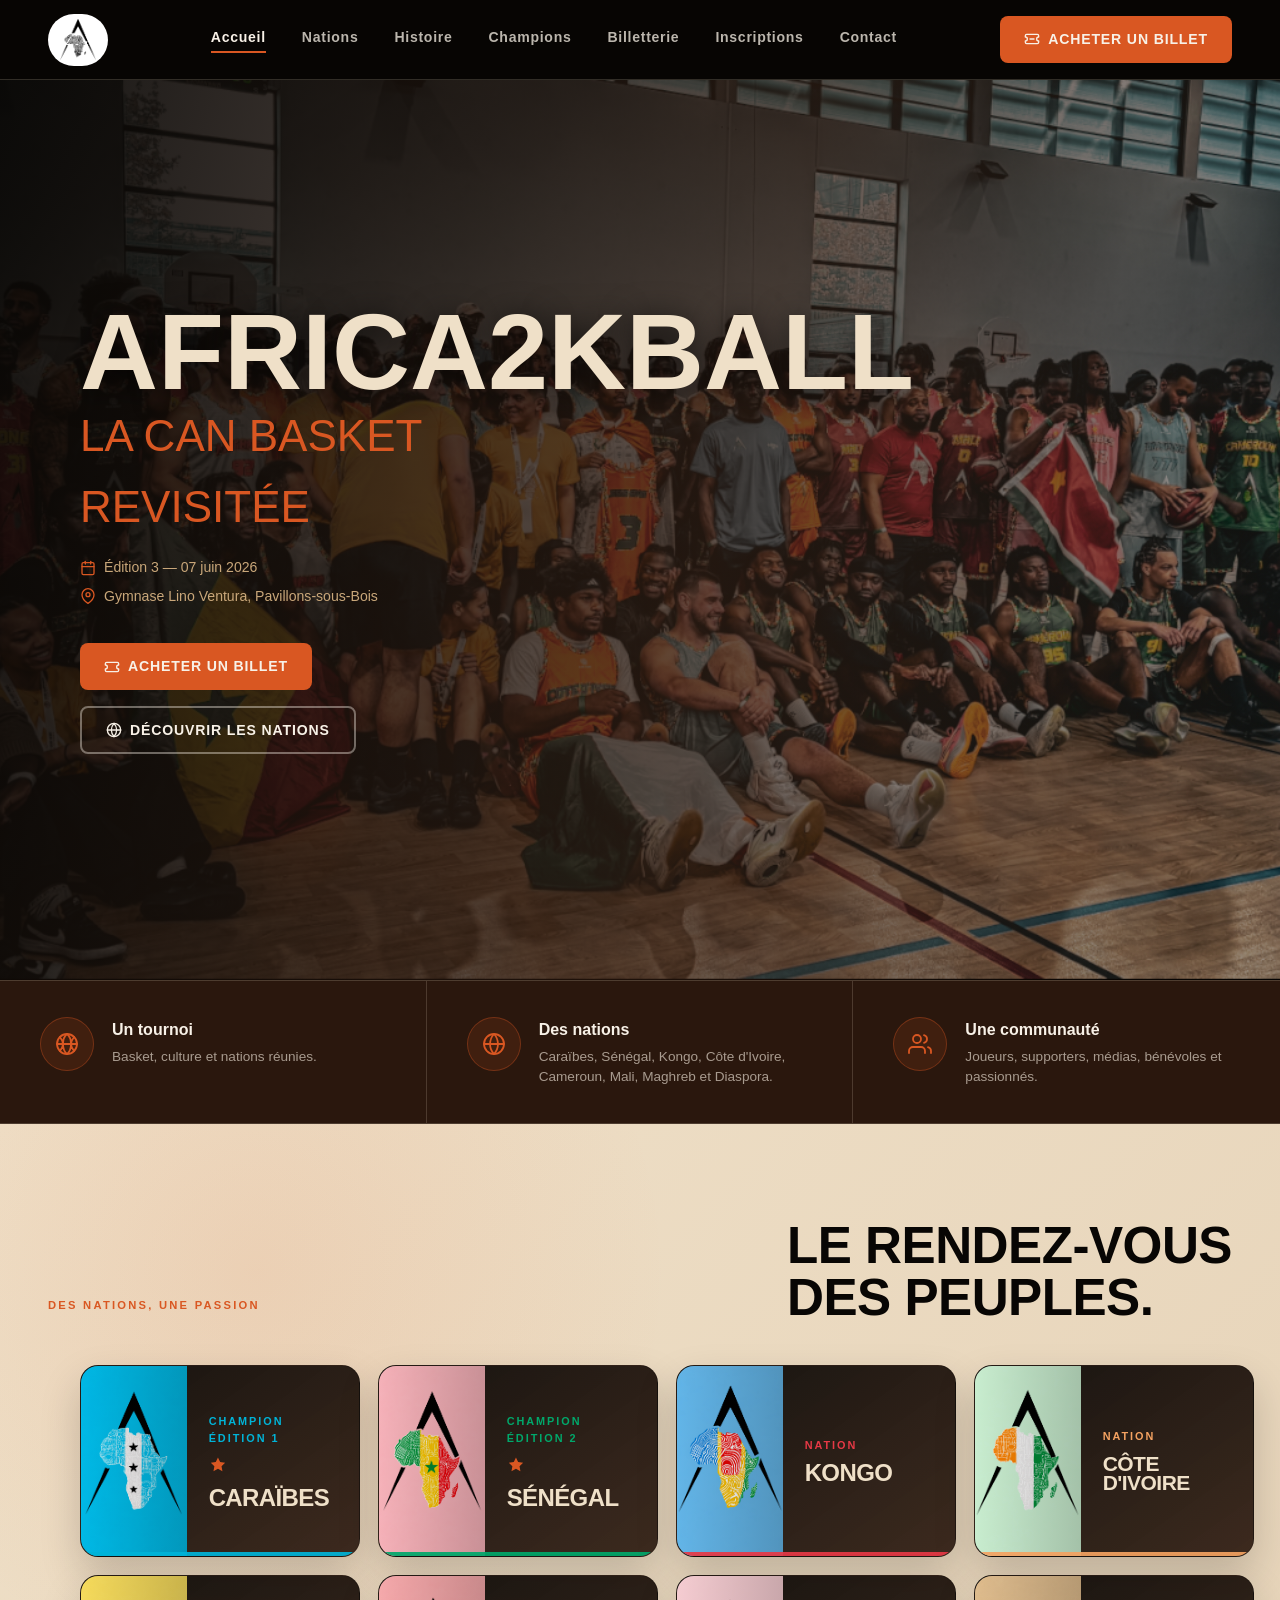
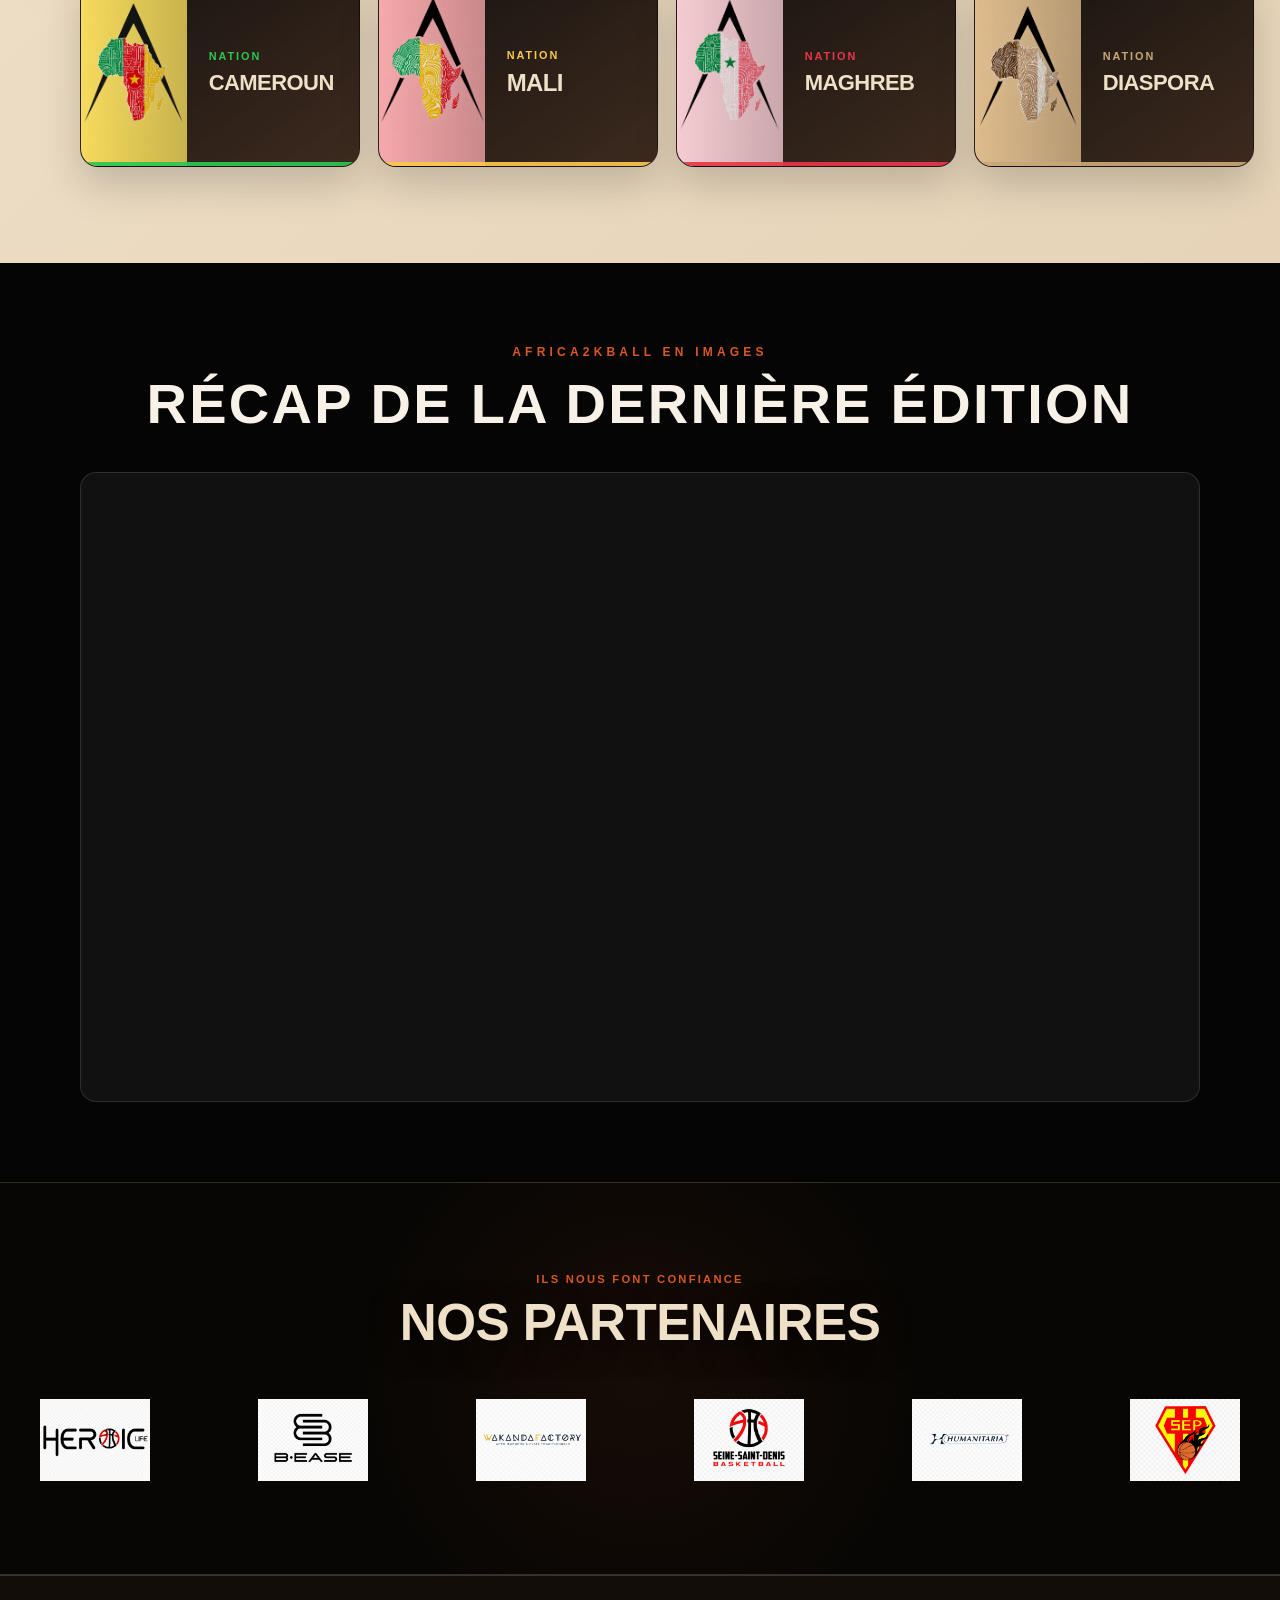
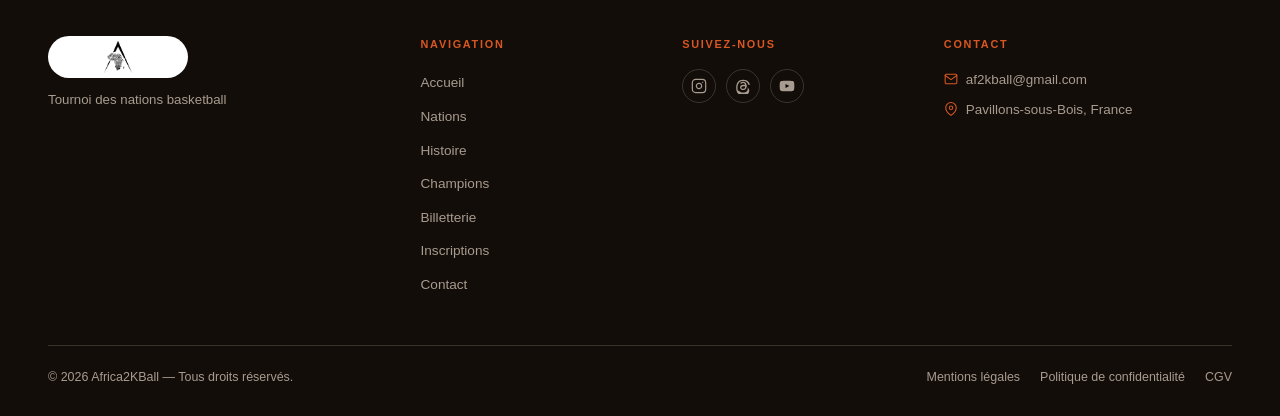
<file: index.html>
<!DOCTYPE html>
<html lang="fr">
<head>
  <meta charset="UTF-8" />
  <meta name="viewport" content="width=device-width, initial-scale=1.0" />
  <link rel="icon" type="image/png" href="assets/images/favicon.png?v=v31" />
  <link rel="apple-touch-icon" href="assets/images/apple-touch-icon.png?v=v31" />
  <title>Africa2KBall</title>
  <meta name="description" content="Africa2KBall — Tournoi des nations basketball. Édition 3 — 07 juin 2026 — Gymnase Lino Ventura, Pavillons-sous-Bois." />
  <meta property="og:type" content="website" />
  <meta property="og:url" content="https://africa2kball.com/" />
  <meta property="og:title" content="Africa2KBall — Tournoi des nations basketball" />
  <meta property="og:description" content="Africa2KBall — Tournoi des nations basketball. Édition 3 — 07 juin 2026 — Gymnase Lino Ventura, Pavillons-sous-Bois." />
  <meta property="og:image" content="https://africa2kball.com/assets/images/og-africa2kball.png" />
  <meta property="og:site_name" content="Africa2KBall" />
  <meta property="og:locale" content="fr_FR" />
  <meta name="twitter:card" content="summary_large_image" />
  <meta name="twitter:title" content="Africa2KBall — Tournoi des nations basketball" />
  <meta name="twitter:description" content="Africa2KBall — Tournoi des nations basketball. Édition 3 — 07 juin 2026 — Gymnase Lino Ventura, Pavillons-sous-Bois." />
  <meta name="twitter:image" content="https://africa2kball.com/assets/images/og-africa2kball.png" />
  <link rel="stylesheet" href="assets/css/style.css?v=menu-final-jsfix" />
  <script src="assets/js/main.js?v=menu-final-jsfix" defer></script>
</head>
<body>

<!-- ================================================================
     HEADER
================================================================ -->
<header class="header">
  <a href="index.html" class="header-logo">
    <img src="assets/images/logo-africa2kball.png" alt="Africa2KBall" />
  </a>
  <nav class="header-nav">
    <a href="index.html" class="active">Accueil</a>
    <a href="nations.html">Nations</a>
    <a href="histoire.html">Histoire</a>
    <a href="champions.html">Champions</a>
    <a href="billetterie.html">Billetterie</a>
    <a href="inscriptions.html">Inscriptions</a>
    <a href="contact.html">Contact</a>
  </nav>
  <div class="header-cta-wrap">
    <a href="billetterie.html" class="btn-primary">
      <svg width="16" height="16" viewBox="0 0 24 24" fill="none" stroke="currentColor" stroke-width="2" stroke-linecap="round" stroke-linejoin="round"><path d="M2 9a3 3 0 0 1 0 6v2a2 2 0 0 0 2 2h16a2 2 0 0 0 2-2v-2a3 3 0 0 1 0-6V7a2 2 0 0 0-2-2H4a2 2 0 0 0-2 2z"/><line x1="9" y1="12" x2="15" y2="12"/></svg>
      Acheter un billet
    </a>
  </div>
  <button class="burger" id="burger" type="button" aria-label="Ouvrir le menu de navigation" aria-expanded="false" data-mobile-menu-toggle>
    <span></span><span></span><span></span>
  </button>
</header>

<nav class="mobile-nav" id="mobileNav" aria-hidden="true" data-mobile-header-menu>
  <a href="index.html" class="active">Accueil</a>
  <a href="nations.html">Nations</a>
  <a href="histoire.html">Histoire</a>
  <a href="champions.html">Champions</a>
  <a href="billetterie.html">Billetterie</a>
  <a href="inscriptions.html">Inscriptions</a>
  <a href="contact.html">Contact</a>
  <a href="billetterie.html" class="btn-primary">Acheter un billet</a>
</nav>

<main>

<!-- ================================================================
     HERO
================================================================ -->
<section class="home-hero">
  <div class="page-hero-bg"></div>
  <div class="page-hero-overlay"></div>
  <div class="home-hero-inner">
    <h1 class="home-hero-title">AFRICA2KBALL</h1>
    <p class="home-hero-sub">La CAN Basket revisitée</p>
    <div class="home-hero-meta">
      <div class="event-meta-item">
        <svg width="16" height="16" viewBox="0 0 24 24" fill="none" stroke="currentColor" stroke-width="2" stroke-linecap="round" stroke-linejoin="round"><rect x="3" y="4" width="18" height="18" rx="2"/><line x1="16" y1="2" x2="16" y2="6"/><line x1="8" y1="2" x2="8" y2="6"/><line x1="3" y1="10" x2="21" y2="10"/></svg>
        Édition 3 &mdash; 07 juin 2026
      </div>
      <div class="event-meta-item">
        <svg width="16" height="16" viewBox="0 0 24 24" fill="none" stroke="currentColor" stroke-width="2" stroke-linecap="round" stroke-linejoin="round"><path d="M21 10c0 7-9 13-9 13s-9-6-9-13a9 9 0 0 1 18 0z"/><circle cx="12" cy="10" r="3"/></svg>
        Gymnase Lino Ventura, Pavillons-sous-Bois
      </div>
    </div>
    <div class="home-hero-actions">
      <a href="billetterie.html" class="btn-primary">
        <svg width="16" height="16" viewBox="0 0 24 24" fill="none" stroke="currentColor" stroke-width="2" stroke-linecap="round" stroke-linejoin="round"><path d="M2 9a3 3 0 0 1 0 6v2a2 2 0 0 0 2 2h16a2 2 0 0 0 2-2v-2a3 3 0 0 1 0-6V7a2 2 0 0 0-2-2H4a2 2 0 0 0-2 2z"/></svg>
        Acheter un billet
      </a>
      <a href="nations.html" class="btn-outline">
        <svg width="16" height="16" viewBox="0 0 24 24" fill="none" stroke="currentColor" stroke-width="2" stroke-linecap="round" stroke-linejoin="round"><circle cx="12" cy="12" r="10"/><line x1="2" y1="12" x2="22" y2="12"/><path d="M12 2a15.3 15.3 0 0 1 4 10 15.3 15.3 0 0 1-4 10 15.3 15.3 0 0 1-4-10 15.3 15.3 0 0 1 4-10z"/></svg>
        Découvrir les nations
      </a>
    </div>
  </div>
</section>

<!-- ================================================================
     TRIO BLOCS
================================================================ -->
<section class="home-trio">
  <div class="home-trio-grid">
    <div class="home-trio-item">
      <div class="trio-icon-wrap">
        <svg width="24" height="24" viewBox="0 0 24 24" fill="none" stroke="var(--orange)" stroke-width="1.8" stroke-linecap="round" stroke-linejoin="round"><circle cx="12" cy="12" r="10"/><path d="M4.93 4.93C6.93 7.5 8 9.63 8 12s-1.07 4.5-3.07 7.07M19.07 4.93C17.07 7.5 16 9.63 16 12s1.07 4.5 3.07 7.07M2 12h20M12 2c2.5 2 4 6 4 10s-1.5 8-4 10M12 2c-2.5 2-4 6-4 10s1.5 8 4 10"/></svg>
      </div>
      <div class="trio-text">
        <h3>Un tournoi</h3>
        <p>Basket, culture et nations réunies.</p>
      </div>
    </div>
    <div class="home-trio-item">
      <div class="trio-icon-wrap">
        <svg width="24" height="24" viewBox="0 0 24 24" fill="none" stroke="var(--orange)" stroke-width="1.8" stroke-linecap="round" stroke-linejoin="round"><circle cx="12" cy="12" r="10"/><line x1="2" y1="12" x2="22" y2="12"/><path d="M12 2a15.3 15.3 0 0 1 4 10 15.3 15.3 0 0 1-4 10 15.3 15.3 0 0 1-4-10 15.3 15.3 0 0 1 4-10z"/></svg>
      </div>
      <div class="trio-text">
        <h3>Des nations</h3>
        <p>Caraïbes, Sénégal, Kongo, Côte d'Ivoire, Cameroun, Mali, Maghreb et Diaspora.</p>
      </div>
    </div>
    <div class="home-trio-item">
      <div class="trio-icon-wrap">
        <svg width="24" height="24" viewBox="0 0 24 24" fill="none" stroke="var(--orange)" stroke-width="1.8" stroke-linecap="round" stroke-linejoin="round"><path d="M17 21v-2a4 4 0 0 0-4-4H5a4 4 0 0 0-4 4v2"/><circle cx="9" cy="7" r="4"/><path d="M23 21v-2a4 4 0 0 0-3-3.87"/><path d="M16 3.13a4 4 0 0 1 0 7.75"/></svg>
      </div>
      <div class="trio-text">
        <h3>Une communauté</h3>
        <p>Joueurs, supporters, médias, bénévoles et passionnés.</p>
      </div>
    </div>
  </div>
</section>

<!-- ================================================================
     NATIONS PREVIEW
================================================================ -->
<section class="nations-preview section">
  <div class="container">
    <div class="nations-preview-header">
      <p class="section-label">Des nations, une passion</p>
      <h2 class="section-title section-title--dark">Le rendez-vous<br>des peuples.</h2>
    </div>
    <div class="nations-cards-grid">

      <a href="nations.html" class="nation-showcase-card nation-showcase-card--caraibes">
        <div class="nation-showcase-flag">
          <img src="assets/images/flags/caraibes.png" alt="Drapeau Caraïbes" loading="lazy">
        </div>
        <div class="nation-showcase-content">
          <span class="nation-showcase-label">Champion Édition 1</span>
          <span class="champion-star champion-star--top" aria-label="Nation championne"><svg width="20" height="20" viewBox="0 0 24 24" fill="currentColor" aria-hidden="true"><path d="M12 2l2.9 6.1 6.7.9-4.8 4.7 1.2 6.6L12 17.1 6 20.3l1.2-6.6L2.4 9l6.7-.9L12 2z"/></svg></span>
          <strong>Caraïbes</strong>
        </div>
      </a>

      <a href="nations.html" class="nation-showcase-card nation-showcase-card--senegal">
        <div class="nation-showcase-flag">
          <img src="assets/images/flags/senegal.png" alt="Drapeau Sénégal" loading="lazy">
        </div>
        <div class="nation-showcase-content">
          <span class="nation-showcase-label">Champion Édition 2</span>
          <span class="champion-star champion-star--top" aria-label="Nation championne"><svg width="20" height="20" viewBox="0 0 24 24" fill="currentColor" aria-hidden="true"><path d="M12 2l2.9 6.1 6.7.9-4.8 4.7 1.2 6.6L12 17.1 6 20.3l1.2-6.6L2.4 9l6.7-.9L12 2z"/></svg></span>
          <strong>Sénégal</strong>
        </div>
      </a>

      <a href="nations.html" class="nation-showcase-card nation-showcase-card--kongo">
        <div class="nation-showcase-flag">
          <img src="assets/images/flags/kongo.png" alt="Drapeau Kongo" loading="lazy">
        </div>
        <div class="nation-showcase-content">
          <span class="nation-showcase-label">Nation</span>
          <strong>Kongo</strong>
        </div>
      </a>

      <a href="nations.html" class="nation-showcase-card nation-showcase-card--cdi">
        <div class="nation-showcase-flag">
          <img src="assets/images/flags/cote-ivoire.png" alt="Drapeau Côte d'Ivoire" loading="lazy">
        </div>
        <div class="nation-showcase-content">
          <span class="nation-showcase-label">Nation</span>
          <strong>Côte d'Ivoire</strong>
        </div>
      </a>

      <a href="nations.html" class="nation-showcase-card nation-showcase-card--cameroun">
        <div class="nation-showcase-flag">
          <img src="assets/images/flags/cameroun.png" alt="Drapeau Cameroun" loading="lazy">
        </div>
        <div class="nation-showcase-content">
          <span class="nation-showcase-label">Nation</span>
          <strong>Cameroun</strong>
        </div>
      </a>

      <a href="nations.html" class="nation-showcase-card nation-showcase-card--mali">
        <div class="nation-showcase-flag">
          <img src="assets/images/flags/mali.png" alt="Drapeau Mali" loading="lazy">
        </div>
        <div class="nation-showcase-content">
          <span class="nation-showcase-label">Nation</span>
          <strong>Mali</strong>
        </div>
      </a>

      <a href="nations.html" class="nation-showcase-card nation-showcase-card--maghreb">
        <div class="nation-showcase-flag">
          <img src="assets/images/flags/maghreb.png" alt="Drapeau Maghreb" loading="lazy">
        </div>
        <div class="nation-showcase-content">
          <span class="nation-showcase-label">Nation</span>
          <strong>Maghreb</strong>
        </div>
      </a>

      <a href="nations.html" class="nation-showcase-card nation-showcase-card--diaspora">
        <div class="nation-showcase-flag">
          <img src="assets/images/flags/diaspora.png" alt="Drapeau Diaspora" loading="lazy">
        </div>
        <div class="nation-showcase-content">
          <span class="nation-showcase-label">Nation</span>
          <strong>Diaspora</strong>
        </div>
      </a>

    </div><!-- /.nations-cards-grid -->
  </div><!-- /.container -->
</section><!-- /.nations-preview -->

<!-- ================================================================
     PARTENAIRES — bande défilante
================================================================ -->
<!-- ================================================================
     RÉCAP VIDÉO — dernière édition
================================================================ -->
<section class="edition-recap" id="recap-edition">
  <div class="section-kicker">AFRICA2KBALL EN IMAGES</div>
  <h2>Récap de la dernière édition</h2>
  <div class="youtube-wrapper">
    <iframe
      src="https://www.youtube.com/embed/RU4grJwDQt4?rel=0"
      title="Récap de la dernière édition Africa2KBall"
      frameborder="0"
      allow="accelerometer; autoplay; clipboard-write; encrypted-media; gyroscope; picture-in-picture; web-share"
      allowfullscreen
      loading="lazy"
      referrerpolicy="strict-origin-when-cross-origin">
    </iframe>
  </div>
</section><!-- /.edition-recap -->

<!-- ================================================================
     PARTENAIRES — bande défilante
================================================================ -->

<section class="partners-strip-section section">
  <div class="container partners-header">
    <p class="section-label">Ils nous font confiance</p>
    <h2 class="section-title">Nos partenaires</h2>
  </div>

  <div class="partners-marquee" aria-label="Partenaires Africa2KBall">
    <div class="partners-track">
      <div class="partner-logo-item">
        <img src="assets/images/partners/heroic.png" alt="Heroic" loading="lazy">
      </div>
      <div class="partner-logo-item">
        <img src="assets/images/partners/b-ease.png" alt="B-Ease" loading="lazy">
      </div>
      <div class="partner-logo-item">
        <img src="assets/images/partners/wakanda-factory.png" alt="Wakanda Factory" loading="lazy">
      </div>
      <div class="partner-logo-item">
        <img src="assets/images/partners/cd-93-basket.png" alt="CD 93 Basket" loading="lazy">
      </div>
      <div class="partner-logo-item">
        <img src="assets/images/partners/humanitaria.png" alt="Humanitaria" loading="lazy">
      </div>
      <div class="partner-logo-item">
        <img src="assets/images/partners/stade-lest-pavillonais-basket.png" alt="Stade L'Est Pavillonnais Basket" loading="lazy">
      </div>

      <!-- Dupliquer exactement la même liste pour la boucle fluide -->
      <div class="partner-logo-item">
        <img src="assets/images/partners/heroic.png" alt="Heroic" loading="lazy">
      </div>
      <div class="partner-logo-item">
        <img src="assets/images/partners/b-ease.png" alt="B-Ease" loading="lazy">
      </div>
      <div class="partner-logo-item">
        <img src="assets/images/partners/wakanda-factory.png" alt="Wakanda Factory" loading="lazy">
      </div>
      <div class="partner-logo-item">
        <img src="assets/images/partners/cd-93-basket.png" alt="CD 93 Basket" loading="lazy">
      </div>
      <div class="partner-logo-item">
        <img src="assets/images/partners/humanitaria.png" alt="Humanitaria" loading="lazy">
      </div>
      <div class="partner-logo-item">
        <img src="assets/images/partners/stade-lest-pavillonais-basket.png" alt="Stade L'Est Pavillonnais Basket" loading="lazy">
      </div>
    </div>
  </div>
</section><!-- /.partners-strip-section -->

</main>
<footer class="footer">
  <div class="container">
    <div class="footer-grid">
      <div class="footer-brand"><img src="assets/images/logo-africa2kball.png" alt="Africa2KBall" /><p class="footer-brand-tagline">Tournoi des nations basketball</p></div>
      <div class="footer-col"><h4>Navigation</h4><ul><li><a href="index.html" class="active">Accueil</a></li><li><a href="nations.html">Nations</a></li><li><a href="histoire.html">Histoire</a></li><li><a href="champions.html">Champions</a></li><li><a href="billetterie.html">Billetterie</a></li><li><a href="inscriptions.html">Inscriptions</a></li><li><a href="contact.html">Contact</a></li></ul></div>
      <div class="footer-col"><h4>Suivez-nous</h4><div class="footer-social"><a href="https://www.instagram.com/africa2kball/" class="footer-social-link" aria-label="Instagram" target="_blank" rel="noopener noreferrer"><svg viewBox="0 0 24 24" fill="none" stroke="currentColor" stroke-width="1.8" stroke-linecap="round" stroke-linejoin="round"><rect x="2" y="2" width="20" height="20" rx="5"/><path d="M16 11.37A4 4 0 1 1 12.63 8 4 4 0 0 1 16 11.37z"/><line x1="17.5" y1="6.5" x2="17.51" y2="6.5"/></svg></a><a href="https://www.threads.com/@africa2kball?xmt=AQG0VW9sUSEEBr_rvUQ953yunTLYi_iyUJB1lKXi1x9jV-k" class="footer-social-link" aria-label="Threads" target="_blank" rel="noopener noreferrer"><svg viewBox="0 0 192 192" fill="currentColor" width="18" height="18"><path d="M141.537 88.988c-.827-.404-1.667-.785-2.518-1.15-1.482-27.307-16.403-42.94-41.457-43.1h-.113c-14.986 0-27.449 6.397-35.12 17.036l13.779 9.452c5.73-8.695 14.724-10.548 21.347-10.548h.073c8.25.053 14.474 2.451 18.503 7.129 2.932 3.405 4.893 8.111 5.864 14.05-7.314-1.243-15.224-1.625-23.68-1.14-23.82 1.372-39.134 15.265-38.105 34.569.521 9.792 5.399 18.216 13.734 23.719 7.047 4.652 16.124 6.927 25.557 6.412 12.458-.683 22.231-5.436 29.049-14.127 5.178-6.6 8.453-15.153 9.899-25.93 5.937 3.583 10.337 8.298 12.767 13.966 4.132 9.635 4.373 25.468-8.546 38.376-11.319 11.308-24.925 16.2-45.488 16.351-22.809-.17-40.059-7.485-51.275-21.743C35.236 159.966 29.808 140.682 29.605 116c.203-24.682 5.631-43.966 16.133-57.317C57.003 44.425 74.253 37.11 97.062 36.94c22.975.171 40.526 7.521 52.171 21.848 5.71 7.026 10.015 15.861 12.853 26.163l16.147-4.308C175.793 67.48 170.38 56.553 163.014 47.491 148.085 29.124 126.251 19.712 98.118 19.518h-.113c-28.075.194-49.665 9.641-64.169 28.028C20.931 64.063 14.273 86.892 14.049 115.509L14.048 116l.001.491c.224 28.617 6.882 51.447 19.787 67.905 14.504 18.386 36.094 27.833 64.169 28.028h.113c25.03-.173 42.624-6.708 57.118-21.189 18.963-18.945 18.392-42.692 12.142-57.27-4.264-9.739-12.433-17.561-24.723-24.574l-.119-.057.001-.356zm-43.097 41.027c-10.44.588-21.286-4.098-21.821-14.135-.464-7.442 5.228-15.746 22.394-16.735 1.966-.113 3.895-.168 5.79-.168 6.235 0 12.068.606 17.371 1.765-1.978 24.702-13.58 28.713-23.734 29.273z"/></svg></a><a href="https://www.youtube.com/watch?v=RU4grJwDQt4&t=676s" class="footer-social-link" aria-label="Africa 2K Ball 2025" target="_blank" rel="noopener noreferrer"><svg viewBox="0 0 24 24" fill="currentColor"><path d="M22.54 6.42a2.78 2.78 0 0 0-1.95-1.96C18.88 4 12 4 12 4s-6.88 0-8.59.46a2.78 2.78 0 0 0-1.95 1.96A29 29 0 0 0 1 12a29 29 0 0 0 .46 5.58A2.78 2.78 0 0 0 3.41 19.6C5.12 20 12 20 12 20s6.88 0 8.59-.4a2.78 2.78 0 0 0 1.95-1.95A29 29 0 0 0 23 12a29 29 0 0 0-.46-5.58z"/><polygon fill="var(--black)" points="9.75,15.02 15.5,12 9.75,8.98 9.75,15.02"/></svg></a></div></div>
      <div class="footer-col"><h4>Contact</h4><div class="footer-contact-list"><div class="footer-contact-item"><svg viewBox="0 0 24 24" fill="none" stroke="currentColor" stroke-width="1.8" stroke-linecap="round" stroke-linejoin="round"><path d="M4 4h16c1.1 0 2 .9 2 2v12c0 1.1-.9 2-2 2H4c-1.1 0-2-.9-2-2V6c0-1.1.9-2 2-2z"/><polyline points="22,6 12,13 2,6"/></svg>af2kball@gmail.com</div><div class="footer-contact-item"><svg viewBox="0 0 24 24" fill="none" stroke="currentColor" stroke-width="1.8" stroke-linecap="round" stroke-linejoin="round"><path d="M21 10c0 7-9 13-9 13s-9-6-9-13a9 9 0 0 1 18 0z"/><circle cx="12" cy="10" r="3"/></svg>Pavillons-sous-Bois, France</div></div></div>
    </div>
    <div class="footer-bottom"><p>© 2026 Africa2KBall &mdash; Tous droits réservés.</p><div class="footer-legal"><a href="mentions-legales.html">Mentions légales</a><a href="politique-confidentialite.html">Politique de confidentialité</a><a href="cgv.html">CGV</a></div></div>
  </div>
</footer>
</body>
</html>
</file>
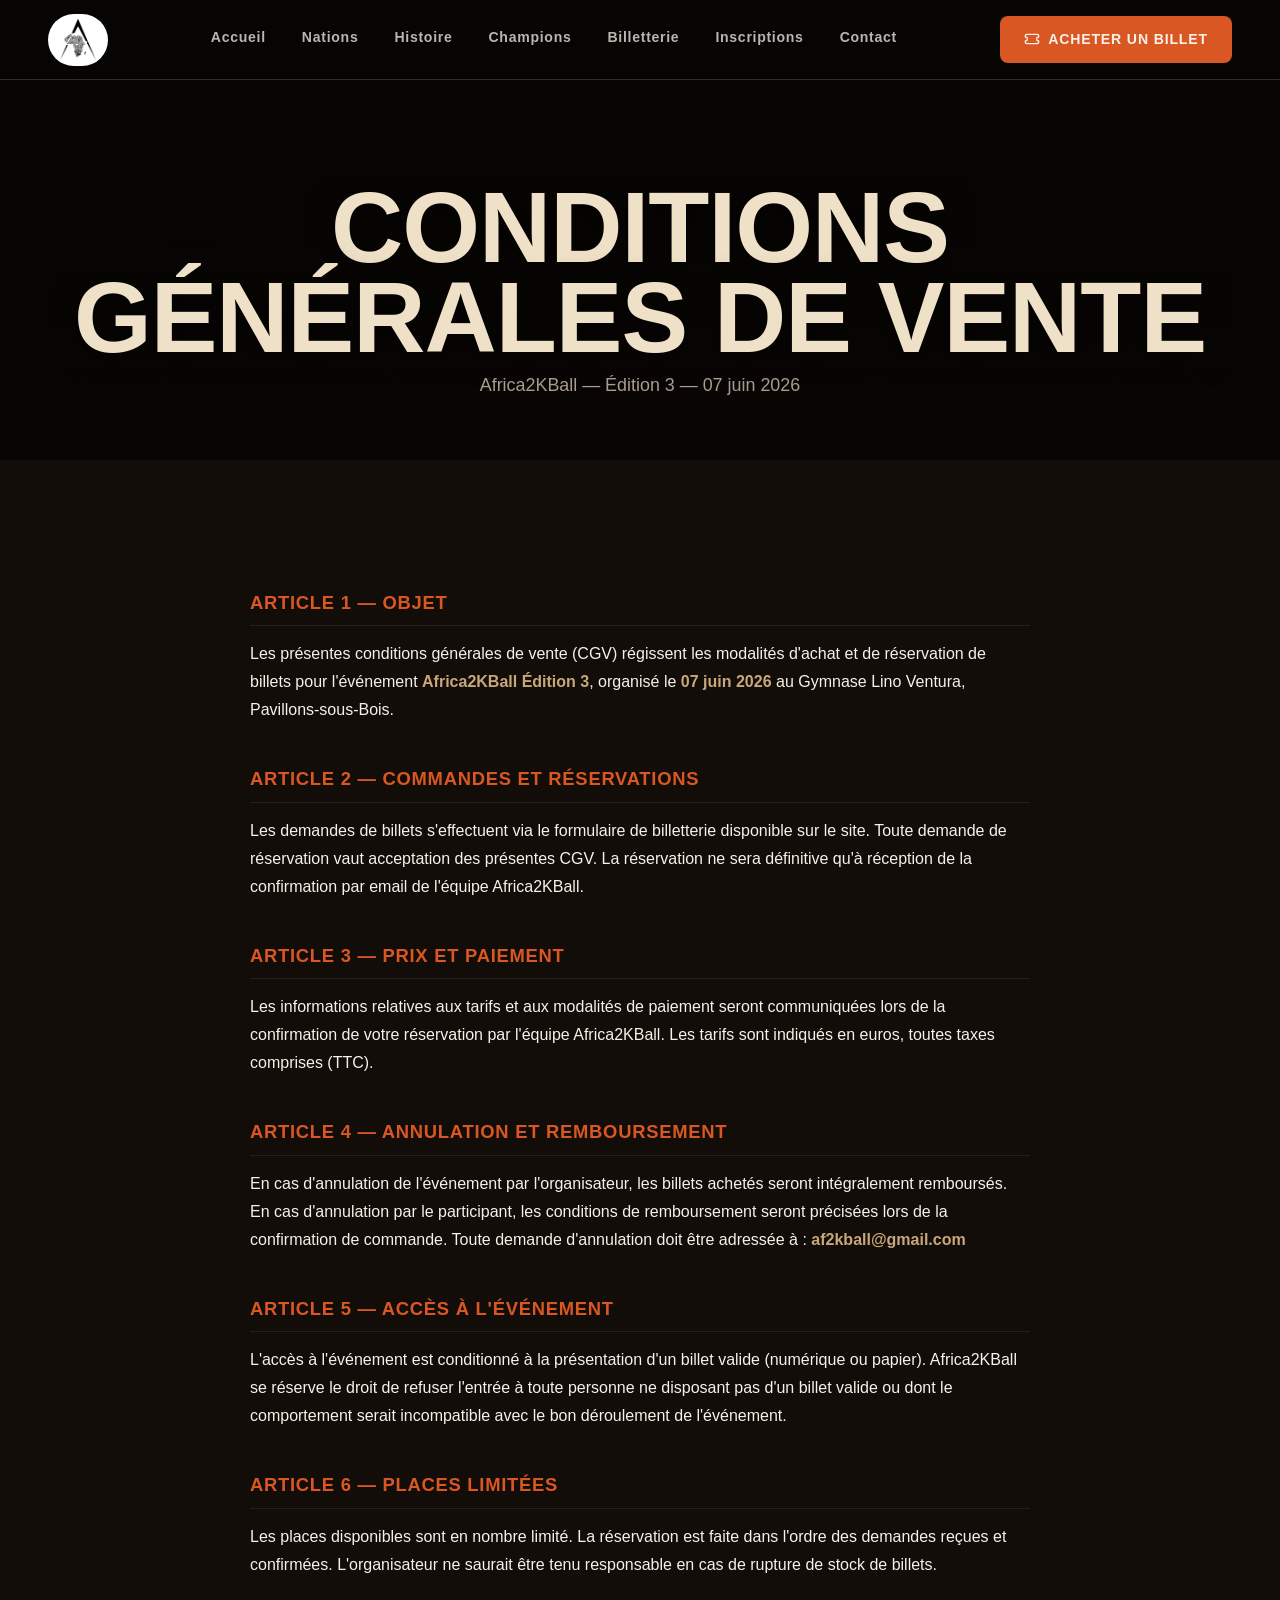
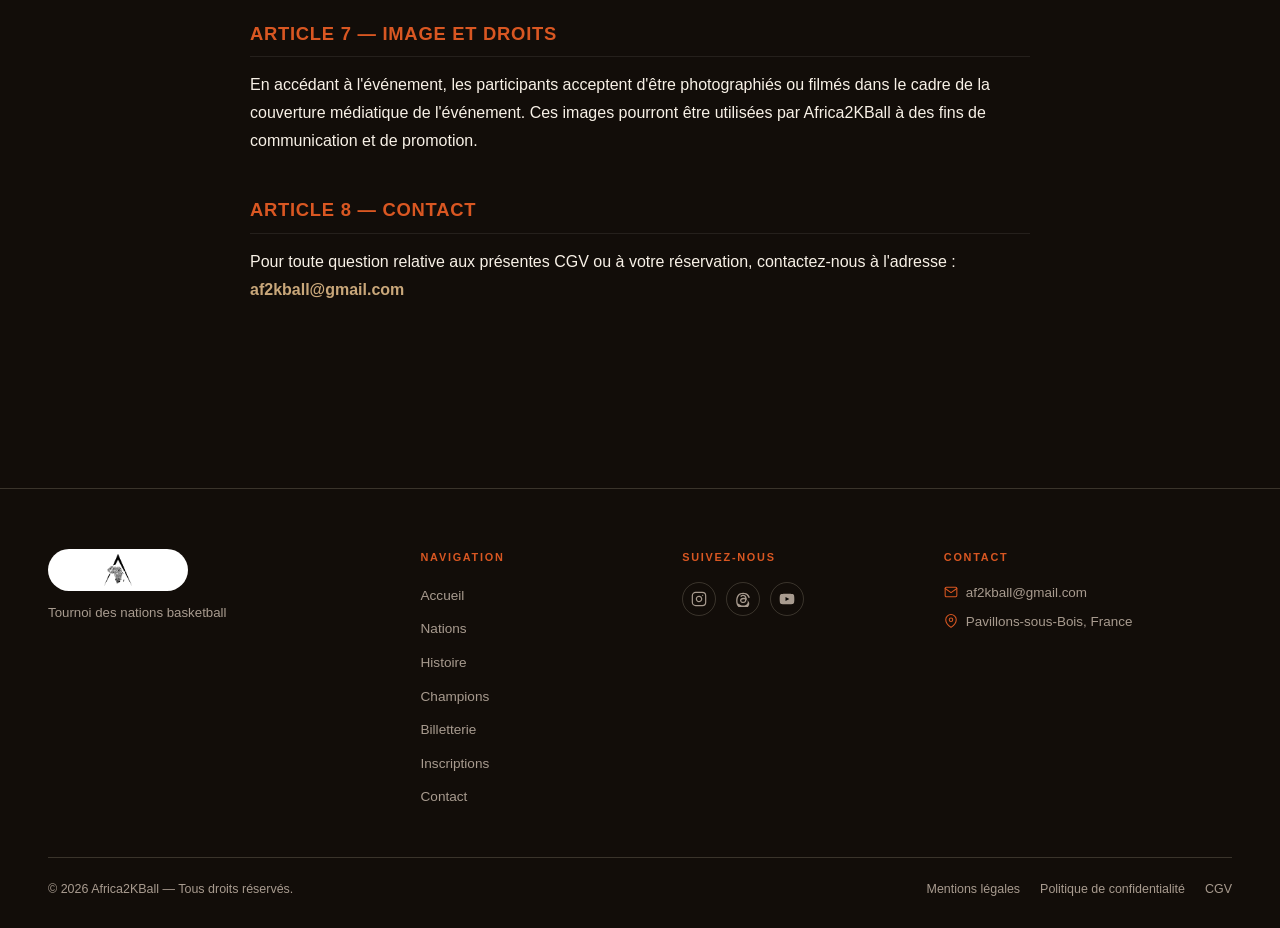
<file: cgv.html>
<!DOCTYPE html>
<html lang="fr">
<head>
  <meta charset="UTF-8" />
  <meta name="viewport" content="width=device-width, initial-scale=1.0" />
  <link rel="icon" type="image/png" href="assets/images/favicon.png?v=v31" />
  <link rel="apple-touch-icon" href="assets/images/apple-touch-icon.png?v=v31" />
  <title>Conditions Générales de Vente — Africa2KBall</title>
  <meta name="description" content="Conditions générales de vente des billets Africa2KBall." />
  <meta property="og:type" content="website" />
  <meta property="og:url" content="https://africa2kball.com/cgv.html" />
  <meta property="og:title" content="Conditions Générales de Vente — Africa2KBall" />
  <meta property="og:description" content="Conditions générales de vente des billets Africa2KBall." />
  <meta property="og:image" content="https://africa2kball.com/assets/images/og-africa2kball.png" />
  <meta property="og:site_name" content="Africa2KBall" />
  <meta property="og:locale" content="fr_FR" />
  <meta name="twitter:card" content="summary_large_image" />
  <meta name="twitter:title" content="Conditions Générales de Vente — Africa2KBall" />
  <meta name="twitter:description" content="Conditions générales de vente des billets Africa2KBall." />
  <meta name="twitter:image" content="https://africa2kball.com/assets/images/og-africa2kball.png" />
  <link rel="stylesheet" href="assets/css/style.css?v=menu-final-jsfix" />
  <script src="assets/js/main.js?v=menu-final-jsfix" defer></script>
</head>
<body>

<header class="header">
  <a href="index.html" class="header-logo"><img src="assets/images/logo-africa2kball.png" alt="Africa2KBall" /></a>
  <nav class="header-nav">
    <a href="index.html">Accueil</a><a href="nations.html">Nations</a>
    <a href="histoire.html">Histoire</a><a href="champions.html">Champions</a>
    <a href="billetterie.html">Billetterie</a><a href="inscriptions.html">Inscriptions</a>
    <a href="contact.html">Contact</a>
  </nav>
  <div class="header-cta-wrap">
    <a href="billetterie.html" class="btn-primary">
      <svg width="16" height="16" viewBox="0 0 24 24" fill="none" stroke="currentColor" stroke-width="2" stroke-linecap="round" stroke-linejoin="round"><path d="M2 9a3 3 0 0 1 0 6v2a2 2 0 0 0 2 2h16a2 2 0 0 0 2-2v-2a3 3 0 0 1 0-6V7a2 2 0 0 0-2-2H4a2 2 0 0 0-2 2z"/></svg>
      Acheter un billet
    </a>
  </div>
  <button class="burger" id="burger" type="button" aria-label="Ouvrir le menu de navigation" aria-expanded="false" data-mobile-menu-toggle><span></span><span></span><span></span></button>
</header>
<nav class="mobile-nav" id="mobileNav" aria-hidden="true" data-mobile-header-menu>
  <a href="index.html">Accueil</a><a href="nations.html">Nations</a>
  <a href="histoire.html">Histoire</a><a href="champions.html">Champions</a>
  <a href="billetterie.html">Billetterie</a><a href="inscriptions.html">Inscriptions</a>
  <a href="contact.html">Contact</a>
  <a href="billetterie.html" class="btn-primary">Acheter un billet</a>
</nav>

<main>

<section class="page-hero page-hero--compact">
  <div class="page-hero-bg"></div>
  <div class="page-hero-overlay page-hero-overlay--bottom-soft"></div>
  <div class="page-hero-content page-hero-content--centered">
    <h1 class="page-title">CONDITIONS GÉNÉRALES DE VENTE</h1>
    <p class="page-subtitle page-subtitle--centered">Africa2KBall — Édition 3 — 07 juin 2026</p>
  </div>
</section>

<section class="section section--black-soft">
  <div class="container">
    <div class="legal-content">

      <div class="legal-block">
        <h2>Article 1 — Objet</h2>
        <p>Les présentes conditions générales de vente (CGV) régissent les modalités d'achat et de réservation de billets pour l'événement <strong>Africa2KBall Édition 3</strong>, organisé le <strong>07 juin 2026</strong> au Gymnase Lino Ventura, Pavillons-sous-Bois.</p>
      </div>

      <div class="legal-block">
        <h2>Article 2 — Commandes et réservations</h2>
        <p>Les demandes de billets s'effectuent via le formulaire de billetterie disponible sur le site. Toute demande de réservation vaut acceptation des présentes CGV. La réservation ne sera définitive qu'à réception de la confirmation par email de l'équipe Africa2KBall.</p>
      </div>

      <div class="legal-block">
        <h2>Article 3 — Prix et paiement</h2>
        <p>Les informations relatives aux tarifs et aux modalités de paiement seront communiquées lors de la confirmation de votre réservation par l'équipe Africa2KBall. Les tarifs sont indiqués en euros, toutes taxes comprises (TTC).</p>
      </div>

      <div class="legal-block">
        <h2>Article 4 — Annulation et remboursement</h2>
        <p>En cas d'annulation de l'événement par l'organisateur, les billets achetés seront intégralement remboursés. En cas d'annulation par le participant, les conditions de remboursement seront précisées lors de la confirmation de commande. Toute demande d'annulation doit être adressée à : <strong>af2kball@gmail.com</strong></p>
      </div>

      <div class="legal-block">
        <h2>Article 5 — Accès à l'événement</h2>
        <p>L'accès à l'événement est conditionné à la présentation d'un billet valide (numérique ou papier). Africa2KBall se réserve le droit de refuser l'entrée à toute personne ne disposant pas d'un billet valide ou dont le comportement serait incompatible avec le bon déroulement de l'événement.</p>
      </div>

      <div class="legal-block">
        <h2>Article 6 — Places limitées</h2>
        <p>Les places disponibles sont en nombre limité. La réservation est faite dans l'ordre des demandes reçues et confirmées. L'organisateur ne saurait être tenu responsable en cas de rupture de stock de billets.</p>
      </div>

      <div class="legal-block">
        <h2>Article 7 — Image et droits</h2>
        <p>En accédant à l'événement, les participants acceptent d'être photographiés ou filmés dans le cadre de la couverture médiatique de l'événement. Ces images pourront être utilisées par Africa2KBall à des fins de communication et de promotion.</p>
      </div>

      <div class="legal-block">
        <h2>Article 8 — Contact</h2>
        <p>Pour toute question relative aux présentes CGV ou à votre réservation, contactez-nous à l'adresse : <strong>af2kball@gmail.com</strong></p>
      </div>

    </div>
  </div>
</section>

</main>

<footer class="footer">
  <div class="container">
    <div class="footer-grid">
      <div class="footer-brand"><img src="assets/images/logo-africa2kball.png" alt="Africa2KBall" /><p class="footer-brand-tagline">Tournoi des nations basketball</p></div>
      <div class="footer-col"><h4>Navigation</h4><ul><li><a href="index.html">Accueil</a></li><li><a href="nations.html">Nations</a></li><li><a href="histoire.html">Histoire</a></li><li><a href="champions.html">Champions</a></li><li><a href="billetterie.html">Billetterie</a></li><li><a href="inscriptions.html">Inscriptions</a></li><li><a href="contact.html">Contact</a></li></ul></div>
      <div class="footer-col"><h4>Suivez-nous</h4><div class="footer-social"><a href="https://www.instagram.com/africa2kball/" class="footer-social-link" aria-label="Instagram" target="_blank" rel="noopener noreferrer"><svg viewBox="0 0 24 24" fill="none" stroke="currentColor" stroke-width="1.8" stroke-linecap="round" stroke-linejoin="round"><rect x="2" y="2" width="20" height="20" rx="5"/><path d="M16 11.37A4 4 0 1 1 12.63 8 4 4 0 0 1 16 11.37z"/><line x1="17.5" y1="6.5" x2="17.51" y2="6.5"/></svg></a><a href="https://www.threads.com/@africa2kball?xmt=AQG0VW9sUSEEBr_rvUQ953yunTLYi_iyUJB1lKXi1x9jV-k" class="footer-social-link" aria-label="Threads" target="_blank" rel="noopener noreferrer"><svg viewBox="0 0 192 192" fill="currentColor" width="18" height="18"><path d="M141.537 88.988c-.827-.404-1.667-.785-2.518-1.15-1.482-27.307-16.403-42.94-41.457-43.1h-.113c-14.986 0-27.449 6.397-35.12 17.036l13.779 9.452c5.73-8.695 14.724-10.548 21.347-10.548h.073c8.25.053 14.474 2.451 18.503 7.129 2.932 3.405 4.893 8.111 5.864 14.05-7.314-1.243-15.224-1.625-23.68-1.14-23.82 1.372-39.134 15.265-38.105 34.569.521 9.792 5.399 18.216 13.734 23.719 7.047 4.652 16.124 6.927 25.557 6.412 12.458-.683 22.231-5.436 29.049-14.127 5.178-6.6 8.453-15.153 9.899-25.93 5.937 3.583 10.337 8.298 12.767 13.966 4.132 9.635 4.373 25.468-8.546 38.376-11.319 11.308-24.925 16.2-45.488 16.351-22.809-.17-40.059-7.485-51.275-21.743C35.236 159.966 29.808 140.682 29.605 116c.203-24.682 5.631-43.966 16.133-57.317C57.003 44.425 74.253 37.11 97.062 36.94c22.975.171 40.526 7.521 52.171 21.848 5.71 7.026 10.015 15.861 12.853 26.163l16.147-4.308C175.793 67.48 170.38 56.553 163.014 47.491 148.085 29.124 126.251 19.712 98.118 19.518h-.113c-28.075.194-49.665 9.641-64.169 28.028C20.931 64.063 14.273 86.892 14.049 115.509L14.048 116l.001.491c.224 28.617 6.882 51.447 19.787 67.905 14.504 18.386 36.094 27.833 64.169 28.028h.113c25.03-.173 42.624-6.708 57.118-21.189 18.963-18.945 18.392-42.692 12.142-57.27-4.264-9.739-12.433-17.561-24.723-24.574l-.119-.057.001-.356zm-43.097 41.027c-10.44.588-21.286-4.098-21.821-14.135-.464-7.442 5.228-15.746 22.394-16.735 1.966-.113 3.895-.168 5.79-.168 6.235 0 12.068.606 17.371 1.765-1.978 24.702-13.58 28.713-23.734 29.273z"/></svg></a><a href="https://www.youtube.com/watch?v=RU4grJwDQt4&t=676s" class="footer-social-link" aria-label="Africa 2K Ball 2025" target="_blank" rel="noopener noreferrer"><svg viewBox="0 0 24 24" fill="currentColor"><path d="M22.54 6.42a2.78 2.78 0 0 0-1.95-1.96C18.88 4 12 4 12 4s-6.88 0-8.59.46a2.78 2.78 0 0 0-1.95 1.96A29 29 0 0 0 1 12a29 29 0 0 0 .46 5.58A2.78 2.78 0 0 0 3.41 19.6C5.12 20 12 20 12 20s6.88 0 8.59-.4a2.78 2.78 0 0 0 1.95-1.95A29 29 0 0 0 23 12a29 29 0 0 0-.46-5.58z"/><polygon fill="var(--black)" points="9.75,15.02 15.5,12 9.75,8.98 9.75,15.02"/></svg></a></div></div>
      <div class="footer-col"><h4>Contact</h4><div class="footer-contact-list"><div class="footer-contact-item"><svg viewBox="0 0 24 24" fill="none" stroke="currentColor" stroke-width="1.8" stroke-linecap="round" stroke-linejoin="round"><path d="M4 4h16c1.1 0 2 .9 2 2v12c0 1.1-.9 2-2 2H4c-1.1 0-2-.9-2-2V6c0-1.1.9-2 2-2z"/><polyline points="22,6 12,13 2,6"/></svg>af2kball@gmail.com</div><div class="footer-contact-item"><svg viewBox="0 0 24 24" fill="none" stroke="currentColor" stroke-width="1.8" stroke-linecap="round" stroke-linejoin="round"><path d="M21 10c0 7-9 13-9 13s-9-6-9-13a9 9 0 0 1 18 0z"/><circle cx="12" cy="10" r="3"/></svg>Pavillons-sous-Bois, France</div></div></div>
    </div>
    <div class="footer-bottom"><p>© 2026 Africa2KBall &mdash; Tous droits réservés.</p><div class="footer-legal"><a href="mentions-legales.html">Mentions légales</a><a href="politique-confidentialite.html">Politique de confidentialité</a><a href="cgv.html" class="active">CGV</a></div></div>
  </div>
</footer>
</body>
</html>
</file>
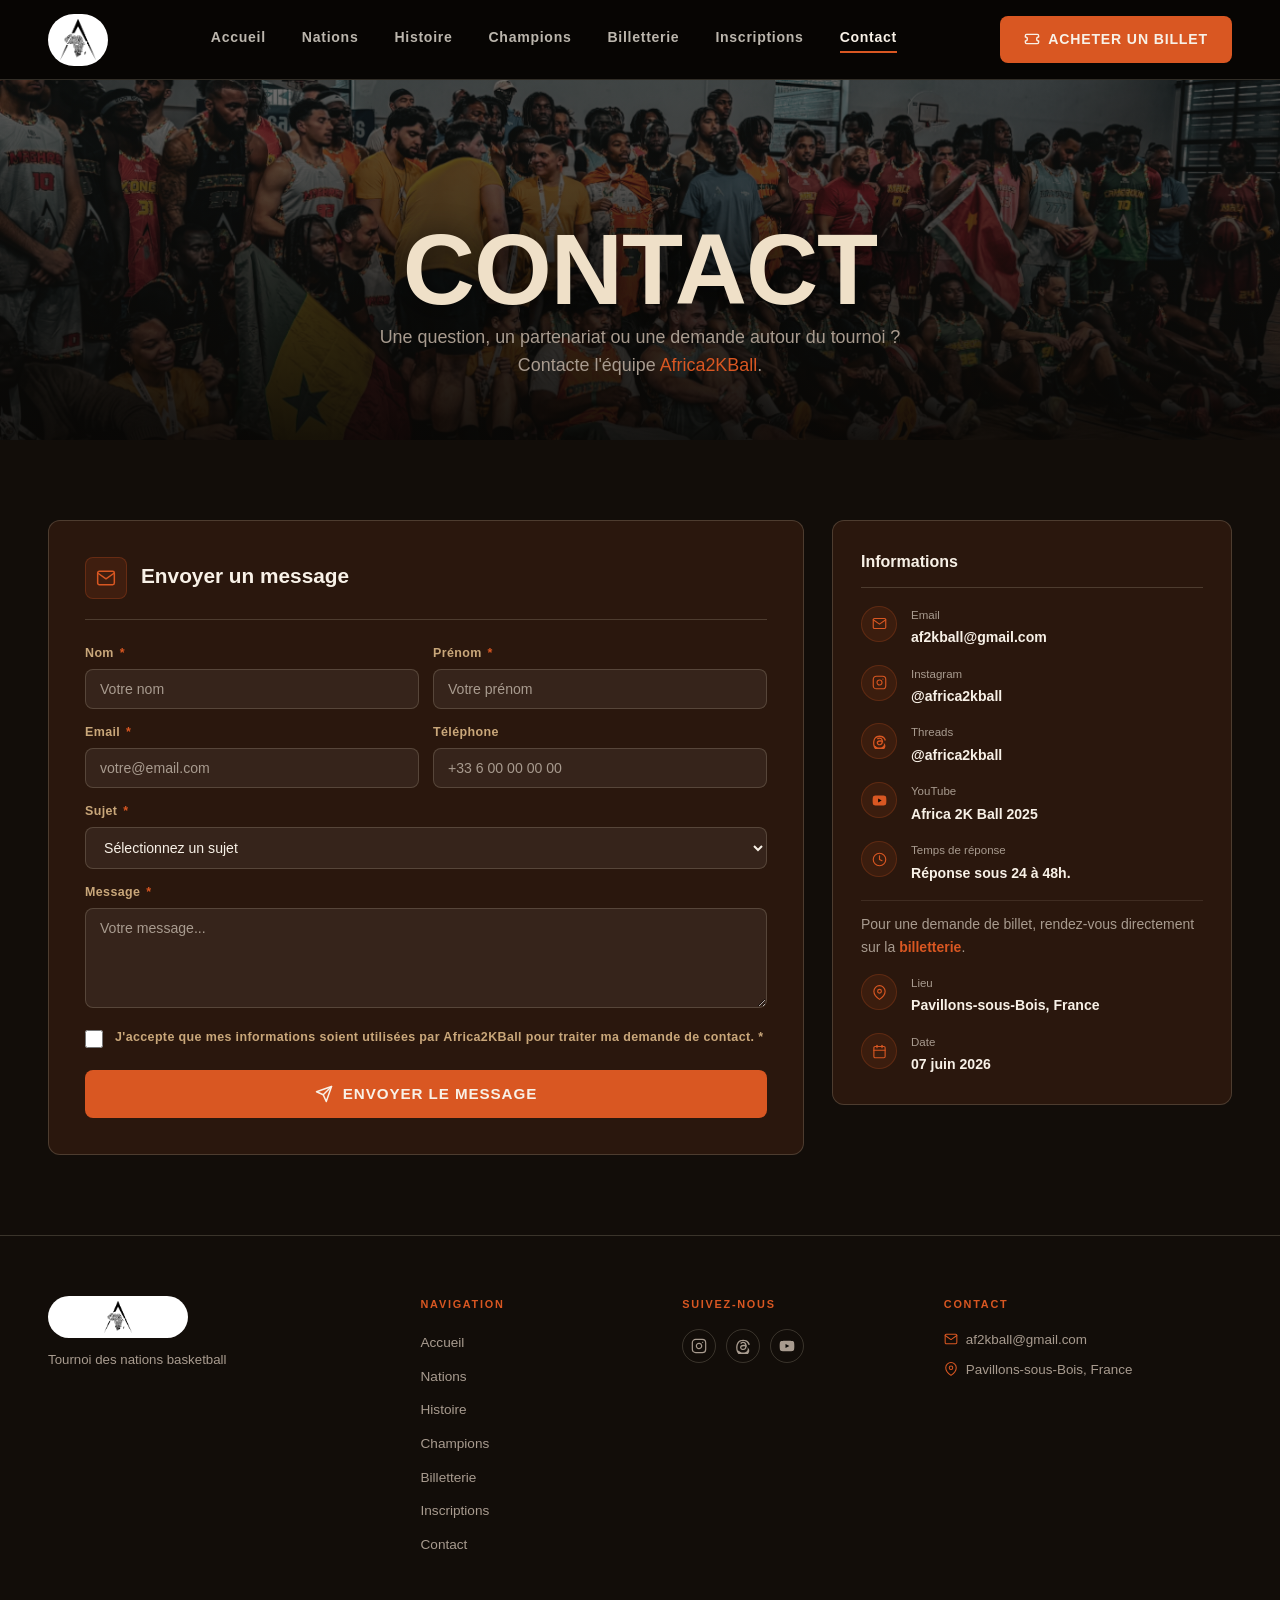
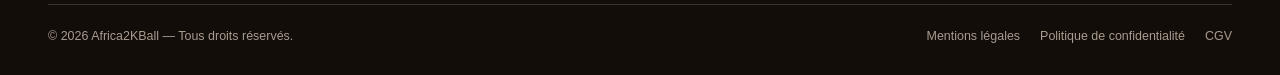
<file: contact.html>
<!DOCTYPE html>
<html lang="fr">
<head>
  <meta charset="UTF-8" />
  <meta name="viewport" content="width=device-width, initial-scale=1.0" />
  <link rel="icon" type="image/png" href="assets/images/favicon.png?v=v31" />
  <link rel="apple-touch-icon" href="assets/images/apple-touch-icon.png?v=v31" />
  <title>Contact — Africa2KBall</title>
  <meta name="description" content="Contacte l'équipe Africa2KBall. Tournoi basketball Édition 3 — 07 juin 2026." />
  <meta property="og:type" content="website" />
  <meta property="og:url" content="https://africa2kball.com/contact.html" />
  <meta property="og:title" content="Contact — Africa2KBall" />
  <meta property="og:description" content="Contacte l'équipe Africa2KBall. Tournoi basketball Édition 3 — 07 juin 2026." />
  <meta property="og:image" content="https://africa2kball.com/assets/images/og-africa2kball.png" />
  <meta property="og:site_name" content="Africa2KBall" />
  <meta property="og:locale" content="fr_FR" />
  <meta name="twitter:card" content="summary_large_image" />
  <meta name="twitter:title" content="Contact — Africa2KBall" />
  <meta name="twitter:description" content="Contacte l'équipe Africa2KBall. Tournoi basketball Édition 3 — 07 juin 2026." />
  <meta name="twitter:image" content="https://africa2kball.com/assets/images/og-africa2kball.png" />
  <link rel="stylesheet" href="assets/css/style.css?v=menu-final-jsfix" />
  <script src="assets/js/main.js?v=menu-final-jsfix" defer></script>
</head>
<body>

<header class="header">
  <a href="index.html" class="header-logo"><img src="assets/images/logo-africa2kball.png" alt="Africa2KBall" /></a>
  <nav class="header-nav">
    <a href="index.html">Accueil</a><a href="nations.html">Nations</a>
    <a href="histoire.html">Histoire</a><a href="champions.html">Champions</a>
    <a href="billetterie.html">Billetterie</a><a href="inscriptions.html">Inscriptions</a>
    <a href="contact.html" class="active">Contact</a>
  </nav>
  <div class="header-cta-wrap">
    <a href="billetterie.html" class="btn-primary">
      <svg width="16" height="16" viewBox="0 0 24 24" fill="none" stroke="currentColor" stroke-width="2" stroke-linecap="round" stroke-linejoin="round"><path d="M2 9a3 3 0 0 1 0 6v2a2 2 0 0 0 2 2h16a2 2 0 0 0 2-2v-2a3 3 0 0 1 0-6V7a2 2 0 0 0-2-2H4a2 2 0 0 0-2 2z"/></svg>
      Acheter un billet
    </a>
  </div>
  <button class="burger" id="burger" type="button" aria-label="Ouvrir le menu de navigation" aria-expanded="false" data-mobile-menu-toggle><span></span><span></span><span></span></button>
</header>
<nav class="mobile-nav" id="mobileNav" aria-hidden="true" data-mobile-header-menu>
  <a href="index.html">Accueil</a><a href="nations.html">Nations</a>
  <a href="histoire.html">Histoire</a><a href="champions.html">Champions</a>
  <a href="billetterie.html">Billetterie</a><a href="inscriptions.html">Inscriptions</a>
  <a href="contact.html" class="active">Contact</a>
  <a href="billetterie.html" class="btn-primary">Acheter un billet</a>
</nav>

<main>

<!-- HERO -->
<section class="page-hero page-hero--medium contact-hero">
  <div class="page-hero-bg contact-hero-bg"></div>
  <div class="page-hero-overlay page-hero-overlay--bottom-soft"></div>
  <div class="page-hero-content page-hero-content--centered">
    <h1 class="page-title">CONTACT</h1>
    <p class="page-subtitle page-subtitle--centered">
      Une question, un partenariat ou une demande autour du tournoi ?<br>
      Contacte l'équipe <span class="text-orange">Africa2KBall</span>.
    </p>
  </div>
</section>

<!-- SECTION PRINCIPALE -->
<section class="section section--black-soft">
  <div class="container">
    <div class="contact-layout">

      <!-- FORMULAIRE -->
      <div class="form-card form-card--flex">

        <div class="form-card-header">
          <div class="form-card-icon">
            <svg viewBox="0 0 24 24" fill="none" stroke="var(--orange)" stroke-width="1.8" stroke-linecap="round" stroke-linejoin="round"><path d="M4 4h16c1.1 0 2 .9 2 2v12c0 1.1-.9 2-2 2H4c-1.1 0-2-.9-2-2V6c0-1.1.9-2 2-2z"/><polyline points="22,6 12,13 2,6"/></svg>
          </div>
          <h2 class="form-card-title">Envoyer un message</h2>
        </div>

        <form id="formContact" novalidate>

          <div class="form-grid">

            <div class="form-group" id="grp-c-nom">
              <label for="c-nom">Nom <span class="req">*</span></label>
              <input type="text" id="c-nom" name="nom" placeholder="Votre nom" autocomplete="family-name" />
              <span class="form-error-msg" id="err-c-nom">Veuillez indiquer votre nom.</span>
            </div>

            <div class="form-group" id="grp-c-prenom">
              <label for="c-prenom">Prénom <span class="req">*</span></label>
              <input type="text" id="c-prenom" name="prenom" placeholder="Votre prénom" autocomplete="given-name" />
              <span class="form-error-msg" id="err-c-prenom">Veuillez indiquer votre prénom.</span>
            </div>

            <div class="form-group" id="grp-c-email">
              <label for="c-email">Email <span class="req">*</span></label>
              <input type="email" id="c-email" name="email" placeholder="votre@email.com" autocomplete="email" />
              <span class="form-error-msg" id="err-c-email">Veuillez indiquer un email valide.</span>
            </div>

            <div class="form-group" id="grp-c-tel">
              <label for="c-tel">Téléphone</label>
              <input type="tel" id="c-tel" name="telephone" placeholder="+33 6 00 00 00 00" autocomplete="tel" />
              <span class="form-error-msg" id="err-c-tel"></span>
            </div>

            <div class="form-group full" id="grp-c-sujet">
              <label for="c-sujet">Sujet <span class="req">*</span></label>
              <select id="c-sujet" name="sujet">
                <option value="" disabled selected>Sélectionnez un sujet</option>
                <option value="billetterie">Billetterie</option>
                <option value="partenariat">Partenariat</option>
                <option value="media">Accréditation média</option>
                <option value="benevole">Bénévolat</option>
                <option value="autre">Autre</option>
              </select>
              <span class="form-error-msg" id="err-c-sujet">Veuillez sélectionner un sujet.</span>
            </div>

            <div class="form-group full" id="grp-c-message">
              <label for="c-message">Message <span class="req">*</span></label>
              <textarea id="c-message" name="message" placeholder="Votre message..." class="textarea--tall"></textarea>
              <span class="form-error-msg" id="err-c-message">Veuillez indiquer votre message.</span>
            </div>

          </div>


          <div class="form-group form-group--checkbox full" id="grp-c-rgpd">
            <label class="checkbox-label">
              <input type="checkbox" id="c-rgpd" name="rgpd" />
              <span>J'accepte que mes informations soient utilisées par Africa2KBall pour traiter ma demande de contact.&nbsp;*</span>
            </label>
            <span class="form-error-msg" id="err-c-rgpd">Vous devez accepter pour continuer.</span>
          </div>

                    <div class="form-submit">
            <button type="submit" class="btn-submit">
              <svg width="16" height="16" viewBox="0 0 24 24" fill="none" stroke="currentColor" stroke-width="2" stroke-linecap="round" stroke-linejoin="round"><line x1="22" y1="2" x2="11" y2="13"/><polygon points="22 2 15 22 11 13 2 9 22 2"/></svg>
              Envoyer le message
            </button>
          </div>

        </form>

        <div class="form-feedback" id="feedbackContact"></div>

      </div>

      <!-- SIDEBAR -->
      <div class="contact-sidebar">

        <!-- Infos -->
        <div class="info-card">
          <h3 class="info-card-title">Informations</h3>
          <div class="info-card-list">
            <div class="info-card-item">
              <div class="info-card-icon">
                <svg viewBox="0 0 24 24" fill="none" stroke="var(--orange)" stroke-width="1.8" stroke-linecap="round" stroke-linejoin="round"><path d="M4 4h16c1.1 0 2 .9 2 2v12c0 1.1-.9 2-2 2H4c-1.1 0-2-.9-2-2V6c0-1.1.9-2 2-2z"/><polyline points="22,6 12,13 2,6"/></svg>
              </div>
              <div>
                <p class="info-label">Email</p>
                <p class="info-value"><a href="mailto:af2kball@gmail.com" style="color:inherit;">af2kball@gmail.com</a></p>
              </div>
            </div>
            <div class="info-card-item">
              <div class="info-card-icon">
                <svg viewBox="0 0 24 24" fill="none" stroke="var(--orange)" stroke-width="1.8" stroke-linecap="round" stroke-linejoin="round"><rect x="2" y="2" width="20" height="20" rx="5"/><path d="M16 11.37A4 4 0 1 1 12.63 8 4 4 0 0 1 16 11.37z"/><line x1="17.5" y1="6.5" x2="17.51" y2="6.5"/></svg>
              </div>
              <div>
                <p class="info-label">Instagram</p>
                <p class="info-value"><a href="https://www.instagram.com/africa2kball/" target="_blank" rel="noopener noreferrer" style="color:inherit;">@africa2kball</a></p>
              </div>
            </div>
            <div class="info-card-item">
              <div class="info-card-icon">
                <svg viewBox="0 0 192 192" fill="var(--orange)" width="18" height="18"><path d="M141.537 88.988c-.827-.404-1.667-.785-2.518-1.15-1.482-27.307-16.403-42.94-41.457-43.1h-.113c-14.986 0-27.449 6.397-35.12 17.036l13.779 9.452c5.73-8.695 14.724-10.548 21.347-10.548h.073c8.25.053 14.474 2.451 18.503 7.129 2.932 3.405 4.893 8.111 5.864 14.05-7.314-1.243-15.224-1.625-23.68-1.14-23.82 1.372-39.134 15.265-38.105 34.569.521 9.792 5.399 18.216 13.734 23.719 7.047 4.652 16.124 6.927 25.557 6.412 12.458-.683 22.231-5.436 29.049-14.127 5.178-6.6 8.453-15.153 9.899-25.93 5.937 3.583 10.337 8.298 12.767 13.966 4.132 9.635 4.373 25.468-8.546 38.376-11.319 11.308-24.925 16.2-45.488 16.351-22.809-.17-40.059-7.485-51.275-21.743C35.236 159.966 29.808 140.682 29.605 116c.203-24.682 5.631-43.966 16.133-57.317C57.003 44.425 74.253 37.11 97.062 36.94c22.975.171 40.526 7.521 52.171 21.848 5.71 7.026 10.015 15.861 12.853 26.163l16.147-4.308C175.793 67.48 170.38 56.553 163.014 47.491 148.085 29.124 126.251 19.712 98.118 19.518h-.113c-28.075.194-49.665 9.641-64.169 28.028C20.931 64.063 14.273 86.892 14.049 115.509L14.048 116l.001.491c.224 28.617 6.882 51.447 19.787 67.905 14.504 18.386 36.094 27.833 64.169 28.028h.113c25.03-.173 42.624-6.708 57.118-21.189 18.963-18.945 18.392-42.692 12.142-57.27-4.264-9.739-12.433-17.561-24.723-24.574l-.119-.057.001-.356zm-43.097 41.027c-10.44.588-21.286-4.098-21.821-14.135-.464-7.442 5.228-15.746 22.394-16.735 1.966-.113 3.895-.168 5.79-.168 6.235 0 12.068.606 17.371 1.765-1.978 24.702-13.58 28.713-23.734 29.273z"/></svg>
              </div>
              <div>
                <p class="info-label">Threads</p>
                <p class="info-value"><a href="https://www.threads.com/@africa2kball?xmt=AQG0VW9sUSEEBr_rvUQ953yunTLYi_iyUJB1lKXi1x9jV-k" target="_blank" rel="noopener noreferrer" style="color:inherit;">@africa2kball</a></p>
              </div>
            </div>
            <div class="info-card-item">
              <div class="info-card-icon">
                <svg viewBox="0 0 24 24" fill="var(--orange)" width="18" height="18"><path d="M22.54 6.42a2.78 2.78 0 0 0-1.95-1.96C18.88 4 12 4 12 4s-6.88 0-8.59.46a2.78 2.78 0 0 0-1.95 1.96A29 29 0 0 0 1 12a29 29 0 0 0 .46 5.58A2.78 2.78 0 0 0 3.41 19.6C5.12 20 12 20 12 20s6.88 0 8.59-.4a2.78 2.78 0 0 0 1.95-1.95A29 29 0 0 0 23 12a29 29 0 0 0-.46-5.58z"/><polygon fill="var(--black)" points="9.75,15.02 15.5,12 9.75,8.98 9.75,15.02"/></svg>
              </div>
              <div>
                <p class="info-label">YouTube</p>
                <p class="info-value"><a href="https://www.youtube.com/watch?v=RU4grJwDQt4&amp;t=676s" target="_blank" rel="noopener noreferrer" style="color:inherit;">Africa 2K Ball 2025</a></p>
              </div>
            </div>
            <div class="info-card-item">
              <div class="info-card-icon">
                <svg viewBox="0 0 24 24" fill="none" stroke="var(--orange)" stroke-width="1.8" stroke-linecap="round" stroke-linejoin="round"><circle cx="12" cy="12" r="10"/><polyline points="12 6 12 12 16 14"/></svg>
              </div>
              <div>
                <p class="info-label">Temps de réponse</p>
                <p class="info-value">Réponse sous 24 à 48h.</p>
              </div>
            </div>
            <div class="info-card-item contact-cta-billet">
              <p>Pour une demande de billet, rendez-vous directement sur la <a href="billetterie.html" style="color:var(--orange); font-weight:600;">billetterie</a>.</p>
            </div>
            <div class="info-card-item">
              <div class="info-card-icon">
                <svg viewBox="0 0 24 24" fill="none" stroke="var(--orange)" stroke-width="1.8" stroke-linecap="round" stroke-linejoin="round"><path d="M21 10c0 7-9 13-9 13s-9-6-9-13a9 9 0 0 1 18 0z"/><circle cx="12" cy="10" r="3"/></svg>
              </div>
              <div>
                <p class="info-label">Lieu</p>
                <p class="info-value">Pavillons-sous-Bois, France</p>
              </div>
            </div>
            <div class="info-card-item">
              <div class="info-card-icon">
                <svg viewBox="0 0 24 24" fill="none" stroke="var(--orange)" stroke-width="1.8" stroke-linecap="round" stroke-linejoin="round"><rect x="3" y="4" width="18" height="18" rx="2"/><line x1="16" y1="2" x2="16" y2="6"/><line x1="8" y1="2" x2="8" y2="6"/><line x1="3" y1="10" x2="21" y2="10"/></svg>
              </div>
              <div>
                <p class="info-label">Date</p>
                <p class="info-value">07 juin 2026</p>
              </div>
            </div>
          </div><!-- /.info-card-list -->
        </div><!-- /.info-card -->
      </div><!-- /.contact-sidebar -->

    </div><!-- /.contact-layout -->
  </div><!-- /.container -->
</section><!-- /.section -->

</main>
<footer class="footer">
  <div class="container">
    <div class="footer-grid">
      <div class="footer-brand"><img src="assets/images/logo-africa2kball.png" alt="Africa2KBall" /><p class="footer-brand-tagline">Tournoi des nations basketball</p></div>
      <div class="footer-col"><h4>Navigation</h4><ul><li><a href="index.html">Accueil</a></li><li><a href="nations.html">Nations</a></li><li><a href="histoire.html">Histoire</a></li><li><a href="champions.html">Champions</a></li><li><a href="billetterie.html">Billetterie</a></li><li><a href="inscriptions.html">Inscriptions</a></li><li><a href="contact.html">Contact</a></li></ul></div>
      <div class="footer-col"><h4>Suivez-nous</h4><div class="footer-social"><a href="https://www.instagram.com/africa2kball/" class="footer-social-link" aria-label="Instagram" target="_blank" rel="noopener noreferrer"><svg viewBox="0 0 24 24" fill="none" stroke="currentColor" stroke-width="1.8" stroke-linecap="round" stroke-linejoin="round"><rect x="2" y="2" width="20" height="20" rx="5"/><path d="M16 11.37A4 4 0 1 1 12.63 8 4 4 0 0 1 16 11.37z"/><line x1="17.5" y1="6.5" x2="17.51" y2="6.5"/></svg></a><a href="https://www.threads.com/@africa2kball?xmt=AQG0VW9sUSEEBr_rvUQ953yunTLYi_iyUJB1lKXi1x9jV-k" class="footer-social-link" aria-label="Threads" target="_blank" rel="noopener noreferrer"><svg viewBox="0 0 192 192" fill="currentColor" width="18" height="18"><path d="M141.537 88.988c-.827-.404-1.667-.785-2.518-1.15-1.482-27.307-16.403-42.94-41.457-43.1h-.113c-14.986 0-27.449 6.397-35.12 17.036l13.779 9.452c5.73-8.695 14.724-10.548 21.347-10.548h.073c8.25.053 14.474 2.451 18.503 7.129 2.932 3.405 4.893 8.111 5.864 14.05-7.314-1.243-15.224-1.625-23.68-1.14-23.82 1.372-39.134 15.265-38.105 34.569.521 9.792 5.399 18.216 13.734 23.719 7.047 4.652 16.124 6.927 25.557 6.412 12.458-.683 22.231-5.436 29.049-14.127 5.178-6.6 8.453-15.153 9.899-25.93 5.937 3.583 10.337 8.298 12.767 13.966 4.132 9.635 4.373 25.468-8.546 38.376-11.319 11.308-24.925 16.2-45.488 16.351-22.809-.17-40.059-7.485-51.275-21.743C35.236 159.966 29.808 140.682 29.605 116c.203-24.682 5.631-43.966 16.133-57.317C57.003 44.425 74.253 37.11 97.062 36.94c22.975.171 40.526 7.521 52.171 21.848 5.71 7.026 10.015 15.861 12.853 26.163l16.147-4.308C175.793 67.48 170.38 56.553 163.014 47.491 148.085 29.124 126.251 19.712 98.118 19.518h-.113c-28.075.194-49.665 9.641-64.169 28.028C20.931 64.063 14.273 86.892 14.049 115.509L14.048 116l.001.491c.224 28.617 6.882 51.447 19.787 67.905 14.504 18.386 36.094 27.833 64.169 28.028h.113c25.03-.173 42.624-6.708 57.118-21.189 18.963-18.945 18.392-42.692 12.142-57.27-4.264-9.739-12.433-17.561-24.723-24.574l-.119-.057.001-.356zm-43.097 41.027c-10.44.588-21.286-4.098-21.821-14.135-.464-7.442 5.228-15.746 22.394-16.735 1.966-.113 3.895-.168 5.79-.168 6.235 0 12.068.606 17.371 1.765-1.978 24.702-13.58 28.713-23.734 29.273z"/></svg></a><a href="https://www.youtube.com/watch?v=RU4grJwDQt4&t=676s" class="footer-social-link" aria-label="Africa 2K Ball 2025" target="_blank" rel="noopener noreferrer"><svg viewBox="0 0 24 24" fill="currentColor"><path d="M22.54 6.42a2.78 2.78 0 0 0-1.95-1.96C18.88 4 12 4 12 4s-6.88 0-8.59.46a2.78 2.78 0 0 0-1.95 1.96A29 29 0 0 0 1 12a29 29 0 0 0 .46 5.58A2.78 2.78 0 0 0 3.41 19.6C5.12 20 12 20 12 20s6.88 0 8.59-.4a2.78 2.78 0 0 0 1.95-1.95A29 29 0 0 0 23 12a29 29 0 0 0-.46-5.58z"/><polygon fill="var(--black)" points="9.75,15.02 15.5,12 9.75,8.98 9.75,15.02"/></svg></a></div></div>
      <div class="footer-col"><h4>Contact</h4><div class="footer-contact-list"><div class="footer-contact-item"><svg viewBox="0 0 24 24" fill="none" stroke="currentColor" stroke-width="1.8" stroke-linecap="round" stroke-linejoin="round"><path d="M4 4h16c1.1 0 2 .9 2 2v12c0 1.1-.9 2-2 2H4c-1.1 0-2-.9-2-2V6c0-1.1.9-2 2-2z"/><polyline points="22,6 12,13 2,6"/></svg>af2kball@gmail.com</div><div class="footer-contact-item"><svg viewBox="0 0 24 24" fill="none" stroke="currentColor" stroke-width="1.8" stroke-linecap="round" stroke-linejoin="round"><path d="M21 10c0 7-9 13-9 13s-9-6-9-13a9 9 0 0 1 18 0z"/><circle cx="12" cy="10" r="3"/></svg>Pavillons-sous-Bois, France</div></div></div>
    </div>
    <div class="footer-bottom"><p>© 2026 Africa2KBall &mdash; Tous droits réservés.</p><div class="footer-legal"><a href="mentions-legales.html">Mentions légales</a><a href="politique-confidentialite.html">Politique de confidentialité</a><a href="cgv.html">CGV</a></div></div>
  </div>
</footer>
</body>
</html>
</file>
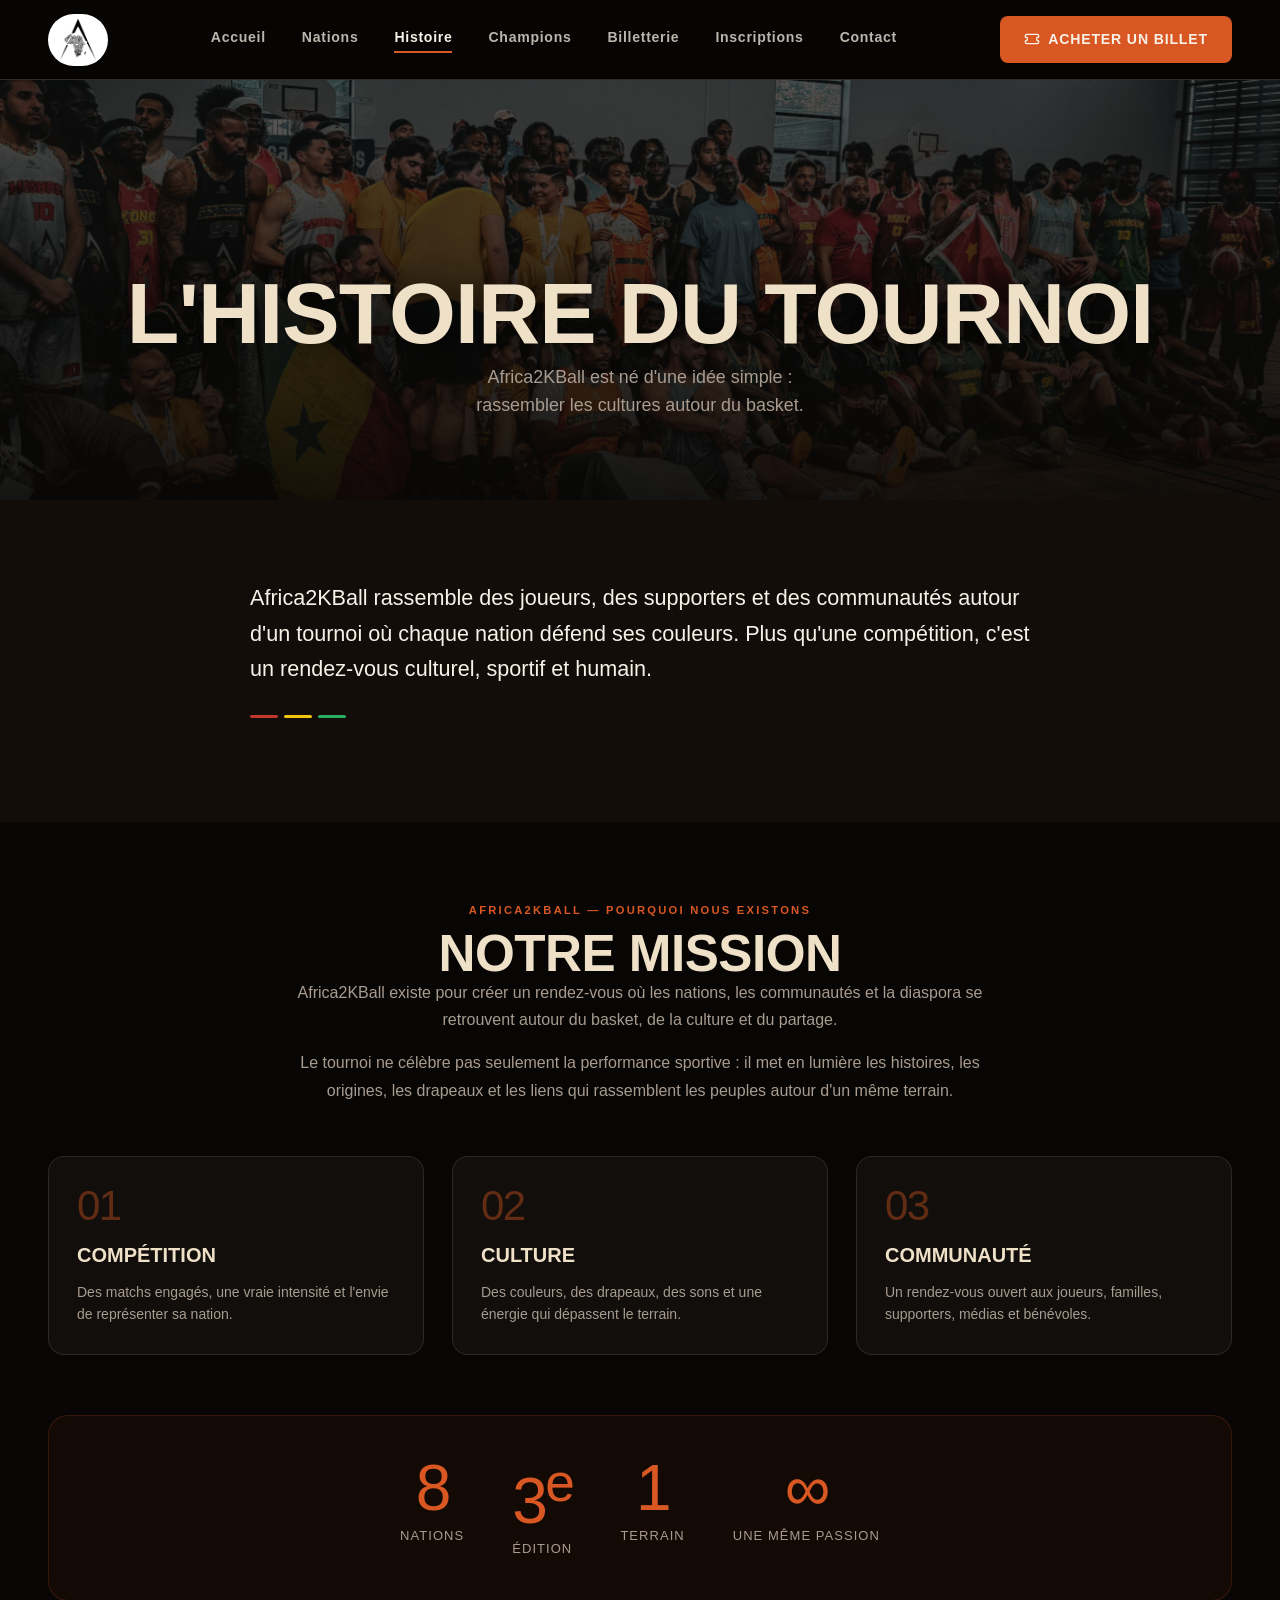
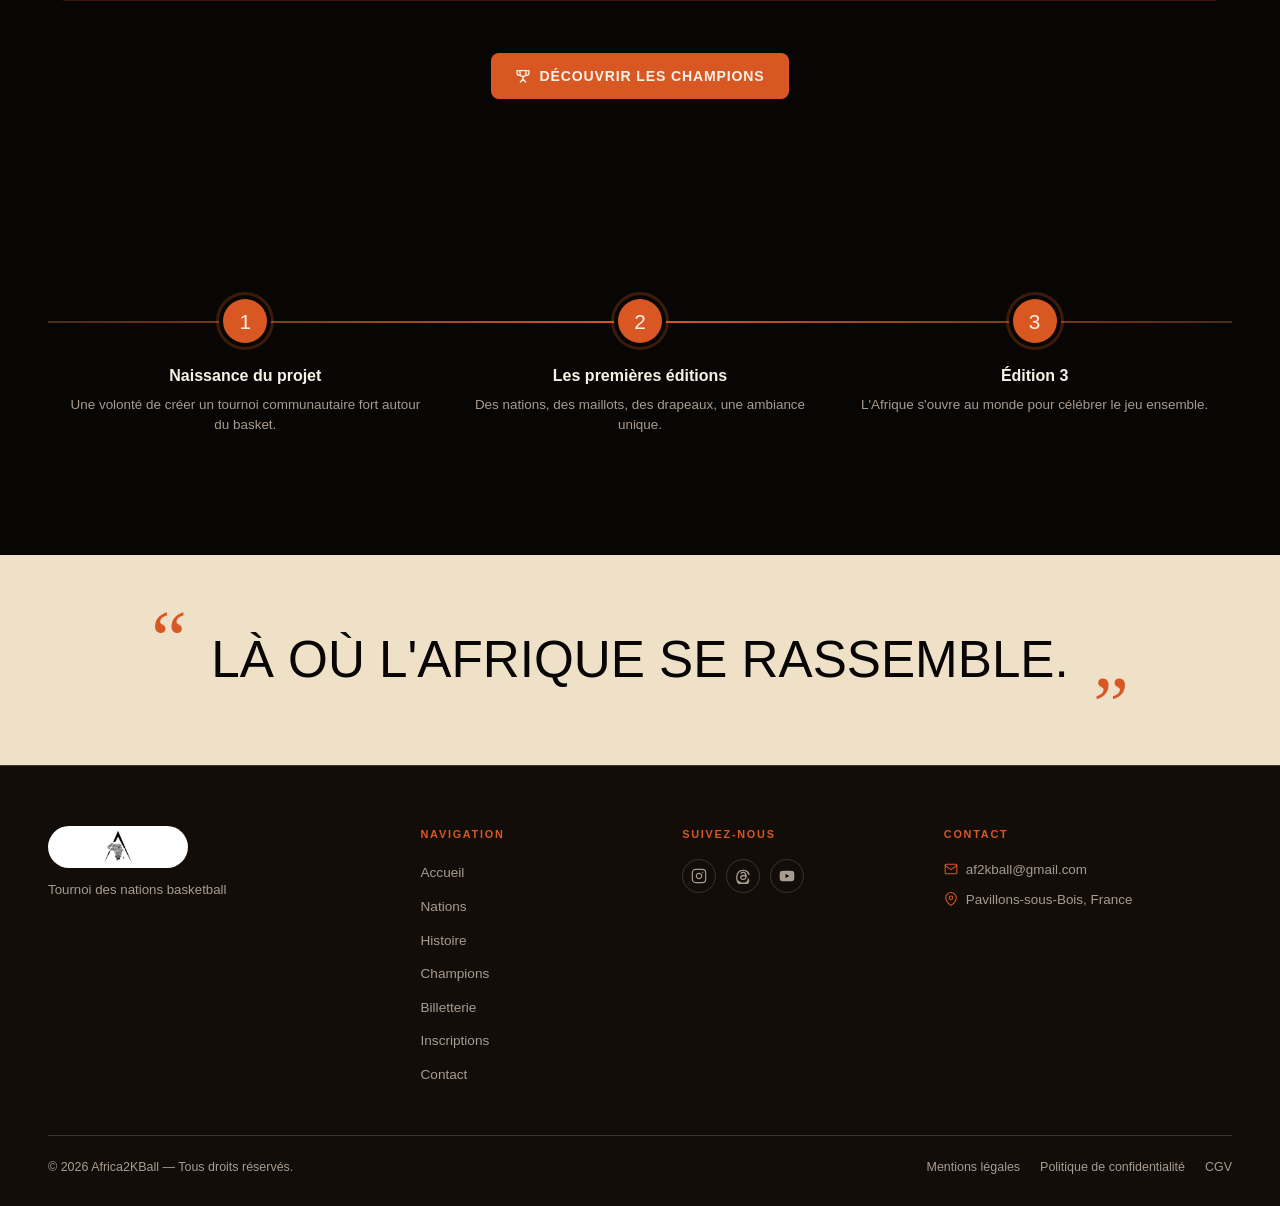
<file: histoire.html>
<!DOCTYPE html>
<html lang="fr">
<head>
  <meta charset="UTF-8" />
  <meta name="viewport" content="width=device-width, initial-scale=1.0" />
  <link rel="icon" type="image/png" href="assets/images/favicon.png?v=v31" />
  <link rel="apple-touch-icon" href="assets/images/apple-touch-icon.png?v=v31" />
  <title>Histoire — Africa2KBall</title>
  <meta name="description" content="Retrace l'histoire d'Africa2KBall, tournoi de basketball des nations africaines et caribéennes." />
  <meta property="og:type" content="website" />
  <meta property="og:url" content="https://africa2kball.com/histoire.html" />
  <meta property="og:title" content="L'Histoire — Africa2KBall" />
  <meta property="og:description" content="Retrace l'histoire d'Africa2KBall, tournoi de basketball des nations africaines et caribéennes." />
  <meta property="og:image" content="https://africa2kball.com/assets/images/og-africa2kball.png" />
  <meta property="og:site_name" content="Africa2KBall" />
  <meta property="og:locale" content="fr_FR" />
  <meta name="twitter:card" content="summary_large_image" />
  <meta name="twitter:title" content="L'Histoire — Africa2KBall" />
  <meta name="twitter:description" content="Retrace l'histoire d'Africa2KBall, tournoi de basketball des nations africaines et caribéennes." />
  <meta name="twitter:image" content="https://africa2kball.com/assets/images/og-africa2kball.png" />
  <link rel="stylesheet" href="assets/css/style.css?v=menu-final-jsfix" />
  <script src="assets/js/main.js?v=menu-final-jsfix" defer></script>
</head>
<body>

<header class="header">
  <a href="index.html" class="header-logo"><img src="assets/images/logo-africa2kball.png" alt="Africa2KBall" /></a>
  <nav class="header-nav">
    <a href="index.html">Accueil</a><a href="nations.html">Nations</a>
    <a href="histoire.html" class="active">Histoire</a><a href="champions.html">Champions</a>
    <a href="billetterie.html">Billetterie</a><a href="inscriptions.html">Inscriptions</a>
    <a href="contact.html">Contact</a>
  </nav>
  <div class="header-cta-wrap">
    <a href="billetterie.html" class="btn-primary">
      <svg width="16" height="16" viewBox="0 0 24 24" fill="none" stroke="currentColor" stroke-width="2" stroke-linecap="round" stroke-linejoin="round"><path d="M2 9a3 3 0 0 1 0 6v2a2 2 0 0 0 2 2h16a2 2 0 0 0 2-2v-2a3 3 0 0 1 0-6V7a2 2 0 0 0-2-2H4a2 2 0 0 0-2 2z"/></svg>
      Acheter un billet
    </a>
  </div>
  <button class="burger" id="burger" type="button" aria-label="Ouvrir le menu de navigation" aria-expanded="false" data-mobile-menu-toggle><span></span><span></span><span></span></button>
</header>
<nav class="mobile-nav" id="mobileNav" aria-hidden="true" data-mobile-header-menu>
  <a href="index.html">Accueil</a><a href="nations.html">Nations</a>
  <a href="histoire.html" class="active">Histoire</a><a href="champions.html">Champions</a>
  <a href="billetterie.html">Billetterie</a><a href="inscriptions.html">Inscriptions</a>
  <a href="contact.html">Contact</a>
  <a href="billetterie.html" class="btn-primary">Acheter un billet</a>
</nav>

<main>

<!-- HERO -->
<section class="page-hero page-hero--large histoire-hero">
  <div class="page-hero-bg histoire-hero-bg"></div>
  <div class="page-hero-overlay page-hero-overlay--bottom-histoire"></div>
  <div class="page-hero-content page-hero-content--histoire">
    <h1 class="page-title page-title--histoire">L'histoire du tournoi</h1>
    <p class="page-subtitle page-subtitle--histoire">
      Africa2KBall est né d'une idée simple :<br>rassembler les cultures autour du basket.
    </p>
  </div>
</section>

<!-- ÉDITORIAL -->
<section class="histoire-editorial section">
  <div class="container">
    <div class="histoire-editorial-grid histoire-editorial-grid--text-only">
      <div class="histoire-editorial-text">
        <p>
          Africa2KBall rassemble des joueurs, des supporters et des communautés autour d'un tournoi où chaque nation défend ses couleurs.
          Plus qu'une compétition, c'est un rendez-vous culturel, sportif et humain.
        </p>
        <div class="accent-bar accent-bar--history">
          <span class="c-red"></span><span class="c-yellow"></span><span class="c-green"></span>
        </div>
      </div>
      </div>
  </div>
</section>

<!-- NOTRE MISSION -->
<section class="histoire-mission section">
  <div class="container">

    <div class="histoire-mission-intro">
      <p class="section-label">Africa2KBall — Pourquoi nous existons</p>
      <h2 class="section-title">Notre mission</h2>
      <p class="histoire-mission-text">
        Africa2KBall existe pour créer un rendez-vous où les nations, les communautés et la diaspora se retrouvent autour du basket, de la culture et du partage.
      </p>
      <p class="histoire-mission-text">
        Le tournoi ne célèbre pas seulement la performance sportive&nbsp;: il met en lumière les histoires, les origines, les drapeaux et les liens qui rassemblent les peuples autour d'un même terrain.
      </p>
    </div>

    <div class="histoire-piliers">

      <div class="histoire-pilier">
        <div class="histoire-pilier-num">01</div>
        <h3>Compétition</h3>
        <p>Des matchs engagés, une vraie intensité et l'envie de représenter sa nation.</p>
      </div>

      <div class="histoire-pilier">
        <div class="histoire-pilier-num">02</div>
        <h3>Culture</h3>
        <p>Des couleurs, des drapeaux, des sons et une énergie qui dépassent le terrain.</p>
      </div>

      <div class="histoire-pilier">
        <div class="histoire-pilier-num">03</div>
        <h3>Communauté</h3>
        <p>Un rendez-vous ouvert aux joueurs, familles, supporters, médias et bénévoles.</p>
      </div>

    </div>

    <div class="histoire-chiffres">
      <div class="histoire-chiffre">
        <span class="histoire-chiffre-num">8</span>
        <span class="histoire-chiffre-label">nations</span>
      </div>
      <div class="histoire-chiffre">
        <span class="histoire-chiffre-num">3<sup>e</sup></span>
        <span class="histoire-chiffre-label">édition</span>
      </div>
      <div class="histoire-chiffre">
        <span class="histoire-chiffre-num">1</span>
        <span class="histoire-chiffre-label">terrain</span>
      </div>
      <div class="histoire-chiffre">
        <span class="histoire-chiffre-num">&infin;</span>
        <span class="histoire-chiffre-label">une même passion</span>
      </div>
    </div>

    <div class="histoire-mission-cta">
      <a href="champions.html" class="btn-primary">
        <svg width="16" height="16" viewBox="0 0 24 24" fill="none" stroke="currentColor" stroke-width="2" stroke-linecap="round" stroke-linejoin="round"><polyline points="8 21 12 17 16 21"/><line x1="12" y1="17" x2="12" y2="12"/><path d="M7 4h10l-1 7a5 5 0 0 1-8 0z"/><path d="M5 4H3v3a4 4 0 0 0 4 4"/><path d="M19 4h2v3a4 4 0 0 1-4 4"/></svg>
        Découvrir les champions
      </a>
    </div>

  </div>
</section><!-- /.histoire-mission -->

<!-- TIMELINE -->
<section class="histoire-timeline section">
  <div class="container">
    <div class="timeline-track">
      <div class="timeline-item">
        <div class="timeline-num">1</div>
        <div>
          <h3 class="timeline-item-title">Naissance du projet</h3>
          <p class="timeline-item-desc">Une volonté de créer un tournoi communautaire fort autour du basket.</p>
        </div>
      </div>
      <div class="timeline-item">
        <div class="timeline-num">2</div>
        <div>
          <h3 class="timeline-item-title">Les premières éditions</h3>
          <p class="timeline-item-desc">Des nations, des maillots, des drapeaux, une ambiance unique.</p>
        </div>
      </div>
      <div class="timeline-item">
        <div class="timeline-num">3</div>
        <div>
          <h3 class="timeline-item-title">Édition 3</h3>
          <p class="timeline-item-desc">L'Afrique s'ouvre au monde pour célébrer le jeu ensemble.</p>
        </div>
      </div>
    </div>
  </div>
</section>

<!-- CITATION -->
<section class="histoire-quote">
  <div class="container">
    <blockquote>Là où l'Afrique se rassemble.</blockquote>
  </div>
</section>

</main>
<footer class="footer">
  <div class="container">
    <div class="footer-grid">
      <div class="footer-brand"><img src="assets/images/logo-africa2kball.png" alt="Africa2KBall" /><p class="footer-brand-tagline">Tournoi des nations basketball</p></div>
      <div class="footer-col"><h4>Navigation</h4><ul><li><a href="index.html">Accueil</a></li><li><a href="nations.html">Nations</a></li><li><a href="histoire.html">Histoire</a></li><li><a href="champions.html">Champions</a></li><li><a href="billetterie.html">Billetterie</a></li><li><a href="inscriptions.html">Inscriptions</a></li><li><a href="contact.html">Contact</a></li></ul></div>
      <div class="footer-col"><h4>Suivez-nous</h4><div class="footer-social"><a href="https://www.instagram.com/africa2kball/" class="footer-social-link" aria-label="Instagram" target="_blank" rel="noopener noreferrer"><svg viewBox="0 0 24 24" fill="none" stroke="currentColor" stroke-width="1.8" stroke-linecap="round" stroke-linejoin="round"><rect x="2" y="2" width="20" height="20" rx="5"/><path d="M16 11.37A4 4 0 1 1 12.63 8 4 4 0 0 1 16 11.37z"/><line x1="17.5" y1="6.5" x2="17.51" y2="6.5"/></svg></a><a href="https://www.threads.com/@africa2kball?xmt=AQG0VW9sUSEEBr_rvUQ953yunTLYi_iyUJB1lKXi1x9jV-k" class="footer-social-link" aria-label="Threads" target="_blank" rel="noopener noreferrer"><svg viewBox="0 0 192 192" fill="currentColor" width="18" height="18"><path d="M141.537 88.988c-.827-.404-1.667-.785-2.518-1.15-1.482-27.307-16.403-42.94-41.457-43.1h-.113c-14.986 0-27.449 6.397-35.12 17.036l13.779 9.452c5.73-8.695 14.724-10.548 21.347-10.548h.073c8.25.053 14.474 2.451 18.503 7.129 2.932 3.405 4.893 8.111 5.864 14.05-7.314-1.243-15.224-1.625-23.68-1.14-23.82 1.372-39.134 15.265-38.105 34.569.521 9.792 5.399 18.216 13.734 23.719 7.047 4.652 16.124 6.927 25.557 6.412 12.458-.683 22.231-5.436 29.049-14.127 5.178-6.6 8.453-15.153 9.899-25.93 5.937 3.583 10.337 8.298 12.767 13.966 4.132 9.635 4.373 25.468-8.546 38.376-11.319 11.308-24.925 16.2-45.488 16.351-22.809-.17-40.059-7.485-51.275-21.743C35.236 159.966 29.808 140.682 29.605 116c.203-24.682 5.631-43.966 16.133-57.317C57.003 44.425 74.253 37.11 97.062 36.94c22.975.171 40.526 7.521 52.171 21.848 5.71 7.026 10.015 15.861 12.853 26.163l16.147-4.308C175.793 67.48 170.38 56.553 163.014 47.491 148.085 29.124 126.251 19.712 98.118 19.518h-.113c-28.075.194-49.665 9.641-64.169 28.028C20.931 64.063 14.273 86.892 14.049 115.509L14.048 116l.001.491c.224 28.617 6.882 51.447 19.787 67.905 14.504 18.386 36.094 27.833 64.169 28.028h.113c25.03-.173 42.624-6.708 57.118-21.189 18.963-18.945 18.392-42.692 12.142-57.27-4.264-9.739-12.433-17.561-24.723-24.574l-.119-.057.001-.356zm-43.097 41.027c-10.44.588-21.286-4.098-21.821-14.135-.464-7.442 5.228-15.746 22.394-16.735 1.966-.113 3.895-.168 5.79-.168 6.235 0 12.068.606 17.371 1.765-1.978 24.702-13.58 28.713-23.734 29.273z"/></svg></a><a href="https://www.youtube.com/watch?v=RU4grJwDQt4&t=676s" class="footer-social-link" aria-label="Africa 2K Ball 2025" target="_blank" rel="noopener noreferrer"><svg viewBox="0 0 24 24" fill="currentColor"><path d="M22.54 6.42a2.78 2.78 0 0 0-1.95-1.96C18.88 4 12 4 12 4s-6.88 0-8.59.46a2.78 2.78 0 0 0-1.95 1.96A29 29 0 0 0 1 12a29 29 0 0 0 .46 5.58A2.78 2.78 0 0 0 3.41 19.6C5.12 20 12 20 12 20s6.88 0 8.59-.4a2.78 2.78 0 0 0 1.95-1.95A29 29 0 0 0 23 12a29 29 0 0 0-.46-5.58z"/><polygon fill="var(--black)" points="9.75,15.02 15.5,12 9.75,8.98 9.75,15.02"/></svg></a></div></div>
      <div class="footer-col"><h4>Contact</h4><div class="footer-contact-list"><div class="footer-contact-item"><svg viewBox="0 0 24 24" fill="none" stroke="currentColor" stroke-width="1.8" stroke-linecap="round" stroke-linejoin="round"><path d="M4 4h16c1.1 0 2 .9 2 2v12c0 1.1-.9 2-2 2H4c-1.1 0-2-.9-2-2V6c0-1.1.9-2 2-2z"/><polyline points="22,6 12,13 2,6"/></svg>af2kball@gmail.com</div><div class="footer-contact-item"><svg viewBox="0 0 24 24" fill="none" stroke="currentColor" stroke-width="1.8" stroke-linecap="round" stroke-linejoin="round"><path d="M21 10c0 7-9 13-9 13s-9-6-9-13a9 9 0 0 1 18 0z"/><circle cx="12" cy="10" r="3"/></svg>Pavillons-sous-Bois, France</div></div></div>
    </div>
    <div class="footer-bottom"><p>© 2026 Africa2KBall &mdash; Tous droits réservés.</p><div class="footer-legal"><a href="mentions-legales.html">Mentions légales</a><a href="politique-confidentialite.html">Politique de confidentialité</a><a href="cgv.html">CGV</a></div></div>
  </div>
</footer>
</body>
</html>
</file>
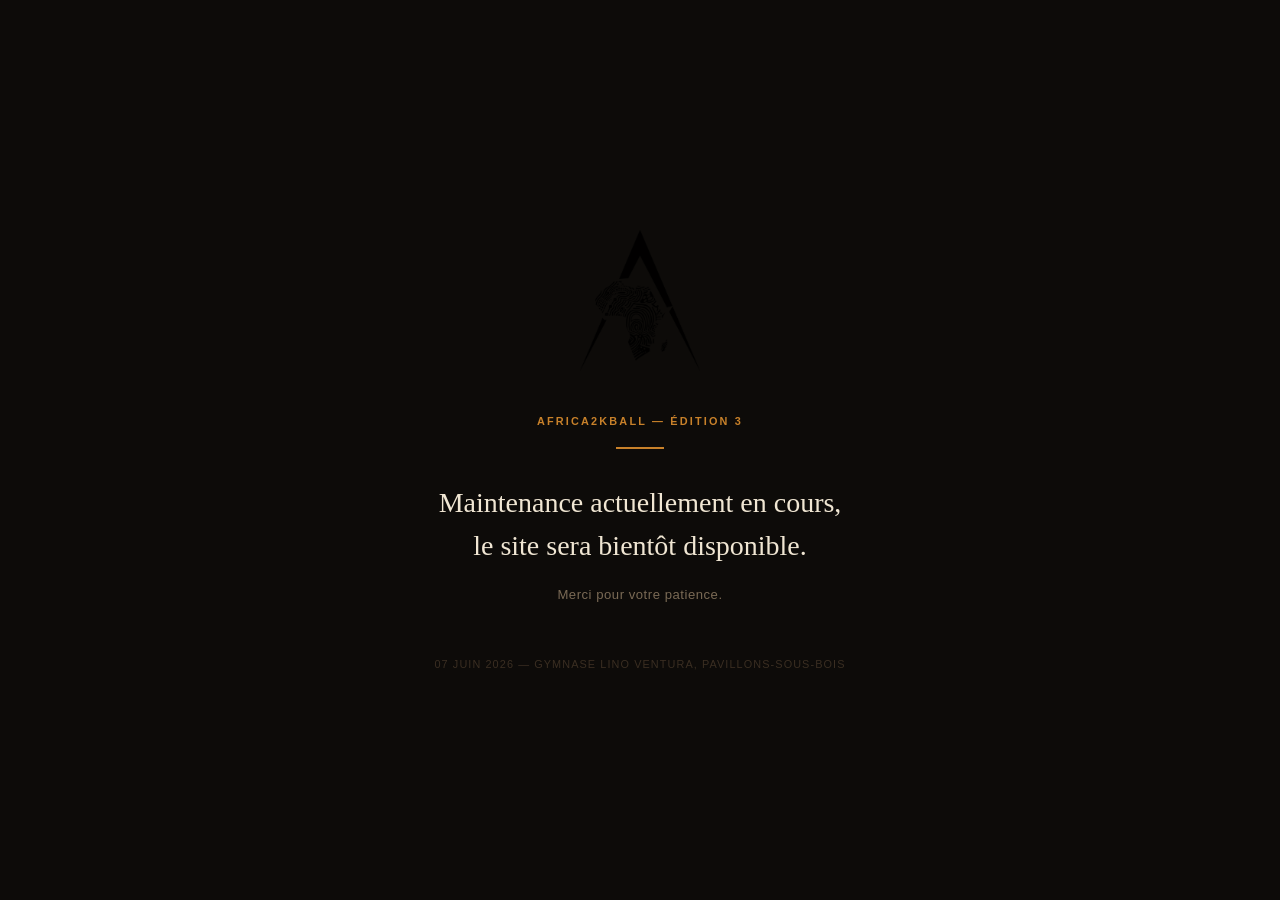
<file: maintenance.html>
<!DOCTYPE html>
<html lang="fr">
<head>
  <meta charset="UTF-8" />
  <meta name="viewport" content="width=device-width, initial-scale=1.0" />
  <title>Africa2KBall — Maintenance</title>
  <meta name="robots" content="noindex, nofollow" />
  <link rel="icon" type="image/png" href="assets/images/favicon.png" />
  <style>
    *, *::before, *::after { box-sizing: border-box; margin: 0; padding: 0; }

    body {
      min-height: 100vh;
      background: #0d0b09;
      display: flex;
      flex-direction: column;
      align-items: center;
      justify-content: center;
      font-family: 'Georgia', 'Times New Roman', serif;
      padding: 32px 20px;
    }

    .maintenance-wrap {
      text-align: center;
      max-width: 520px;
      width: 100%;
    }

    .maintenance-logo {
      width: clamp(80px, 20vw, 120px);
      height: auto;
      margin-bottom: 40px;
      opacity: 0.92;
    }

    .maintenance-divider {
      width: 48px;
      height: 2px;
      background: #c8812a;
      margin: 0 auto 32px;
    }

    .maintenance-label {
      font-family: 'Helvetica Neue', Arial, sans-serif;
      font-size: 0.68rem;
      font-weight: 600;
      letter-spacing: 0.2em;
      text-transform: uppercase;
      color: #c8812a;
      margin-bottom: 20px;
    }

    .maintenance-title {
      font-size: clamp(1.25rem, 4vw, 1.75rem);
      font-weight: 400;
      color: #f0e6d3;
      line-height: 1.55;
      margin-bottom: 20px;
    }

    .maintenance-sub {
      font-family: 'Helvetica Neue', Arial, sans-serif;
      font-size: 0.82rem;
      color: #7a6a55;
      letter-spacing: 0.04em;
      margin-top: 8px;
    }

    .maintenance-footer {
      margin-top: 56px;
      font-family: 'Helvetica Neue', Arial, sans-serif;
      font-size: 0.68rem;
      color: #3a2e22;
      letter-spacing: 0.1em;
      text-transform: uppercase;
    }
  </style>
</head>
<body>
  <div class="maintenance-wrap">

    <img
      src="assets/images/logo-africa2kball.png"
      alt="Africa2KBall"
      class="maintenance-logo"
      onerror="this.style.display='none'"
    />

    <p class="maintenance-label">Africa2KBall — Édition 3</p>

    <div class="maintenance-divider"></div>

    <h1 class="maintenance-title">
      Maintenance actuellement en cours,<br />
      le site sera bientôt disponible.
    </h1>

    <p class="maintenance-sub">Merci pour votre patience.</p>

    <p class="maintenance-footer">07 juin 2026 &mdash; Gymnase Lino Ventura, Pavillons-sous-Bois</p>

  </div>
</body>
</html>
</file>
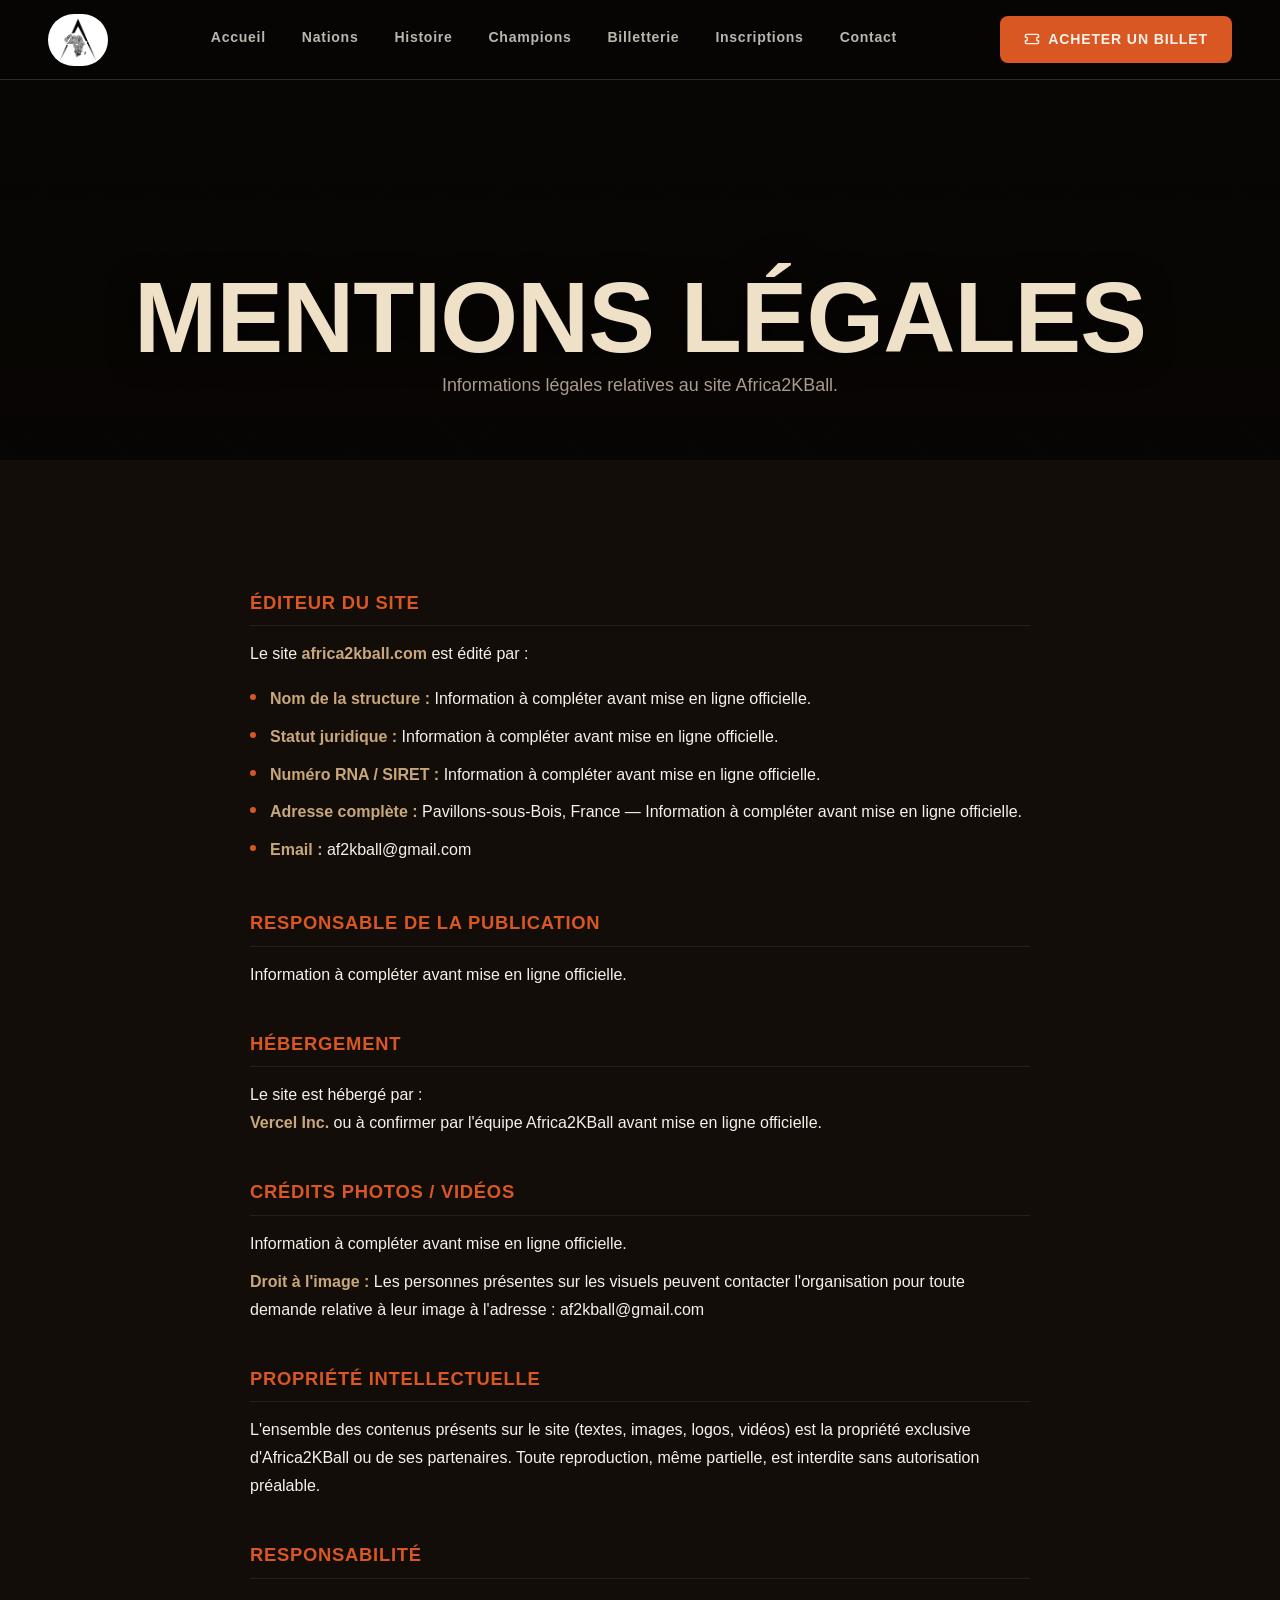
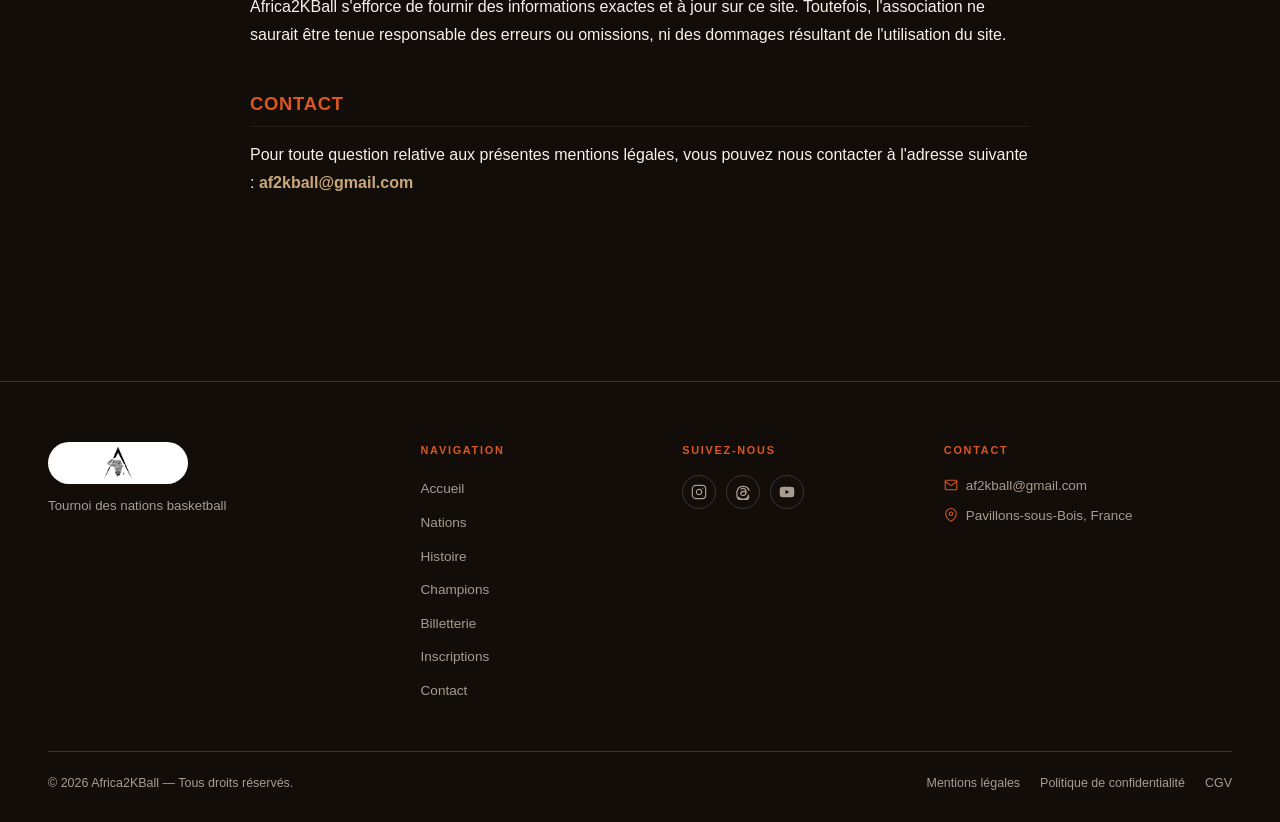
<file: mentions-legales.html>
<!DOCTYPE html>
<html lang="fr">
<head>
  <meta charset="UTF-8" />
  <meta name="viewport" content="width=device-width, initial-scale=1.0" />
  <link rel="icon" type="image/png" href="assets/images/favicon.png?v=v31" />
  <link rel="apple-touch-icon" href="assets/images/apple-touch-icon.png?v=v31" />
  <title>Mentions légales — Africa2KBall</title>
  <meta name="description" content="Mentions légales du site Africa2KBall." />
  <meta property="og:type" content="website" />
  <meta property="og:url" content="https://africa2kball.com/mentions-legales.html" />
  <meta property="og:title" content="Mentions légales — Africa2KBall" />
  <meta property="og:description" content="Mentions légales du site Africa2KBall." />
  <meta property="og:image" content="https://africa2kball.com/assets/images/og-africa2kball.png" />
  <meta property="og:site_name" content="Africa2KBall" />
  <meta property="og:locale" content="fr_FR" />
  <meta name="twitter:card" content="summary_large_image" />
  <meta name="twitter:title" content="Mentions légales — Africa2KBall" />
  <meta name="twitter:description" content="Mentions légales du site Africa2KBall." />
  <meta name="twitter:image" content="https://africa2kball.com/assets/images/og-africa2kball.png" />
  <link rel="stylesheet" href="assets/css/style.css?v=menu-final-jsfix" />
  <script src="assets/js/main.js?v=menu-final-jsfix" defer></script>
</head>
<body>

<header class="header">
  <a href="index.html" class="header-logo"><img src="assets/images/logo-africa2kball.png" alt="Africa2KBall" /></a>
  <nav class="header-nav">
    <a href="index.html">Accueil</a><a href="nations.html">Nations</a>
    <a href="histoire.html">Histoire</a><a href="champions.html">Champions</a>
    <a href="billetterie.html">Billetterie</a><a href="inscriptions.html">Inscriptions</a>
    <a href="contact.html">Contact</a>
  </nav>
  <div class="header-cta-wrap">
    <a href="billetterie.html" class="btn-primary">
      <svg width="16" height="16" viewBox="0 0 24 24" fill="none" stroke="currentColor" stroke-width="2" stroke-linecap="round" stroke-linejoin="round"><path d="M2 9a3 3 0 0 1 0 6v2a2 2 0 0 0 2 2h16a2 2 0 0 0 2-2v-2a3 3 0 0 1 0-6V7a2 2 0 0 0-2-2H4a2 2 0 0 0-2 2z"/></svg>
      Acheter un billet
    </a>
  </div>
  <button class="burger" id="burger" type="button" aria-label="Ouvrir le menu de navigation" aria-expanded="false" data-mobile-menu-toggle><span></span><span></span><span></span></button>
</header>
<nav class="mobile-nav" id="mobileNav" aria-hidden="true" data-mobile-header-menu>
  <a href="index.html">Accueil</a><a href="nations.html">Nations</a>
  <a href="histoire.html">Histoire</a><a href="champions.html">Champions</a>
  <a href="billetterie.html">Billetterie</a><a href="inscriptions.html">Inscriptions</a>
  <a href="contact.html">Contact</a>
  <a href="billetterie.html" class="btn-primary">Acheter un billet</a>
</nav>

<main>

<section class="page-hero page-hero--compact">
  <div class="page-hero-bg"></div>
  <div class="page-hero-overlay page-hero-overlay--bottom-soft"></div>
  <div class="page-hero-content page-hero-content--centered">
    <h1 class="page-title">MENTIONS LÉGALES</h1>
    <p class="page-subtitle page-subtitle--centered">Informations légales relatives au site Africa2KBall.</p>
  </div>
</section>

<section class="section section--black-soft">
  <div class="container">
    <div class="legal-content">

      <div class="legal-block">
        <h2>Éditeur du site</h2>
        <p>Le site <strong>africa2kball.com</strong> est édité par :</p>
        <ul class="legal-list">
          <li><strong>Nom de la structure :</strong> Information à compléter avant mise en ligne officielle.</li>
          <li><strong>Statut juridique :</strong> Information à compléter avant mise en ligne officielle.</li>
          <li><strong>Numéro RNA / SIRET :</strong> Information à compléter avant mise en ligne officielle.</li>
          <li><strong>Adresse complète :</strong> Pavillons-sous-Bois, France — Information à compléter avant mise en ligne officielle.</li>
          <li><strong>Email :</strong> <a href="mailto:af2kball@gmail.com">af2kball@gmail.com</a></li>
        </ul>
      </div>

      <div class="legal-block">
        <h2>Responsable de la publication</h2>
        <p>Information à compléter avant mise en ligne officielle.</p>
      </div>

      <div class="legal-block">
        <h2>Hébergement</h2>
        <p>Le site est hébergé par :<br>
        <strong>Vercel Inc.</strong> ou à confirmer par l'équipe Africa2KBall avant mise en ligne officielle.</p>
      </div>

      <div class="legal-block">
        <h2>Crédits photos / vidéos</h2>
        <p>Information à compléter avant mise en ligne officielle.</p>
        <p><strong>Droit à l'image :</strong> Les personnes présentes sur les visuels peuvent contacter l'organisation pour toute demande relative à leur image à l'adresse : <a href="mailto:af2kball@gmail.com">af2kball@gmail.com</a></p>
      </div>

      <div class="legal-block">
        <h2>Propriété intellectuelle</h2>
        <p>L'ensemble des contenus présents sur le site (textes, images, logos, vidéos) est la propriété exclusive d'Africa2KBall ou de ses partenaires. Toute reproduction, même partielle, est interdite sans autorisation préalable.</p>
      </div>

      <div class="legal-block">
        <h2>Responsabilité</h2>
        <p>Africa2KBall s'efforce de fournir des informations exactes et à jour sur ce site. Toutefois, l'association ne saurait être tenue responsable des erreurs ou omissions, ni des dommages résultant de l'utilisation du site.</p>
      </div>

      <div class="legal-block">
        <h2>Contact</h2>
        <p>Pour toute question relative aux présentes mentions légales, vous pouvez nous contacter à l'adresse suivante : <strong>af2kball@gmail.com</strong></p>
      </div>

    </div>
  </div>
</section>

</main>

<footer class="footer">
  <div class="container">
    <div class="footer-grid">
      <div class="footer-brand"><img src="assets/images/logo-africa2kball.png" alt="Africa2KBall" /><p class="footer-brand-tagline">Tournoi des nations basketball</p></div>
      <div class="footer-col"><h4>Navigation</h4><ul><li><a href="index.html">Accueil</a></li><li><a href="nations.html">Nations</a></li><li><a href="histoire.html">Histoire</a></li><li><a href="champions.html">Champions</a></li><li><a href="billetterie.html">Billetterie</a></li><li><a href="inscriptions.html">Inscriptions</a></li><li><a href="contact.html">Contact</a></li></ul></div>
      <div class="footer-col"><h4>Suivez-nous</h4><div class="footer-social"><a href="https://www.instagram.com/africa2kball/" class="footer-social-link" aria-label="Instagram" target="_blank" rel="noopener noreferrer"><svg viewBox="0 0 24 24" fill="none" stroke="currentColor" stroke-width="1.8" stroke-linecap="round" stroke-linejoin="round"><rect x="2" y="2" width="20" height="20" rx="5"/><path d="M16 11.37A4 4 0 1 1 12.63 8 4 4 0 0 1 16 11.37z"/><line x1="17.5" y1="6.5" x2="17.51" y2="6.5"/></svg></a><a href="https://www.threads.com/@africa2kball?xmt=AQG0VW9sUSEEBr_rvUQ953yunTLYi_iyUJB1lKXi1x9jV-k" class="footer-social-link" aria-label="Threads" target="_blank" rel="noopener noreferrer"><svg viewBox="0 0 192 192" fill="currentColor" width="18" height="18"><path d="M141.537 88.988c-.827-.404-1.667-.785-2.518-1.15-1.482-27.307-16.403-42.94-41.457-43.1h-.113c-14.986 0-27.449 6.397-35.12 17.036l13.779 9.452c5.73-8.695 14.724-10.548 21.347-10.548h.073c8.25.053 14.474 2.451 18.503 7.129 2.932 3.405 4.893 8.111 5.864 14.05-7.314-1.243-15.224-1.625-23.68-1.14-23.82 1.372-39.134 15.265-38.105 34.569.521 9.792 5.399 18.216 13.734 23.719 7.047 4.652 16.124 6.927 25.557 6.412 12.458-.683 22.231-5.436 29.049-14.127 5.178-6.6 8.453-15.153 9.899-25.93 5.937 3.583 10.337 8.298 12.767 13.966 4.132 9.635 4.373 25.468-8.546 38.376-11.319 11.308-24.925 16.2-45.488 16.351-22.809-.17-40.059-7.485-51.275-21.743C35.236 159.966 29.808 140.682 29.605 116c.203-24.682 5.631-43.966 16.133-57.317C57.003 44.425 74.253 37.11 97.062 36.94c22.975.171 40.526 7.521 52.171 21.848 5.71 7.026 10.015 15.861 12.853 26.163l16.147-4.308C175.793 67.48 170.38 56.553 163.014 47.491 148.085 29.124 126.251 19.712 98.118 19.518h-.113c-28.075.194-49.665 9.641-64.169 28.028C20.931 64.063 14.273 86.892 14.049 115.509L14.048 116l.001.491c.224 28.617 6.882 51.447 19.787 67.905 14.504 18.386 36.094 27.833 64.169 28.028h.113c25.03-.173 42.624-6.708 57.118-21.189 18.963-18.945 18.392-42.692 12.142-57.27-4.264-9.739-12.433-17.561-24.723-24.574l-.119-.057.001-.356zm-43.097 41.027c-10.44.588-21.286-4.098-21.821-14.135-.464-7.442 5.228-15.746 22.394-16.735 1.966-.113 3.895-.168 5.79-.168 6.235 0 12.068.606 17.371 1.765-1.978 24.702-13.58 28.713-23.734 29.273z"/></svg></a><a href="https://www.youtube.com/watch?v=RU4grJwDQt4&t=676s" class="footer-social-link" aria-label="Africa 2K Ball 2025" target="_blank" rel="noopener noreferrer"><svg viewBox="0 0 24 24" fill="currentColor"><path d="M22.54 6.42a2.78 2.78 0 0 0-1.95-1.96C18.88 4 12 4 12 4s-6.88 0-8.59.46a2.78 2.78 0 0 0-1.95 1.96A29 29 0 0 0 1 12a29 29 0 0 0 .46 5.58A2.78 2.78 0 0 0 3.41 19.6C5.12 20 12 20 12 20s6.88 0 8.59-.4a2.78 2.78 0 0 0 1.95-1.95A29 29 0 0 0 23 12a29 29 0 0 0-.46-5.58z"/><polygon fill="var(--black)" points="9.75,15.02 15.5,12 9.75,8.98 9.75,15.02"/></svg></a></div></div>
      <div class="footer-col"><h4>Contact</h4><div class="footer-contact-list"><div class="footer-contact-item"><svg viewBox="0 0 24 24" fill="none" stroke="currentColor" stroke-width="1.8" stroke-linecap="round" stroke-linejoin="round"><path d="M4 4h16c1.1 0 2 .9 2 2v12c0 1.1-.9 2-2 2H4c-1.1 0-2-.9-2-2V6c0-1.1.9-2 2-2z"/><polyline points="22,6 12,13 2,6"/></svg>af2kball@gmail.com</div><div class="footer-contact-item"><svg viewBox="0 0 24 24" fill="none" stroke="currentColor" stroke-width="1.8" stroke-linecap="round" stroke-linejoin="round"><path d="M21 10c0 7-9 13-9 13s-9-6-9-13a9 9 0 0 1 18 0z"/><circle cx="12" cy="10" r="3"/></svg>Pavillons-sous-Bois, France</div></div></div>
    </div>
    <div class="footer-bottom"><p>© 2026 Africa2KBall &mdash; Tous droits réservés.</p><div class="footer-legal"><a href="mentions-legales.html" class="active">Mentions légales</a><a href="politique-confidentialite.html">Politique de confidentialité</a><a href="cgv.html">CGV</a></div></div>
  </div>
</footer>
</body>
</html>
</file>
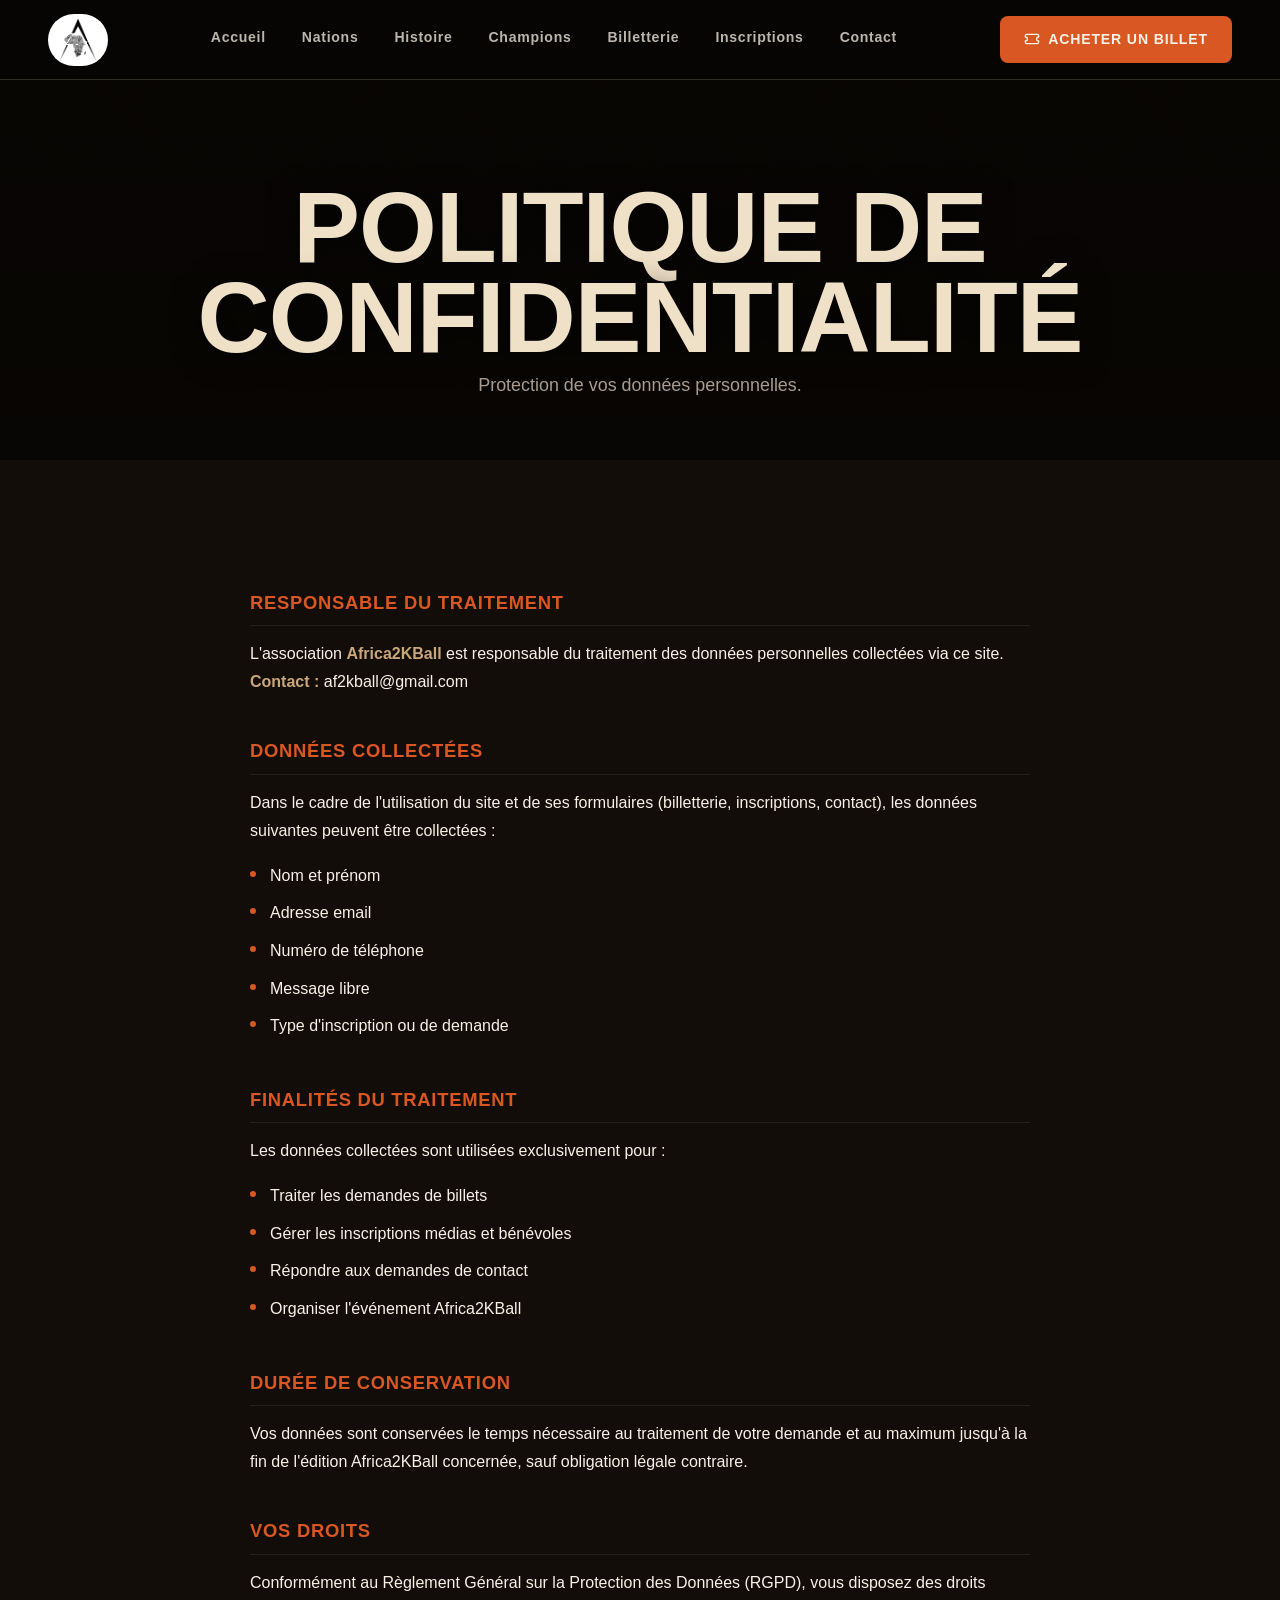
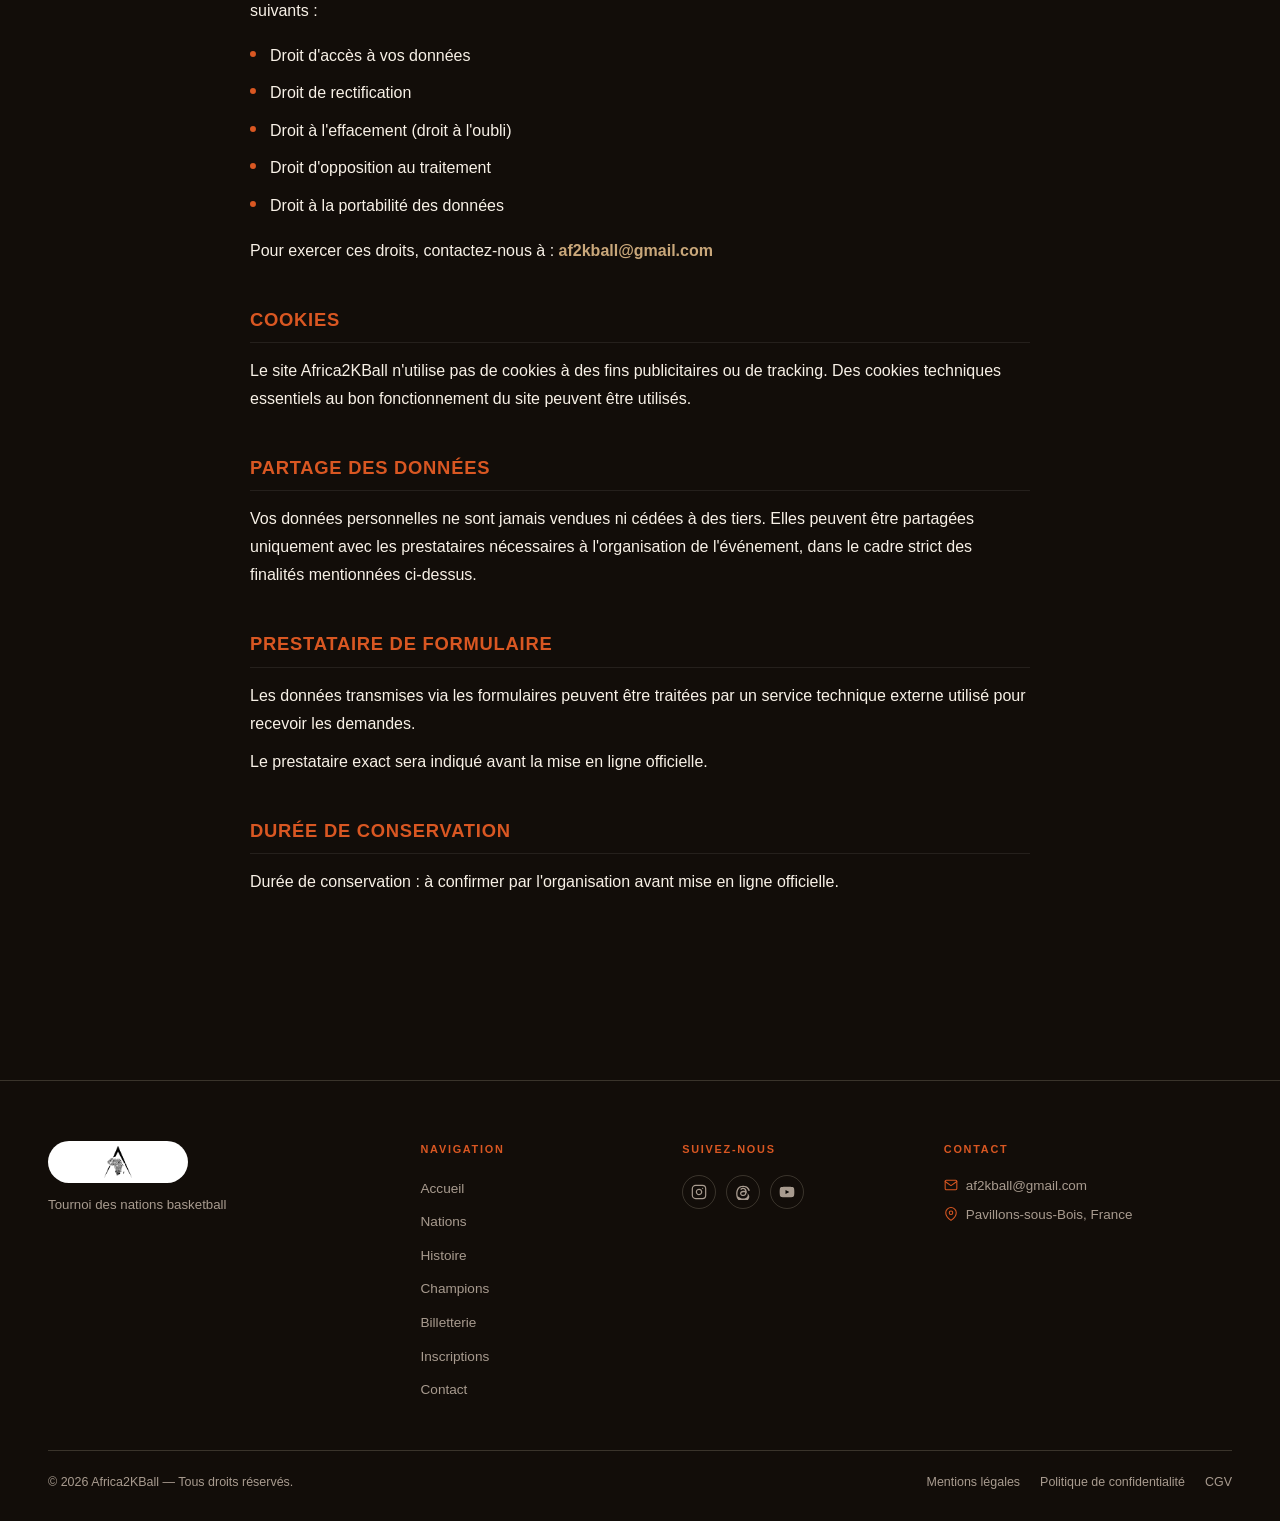
<file: politique-confidentialite.html>
<!DOCTYPE html>
<html lang="fr">
<head>
  <meta charset="UTF-8" />
  <meta name="viewport" content="width=device-width, initial-scale=1.0" />
  <link rel="icon" type="image/png" href="assets/images/favicon.png?v=v31" />
  <link rel="apple-touch-icon" href="assets/images/apple-touch-icon.png?v=v31" />
  <title>Politique de confidentialité — Africa2KBall</title>
  <meta name="description" content="Politique de confidentialité et gestion des données du site Africa2KBall." />
  <meta property="og:type" content="website" />
  <meta property="og:url" content="https://africa2kball.com/politique-confidentialite.html" />
  <meta property="og:title" content="Politique de confidentialité — Africa2KBall" />
  <meta property="og:description" content="Politique de confidentialité et gestion des données du site Africa2KBall." />
  <meta property="og:image" content="https://africa2kball.com/assets/images/og-africa2kball.png" />
  <meta property="og:site_name" content="Africa2KBall" />
  <meta property="og:locale" content="fr_FR" />
  <meta name="twitter:card" content="summary_large_image" />
  <meta name="twitter:title" content="Politique de confidentialité — Africa2KBall" />
  <meta name="twitter:description" content="Politique de confidentialité et gestion des données du site Africa2KBall." />
  <meta name="twitter:image" content="https://africa2kball.com/assets/images/og-africa2kball.png" />
  <link rel="stylesheet" href="assets/css/style.css?v=menu-final-jsfix" />
  <script src="assets/js/main.js?v=menu-final-jsfix" defer></script>
</head>
<body>

<header class="header">
  <a href="index.html" class="header-logo"><img src="assets/images/logo-africa2kball.png" alt="Africa2KBall" /></a>
  <nav class="header-nav">
    <a href="index.html">Accueil</a><a href="nations.html">Nations</a>
    <a href="histoire.html">Histoire</a><a href="champions.html">Champions</a>
    <a href="billetterie.html">Billetterie</a><a href="inscriptions.html">Inscriptions</a>
    <a href="contact.html">Contact</a>
  </nav>
  <div class="header-cta-wrap">
    <a href="billetterie.html" class="btn-primary">
      <svg width="16" height="16" viewBox="0 0 24 24" fill="none" stroke="currentColor" stroke-width="2" stroke-linecap="round" stroke-linejoin="round"><path d="M2 9a3 3 0 0 1 0 6v2a2 2 0 0 0 2 2h16a2 2 0 0 0 2-2v-2a3 3 0 0 1 0-6V7a2 2 0 0 0-2-2H4a2 2 0 0 0-2 2z"/></svg>
      Acheter un billet
    </a>
  </div>
  <button class="burger" id="burger" type="button" aria-label="Ouvrir le menu de navigation" aria-expanded="false" data-mobile-menu-toggle><span></span><span></span><span></span></button>
</header>
<nav class="mobile-nav" id="mobileNav" aria-hidden="true" data-mobile-header-menu>
  <a href="index.html">Accueil</a><a href="nations.html">Nations</a>
  <a href="histoire.html">Histoire</a><a href="champions.html">Champions</a>
  <a href="billetterie.html">Billetterie</a><a href="inscriptions.html">Inscriptions</a>
  <a href="contact.html">Contact</a>
  <a href="billetterie.html" class="btn-primary">Acheter un billet</a>
</nav>

<main>

<section class="page-hero page-hero--compact">
  <div class="page-hero-bg"></div>
  <div class="page-hero-overlay page-hero-overlay--bottom-soft"></div>
  <div class="page-hero-content page-hero-content--centered">
    <h1 class="page-title">POLITIQUE DE CONFIDENTIALITÉ</h1>
    <p class="page-subtitle page-subtitle--centered">Protection de vos données personnelles.</p>
  </div>
</section>

<section class="section section--black-soft">
  <div class="container">
    <div class="legal-content">

      <div class="legal-block">
        <h2>Responsable du traitement</h2>
        <p>L'association <strong>Africa2KBall</strong> est responsable du traitement des données personnelles collectées via ce site.<br>
        <strong>Contact :</strong> af2kball@gmail.com</p>
      </div>

      <div class="legal-block">
        <h2>Données collectées</h2>
        <p>Dans le cadre de l'utilisation du site et de ses formulaires (billetterie, inscriptions, contact), les données suivantes peuvent être collectées :</p>
        <ul class="legal-list">
          <li>Nom et prénom</li>
          <li>Adresse email</li>
          <li>Numéro de téléphone</li>
          <li>Message libre</li>
          <li>Type d'inscription ou de demande</li>
        </ul>
      </div>

      <div class="legal-block">
        <h2>Finalités du traitement</h2>
        <p>Les données collectées sont utilisées exclusivement pour :</p>
        <ul class="legal-list">
          <li>Traiter les demandes de billets</li>
          <li>Gérer les inscriptions médias et bénévoles</li>
          <li>Répondre aux demandes de contact</li>
          <li>Organiser l'événement Africa2KBall</li>
        </ul>
      </div>

      <div class="legal-block">
        <h2>Durée de conservation</h2>
        <p>Vos données sont conservées le temps nécessaire au traitement de votre demande et au maximum jusqu'à la fin de l'édition Africa2KBall concernée, sauf obligation légale contraire.</p>
      </div>

      <div class="legal-block">
        <h2>Vos droits</h2>
        <p>Conformément au Règlement Général sur la Protection des Données (RGPD), vous disposez des droits suivants :</p>
        <ul class="legal-list">
          <li>Droit d'accès à vos données</li>
          <li>Droit de rectification</li>
          <li>Droit à l'effacement (droit à l'oubli)</li>
          <li>Droit d'opposition au traitement</li>
          <li>Droit à la portabilité des données</li>
        </ul>
        <p>Pour exercer ces droits, contactez-nous à : <strong>af2kball@gmail.com</strong></p>
      </div>

      <div class="legal-block">
        <h2>Cookies</h2>
        <p>Le site Africa2KBall n'utilise pas de cookies à des fins publicitaires ou de tracking. Des cookies techniques essentiels au bon fonctionnement du site peuvent être utilisés.</p>
      </div>

      <div class="legal-block">
        <h2>Partage des données</h2>
        <p>Vos données personnelles ne sont jamais vendues ni cédées à des tiers. Elles peuvent être partagées uniquement avec les prestataires nécessaires à l'organisation de l'événement, dans le cadre strict des finalités mentionnées ci-dessus.</p>
      </div>


      <div class="legal-block">
        <h2>Prestataire de formulaire</h2>
        <p>Les données transmises via les formulaires peuvent être traitées par un service technique externe utilisé pour recevoir les demandes.</p>
        <p>Le prestataire exact sera indiqué avant la mise en ligne officielle.</p>
      </div>

      <div class="legal-block">
        <h2>Durée de conservation</h2>
        <p>Durée de conservation : à confirmer par l'organisation avant mise en ligne officielle.</p>
      </div>

          </div>
  </div>
</section>

</main>

<footer class="footer">
  <div class="container">
    <div class="footer-grid">
      <div class="footer-brand"><img src="assets/images/logo-africa2kball.png" alt="Africa2KBall" /><p class="footer-brand-tagline">Tournoi des nations basketball</p></div>
      <div class="footer-col"><h4>Navigation</h4><ul><li><a href="index.html">Accueil</a></li><li><a href="nations.html">Nations</a></li><li><a href="histoire.html">Histoire</a></li><li><a href="champions.html">Champions</a></li><li><a href="billetterie.html">Billetterie</a></li><li><a href="inscriptions.html">Inscriptions</a></li><li><a href="contact.html">Contact</a></li></ul></div>
      <div class="footer-col"><h4>Suivez-nous</h4><div class="footer-social"><a href="https://www.instagram.com/africa2kball/" class="footer-social-link" aria-label="Instagram" target="_blank" rel="noopener noreferrer"><svg viewBox="0 0 24 24" fill="none" stroke="currentColor" stroke-width="1.8" stroke-linecap="round" stroke-linejoin="round"><rect x="2" y="2" width="20" height="20" rx="5"/><path d="M16 11.37A4 4 0 1 1 12.63 8 4 4 0 0 1 16 11.37z"/><line x1="17.5" y1="6.5" x2="17.51" y2="6.5"/></svg></a><a href="https://www.threads.com/@africa2kball?xmt=AQG0VW9sUSEEBr_rvUQ953yunTLYi_iyUJB1lKXi1x9jV-k" class="footer-social-link" aria-label="Threads" target="_blank" rel="noopener noreferrer"><svg viewBox="0 0 192 192" fill="currentColor" width="18" height="18"><path d="M141.537 88.988c-.827-.404-1.667-.785-2.518-1.15-1.482-27.307-16.403-42.94-41.457-43.1h-.113c-14.986 0-27.449 6.397-35.12 17.036l13.779 9.452c5.73-8.695 14.724-10.548 21.347-10.548h.073c8.25.053 14.474 2.451 18.503 7.129 2.932 3.405 4.893 8.111 5.864 14.05-7.314-1.243-15.224-1.625-23.68-1.14-23.82 1.372-39.134 15.265-38.105 34.569.521 9.792 5.399 18.216 13.734 23.719 7.047 4.652 16.124 6.927 25.557 6.412 12.458-.683 22.231-5.436 29.049-14.127 5.178-6.6 8.453-15.153 9.899-25.93 5.937 3.583 10.337 8.298 12.767 13.966 4.132 9.635 4.373 25.468-8.546 38.376-11.319 11.308-24.925 16.2-45.488 16.351-22.809-.17-40.059-7.485-51.275-21.743C35.236 159.966 29.808 140.682 29.605 116c.203-24.682 5.631-43.966 16.133-57.317C57.003 44.425 74.253 37.11 97.062 36.94c22.975.171 40.526 7.521 52.171 21.848 5.71 7.026 10.015 15.861 12.853 26.163l16.147-4.308C175.793 67.48 170.38 56.553 163.014 47.491 148.085 29.124 126.251 19.712 98.118 19.518h-.113c-28.075.194-49.665 9.641-64.169 28.028C20.931 64.063 14.273 86.892 14.049 115.509L14.048 116l.001.491c.224 28.617 6.882 51.447 19.787 67.905 14.504 18.386 36.094 27.833 64.169 28.028h.113c25.03-.173 42.624-6.708 57.118-21.189 18.963-18.945 18.392-42.692 12.142-57.27-4.264-9.739-12.433-17.561-24.723-24.574l-.119-.057.001-.356zm-43.097 41.027c-10.44.588-21.286-4.098-21.821-14.135-.464-7.442 5.228-15.746 22.394-16.735 1.966-.113 3.895-.168 5.79-.168 6.235 0 12.068.606 17.371 1.765-1.978 24.702-13.58 28.713-23.734 29.273z"/></svg></a><a href="https://www.youtube.com/watch?v=RU4grJwDQt4&t=676s" class="footer-social-link" aria-label="Africa 2K Ball 2025" target="_blank" rel="noopener noreferrer"><svg viewBox="0 0 24 24" fill="currentColor"><path d="M22.54 6.42a2.78 2.78 0 0 0-1.95-1.96C18.88 4 12 4 12 4s-6.88 0-8.59.46a2.78 2.78 0 0 0-1.95 1.96A29 29 0 0 0 1 12a29 29 0 0 0 .46 5.58A2.78 2.78 0 0 0 3.41 19.6C5.12 20 12 20 12 20s6.88 0 8.59-.4a2.78 2.78 0 0 0 1.95-1.95A29 29 0 0 0 23 12a29 29 0 0 0-.46-5.58z"/><polygon fill="var(--black)" points="9.75,15.02 15.5,12 9.75,8.98 9.75,15.02"/></svg></a></div></div>
      <div class="footer-col"><h4>Contact</h4><div class="footer-contact-list"><div class="footer-contact-item"><svg viewBox="0 0 24 24" fill="none" stroke="currentColor" stroke-width="1.8" stroke-linecap="round" stroke-linejoin="round"><path d="M4 4h16c1.1 0 2 .9 2 2v12c0 1.1-.9 2-2 2H4c-1.1 0-2-.9-2-2V6c0-1.1.9-2 2-2z"/><polyline points="22,6 12,13 2,6"/></svg>af2kball@gmail.com</div><div class="footer-contact-item"><svg viewBox="0 0 24 24" fill="none" stroke="currentColor" stroke-width="1.8" stroke-linecap="round" stroke-linejoin="round"><path d="M21 10c0 7-9 13-9 13s-9-6-9-13a9 9 0 0 1 18 0z"/><circle cx="12" cy="10" r="3"/></svg>Pavillons-sous-Bois, France</div></div></div>
    </div>
    <div class="footer-bottom"><p>© 2026 Africa2KBall &mdash; Tous droits réservés.</p><div class="footer-legal"><a href="mentions-legales.html">Mentions légales</a><a href="politique-confidentialite.html" class="active">Politique de confidentialité</a><a href="cgv.html">CGV</a></div></div>
  </div>
</footer>
</body>
</html>
</file>
<file: assets/css/style.css>
/* ============================================================
   AFRICA2KBALL — CSS GLOBAL v2
   Direction artistique : noir / marron / orange / beige
   ============================================================ */

/* --- VARIABLES --- */
:root {
  --black:       #080604;
  --black-soft:  #120d09;
  --brown:       #2a170d;
  --brown-light: #4a2a17;
  --orange:      #d95722;
  --orange-dark: #b94317;
  --sand:        #efe0c8;
  --beige:       #c9a77a;
  --white:       #f8f1e7;
  --muted:       #a89b8f;
  --border:      rgba(239, 224, 200, 0.18);

  --font-title: Impact, "Arial Black", "Franklin Gothic Medium", sans-serif;
  --font-body:  Arial, Helvetica, sans-serif;
  --radius:     8px;
  --radius-lg:  12px;
  --ease:       0.25s ease;
}

/* --- RESET --- */
*, *::before, *::after { box-sizing: border-box; margin: 0; padding: 0; }
html { scroll-behavior: smooth; }
body {
  background-color: var(--black);
  color: var(--white);
  font-family: var(--font-body);
  font-size: 16px;
  line-height: 1.6;
  overflow-x: hidden;
}
img { max-width: 100%; height: auto; display: block; }
a { color: inherit; text-decoration: none; }
ul { list-style: none; }
button, input, select, textarea {
  font-family: var(--font-body);
  font-size: 1rem;
  border: none;
  outline: none;
  background: none;
}

/* ============================================================
   FOND TEXTURE GLOBALE (lignes diagonales discrètes)
   ============================================================ */
body::before {
  content: '';
  position: fixed;
  inset: 0;
  background:
    repeating-linear-gradient(45deg,
      transparent, transparent 80px,
      rgba(42,23,13,.1) 80px, rgba(42,23,13,.1) 81px),
    repeating-linear-gradient(-45deg,
      transparent, transparent 80px,
      rgba(42,23,13,.07) 80px, rgba(42,23,13,.07) 81px);
  pointer-events: none;
  z-index: 0;
}
body > * { position: relative; z-index: 1; }

/* ============================================================
   SITE ICONS (SVG inline via background-image data URI)
   Utilisés via classe .icon-*
   ============================================================ */
.site-icon {
  display: inline-flex;
  align-items: center;
  justify-content: center;
  flex-shrink: 0;
}

/* ============================================================
   LAYOUT HELPERS
   ============================================================ */
.container {
  max-width: 1300px;
  margin: 0 auto;
  padding: 0 48px;
}
.section    { padding: 80px 0; }
.section-sm { padding: 48px 0; }

/* ============================================================
   HEADER
   ============================================================ */
.header {
  position: sticky;
  top: 0;
  z-index: 1000;
  background: rgba(8,6,4,.96);
  backdrop-filter: blur(10px);
  border-bottom: 1px solid var(--border);
  height: 80px;
  display: flex;
  align-items: center;
  padding: 0 48px;
  gap: 24px;
}
.header-logo {
  display: flex;
  align-items: center;
  flex-shrink: 0;
}
.header-logo img {
  height: 52px;
  width: auto;
}
.header-nav {
  flex: 1;
  display: flex;
  align-items: center;
  justify-content: center;
  gap: 36px;
}
.header-nav a {
  font-size: .88rem;
  font-weight: 600;
  letter-spacing: .05em;
  color: rgba(248,241,231,.75);
  padding-bottom: 3px;
  border-bottom: 2px solid transparent;
  transition: color var(--ease), border-color var(--ease);
  white-space: nowrap;
}
.header-nav a:hover,
.header-nav a.active {
  color: var(--white);
  border-bottom-color: var(--orange);
}
.header-cta-wrap { flex-shrink: 0; }

/* BURGER */
.burger {
  display: none;
  flex-direction: column;
  gap: 5px;
  cursor: pointer;
  padding: 6px;
  background: none;
  border: none;
  margin-left: auto;
}
.burger span {
  display: block;
  width: 24px;
  height: 2px;
  background: var(--white);
  border-radius: 2px;
  transition: var(--ease);
}
.burger.open span:nth-child(1) { transform: translateY(7px) rotate(45deg); }
.burger.open span:nth-child(2) { opacity: 0; }
.burger.open span:nth-child(3) { transform: translateY(-7px) rotate(-45deg); }

/* MOBILE NAV */
.mobile-nav {
  display: none;
  position: fixed;
  top: 80px;
  left: 0; right: 0;
  background: rgba(12,8,4,.98);
  border-bottom: 1px solid var(--border);
  flex-direction: column;
  padding: 24px 32px;
  gap: 0;
  z-index: 999;
}
.mobile-nav.open,
.mobile-nav.is-open { display: flex; }
.mobile-nav a {
  font-size: 1rem;
  font-weight: 600;
  color: var(--white);
  padding: 14px 0;
  border-bottom: 1px solid var(--border);
  letter-spacing: .03em;
}
.mobile-nav a:last-child { border-bottom: none; }
.mobile-nav a.active { color: var(--orange); }
.mobile-nav .btn-primary { margin-top: 20px; justify-content: center; }

/* ============================================================
   BUTTONS
   ============================================================ */
.btn-primary {
  display: inline-flex;
  align-items: center;
  gap: 8px;
  background: var(--orange);
  color: var(--white);
  font-weight: 700;
  font-size: .88rem;
  letter-spacing: .06em;
  text-transform: uppercase;
  padding: 12px 24px;
  border-radius: var(--radius);
  border: none;
  cursor: pointer;
  transition: background var(--ease), transform var(--ease);
  white-space: nowrap;
}
.btn-primary:hover { background: var(--orange-dark); transform: translateY(-2px); }

.btn-outline {
  display: inline-flex;
  align-items: center;
  gap: 8px;
  background: transparent;
  color: var(--white);
  font-weight: 700;
  font-size: .88rem;
  letter-spacing: .06em;
  text-transform: uppercase;
  padding: 11px 24px;
  border-radius: var(--radius);
  border: 2px solid rgba(248,241,231,.4);
  cursor: pointer;
  transition: var(--ease);
  white-space: nowrap;
}
.btn-outline:hover { border-color: var(--white); background: rgba(255,255,255,.07); }

.btn-ghost {
  display: inline-flex;
  align-items: center;
  gap: 8px;
  border: 1px solid var(--border);
  border-radius: var(--radius);
  padding: 10px 22px;
  font-size: .85rem;
  font-weight: 600;
  color: var(--muted);
  cursor: pointer;
  transition: var(--ease);
  background: none;
}
.btn-ghost:hover { border-color: var(--orange); color: var(--orange); }

/* ============================================================
   SECTION LABELS & TITLES
   ============================================================ */
.section-label {
  font-size: .7rem;
  font-weight: 700;
  letter-spacing: .2em;
  text-transform: uppercase;
  color: var(--orange);
  margin-bottom: 8px;
}
.section-title {
  font-family: var(--font-title);
  font-size: clamp(32px, 4vw, 56px);
  text-transform: uppercase;
  color: var(--sand);
  line-height: 1;
  letter-spacing: -.01em;
}
.accent-bar {
  display: flex;
  gap: 6px;
  margin: 14px 0 24px;
}
.accent-bar span {
  display: block;
  height: 3px;
  border-radius: 2px;
}
.accent-bar .c-red    { width: 28px; background: #c0392b; }
.accent-bar .c-yellow { width: 28px; background: #f1c40f; }
.accent-bar .c-green  { width: 28px; background: #27ae60; }

/* ============================================================
   PAGE HERO (générique)
   ============================================================ */
.page-hero {
  position: relative;
  min-height: 420px;
  display: flex;
  align-items: flex-end;
  overflow: hidden;
}
.page-hero-bg {
  position: absolute;
  inset: 0;
  background-size: cover;
  background-position: center;
  background-repeat: no-repeat;
}
.page-hero-overlay {
  position: absolute;
  inset: 0;
  background: linear-gradient(
    110deg,
    rgba(8,6,4,.92) 0%,
    rgba(42,23,13,.65) 55%,
    rgba(8,6,4,.5) 100%
  );
}
.page-hero-content {
  position: relative;
  z-index: 2;
  padding: 60px 80px;
  width: 100%;
}
.page-title {
  font-family: var(--font-title);
  font-size: clamp(52px, 8vw, 100px);
  text-transform: uppercase;
  color: var(--sand);
  line-height: .9;
  letter-spacing: -.01em;
  text-shadow: 0 4px 30px rgba(0,0,0,.7);
}
.page-subtitle {
  font-size: clamp(.95rem, 1.4vw, 1.15rem);
  color: var(--muted);
  margin-top: 12px;
  max-width: 600px;
  line-height: 1.55;
}
.event-meta {
  display: flex;
  flex-wrap: wrap;
  gap: 20px;
  margin-top: 14px;
}
.event-meta-item {
  display: flex;
  align-items: center;
  gap: 8px;
  font-size: .88rem;
  color: var(--beige);
}
.event-meta-item svg { color: var(--orange); flex-shrink: 0; }

/* ============================================================
   ACCUEIL HERO (plein écran)
   ============================================================ */
.home-hero {
  position: relative;
  min-height: 100vh;
  display: flex;
  align-items: center;
  overflow: hidden;
}
.home-hero .page-hero-bg {
  background-image: url('../images/hero-africa2kball.PNG');
  background-position: center top;
}
.home-hero .page-hero-overlay {
  background: linear-gradient(
    105deg,
    rgba(8,6,4,.94) 0%,
    rgba(42,23,13,.72) 55%,
    rgba(8,6,4,.35) 100%
  );
}
.home-hero-inner {
  position: relative;
  z-index: 2;
  padding: 0 80px;
  max-width: 680px;
}
.home-hero-title {
  font-family: var(--font-title);
  font-size: clamp(52px, 8.5vw, 108px);
  line-height: .85;
  text-transform: uppercase;
  color: var(--sand);
  text-shadow: 0 4px 32px rgba(0,0,0,.8);
  margin-bottom: 4px;
}
.home-hero-sub {
  font-family: var(--font-title);
  font-size: clamp(20px, 3.5vw, 44px);
  text-transform: uppercase;
  color: var(--orange);
  margin-bottom: 14px;
}
.home-hero-desc {
  font-size: 1.05rem;
  color: var(--muted);
  margin-bottom: 28px;
  max-width: 460px;
}
.home-hero-meta { margin-bottom: 36px; display: flex; flex-direction: column; gap: 6px; }
.home-hero-actions { display: flex; gap: 16px; flex-wrap: wrap; }

/* ============================================================
   TRIO (bande 3 blocs)
   ============================================================ */
.home-trio {
  background: var(--brown);
  border-top: 1px solid var(--border);
  border-bottom: 1px solid var(--border);
}
.home-trio-grid {
  display: grid;
  grid-template-columns: repeat(3, 1fr);
}
.home-trio-item {
  display: flex;
  align-items: flex-start;
  gap: 18px;
  padding: 36px 40px;
  border-right: 1px solid var(--border);
}
.home-trio-item:last-child { border-right: none; }
.trio-icon-wrap {
  width: 54px;
  height: 54px;
  border-radius: 50%;
  background: rgba(217,87,34,.13);
  border: 1.5px solid rgba(217,87,34,.35);
  display: flex;
  align-items: center;
  justify-content: center;
  flex-shrink: 0;
}
.trio-icon-wrap svg { width: 24px; height: 24px; }
.trio-text h3 { font-size: 1rem; font-weight: 700; color: var(--white); margin-bottom: 4px; }
.trio-text p  { font-size: .85rem; color: var(--muted); line-height: 1.5; }

/* ============================================================
   NATIONS PREVIEW (accueil)
   ============================================================ */
.nations-preview { background: var(--sand); padding-top: 96px; padding-bottom: 96px; }
.nations-preview .section-label { color: var(--orange); }
.nations-preview-header { margin-bottom: 40px; }
.nations-cards-grid {
  display: grid;
  grid-template-columns: repeat(8, 1fr);
  gap: 10px;
}
.nation-card-home {
  background: var(--white);
  border-radius: var(--radius);
  padding: 16px 10px;
  display: flex;
  flex-direction: column;
  align-items: center;
  justify-content: center;
  gap: 8px;
  min-height: 118px;
  border: 2px solid transparent;
  transition: var(--ease);
  cursor: pointer;
  overflow: hidden;
  position: relative;
}
.nation-card-home:hover {
  border-color: var(--orange);
  transform: translateY(-4px);
  box-shadow: 0 10px 28px rgba(0,0,0,.15);
}
.nation-card-home .shield { width: 44px; height: 50px; border-radius: 4px 4px 24px 24px; overflow: hidden; }
.nation-card-home .shield img { width: 100%; height: 100%; object-fit: cover; }
.nation-card-home .shield-placeholder {
  width: 44px; height: 50px;
  border-radius: 4px 4px 24px 24px;
  display: flex; align-items: center; justify-content: center;
  border: 2px solid currentColor;
}
.nation-card-home .shield-placeholder svg { width: 20px; height: 20px; }
.nation-card-home span {
  font-size: .72rem;
  font-weight: 700;
  color: var(--black);
  text-align: center;
  text-transform: uppercase;
  letter-spacing: .04em;
}

/* ============================================================
   NATIONS PAGE — grille
   ============================================================ */
.nations-hero-bg { background-image: url('../images/hero-africa2kball.PNG'); }
.nations-hero-inner {
  position: relative;
  z-index: 2;
  display: grid;
  grid-template-columns: 1fr 1fr;
  gap: 60px;
  align-items: center;
  padding: 80px;
  width: 100%;
  max-width: 1400px;
  margin: 0 auto;
}
.nations-hero-aside {
  font-size: 1rem;
  color: var(--muted);
  line-height: 1.7;
}
.nations-hero-aside strong {
  display: block;
  margin-top: 16px;
  color: var(--beige);
  font-weight: 700;
  font-size: 1.05rem;
}
.nations-breadcrumb {
  font-size: .72rem;
  letter-spacing: .14em;
  text-transform: uppercase;
  color: var(--orange);
  margin-bottom: 10px;
}

/* Grille nations */
.nations-grid-section { background: var(--black-soft); }
.nations-grid {
  display: grid;
  grid-template-columns: repeat(8, 1fr);
  gap: 10px;
}
.nation-card {
  background: var(--brown);
  border: 1px solid var(--border);
  border-radius: var(--radius);
  overflow: hidden;
  display: flex;
  flex-direction: column;
  cursor: pointer;
  transition: var(--ease);
}
.nation-card:hover { transform: translateY(-4px); box-shadow: 0 14px 36px rgba(0,0,0,.45); }

/* Accent tops */
.nation-card.caraibes  { border-top: 3px solid #00b4d8; }
.nation-card.senegal   { border-top: 3px solid #00a86b; }
.nation-card.kongo     { border-top: 3px solid #e63946; }
.nation-card.cdi       { border-top: 3px solid #f4a261; }
.nation-card.cameroun  { border-top: 3px solid #2dc653; }
.nation-card.mali      { border-top: 3px solid #f9c74f; }
.nation-card.maghreb   { border-top: 3px solid #e63946; }
.nation-card.diaspora  { border-top: 3px solid var(--beige); }

.nation-card-photo {
  width: 100%;
  aspect-ratio: 2/3;
  overflow: hidden;
  position: relative;
  background: rgba(42,23,13,.5);
}
.nation-card-photo img {
  width: 100%; height: 100%;
  object-fit: cover;
  object-position: top center;
  transition: transform .4s ease;
  filter: brightness(.85) contrast(1.05);
}
.nation-card:hover .nation-card-photo img { transform: scale(1.04); }

.nation-card-badge {
  position: absolute;
  top: 8px;
  left: 8px;
  width: 28px;
  height: 32px;
  border-radius: 3px 3px 14px 14px;
  background: rgba(0,0,0,.5);
  border: 1px solid currentColor;
  display: flex;
  align-items: center;
  justify-content: center;
}
.nation-card-badge svg { width: 14px; height: 14px; }

.nation-card-name {
  padding: 8px 8px 2px;
  font-size: .65rem;
  font-weight: 700;
  text-transform: uppercase;
  letter-spacing: .1em;
  color: var(--beige);
  text-align: center;
}
.nation-card-btn {
  margin: 4px 8px 10px;
  padding: 6px;
  border: 1px solid var(--border);
  border-radius: 4px;
  font-size: .65rem;
  font-weight: 700;
  letter-spacing: .05em;
  text-transform: uppercase;
  color: var(--muted);
  text-align: center;
  transition: var(--ease);
}
.nation-card:hover .nation-card-btn { border-color: var(--orange); color: var(--orange); }

/* ============================================================
   ROSTER
   ============================================================ */
.roster-section { background: var(--black); border-top: 1px solid var(--border); }
.roster-header {
  display: flex;
  align-items: flex-start;
  justify-content: space-between;
  gap: 20px;
  margin-bottom: 32px;
}
.roster-header-left { display: flex; align-items: center; gap: 18px; }
.roster-nation-shield {
  width: 54px; height: 62px;
  border-radius: 5px 5px 28px 28px;
  border: 2px solid #00a86b;
  background: rgba(0,168,107,.12);
  display: flex; align-items: center; justify-content: center;
  flex-shrink: 0;
  overflow: hidden;
}
.roster-nation-shield img { width: 100%; height: 100%; object-fit: cover; }
.roster-title {
  font-family: var(--font-title);
  font-size: clamp(20px, 2.5vw, 32px);
  text-transform: uppercase;
  color: var(--sand);
  display: flex;
  align-items: center;
  gap: 12px;
}
.roster-title-sep { color: var(--orange); }
.roster-subtitle { font-size: .82rem; color: var(--muted); margin-top: 3px; }
.roster-aside { font-size: .8rem; color: var(--muted); max-width: 220px; line-height: 1.5; text-align: right; }

.roster-grid {
  display: grid;
  grid-template-columns: repeat(6, 1fr);
  gap: 12px;
  margin-bottom: 24px;
}
/* Roster card */
.roster-card {
  background: var(--white);
  border-radius: var(--radius);
  overflow: hidden;
  position: relative;
}
.roster-card-num {
  position: absolute;
  top: 8px;
  left: 10px;
  font-family: var(--font-title);
  font-size: 1.6rem;
  color: rgba(0,0,0,.1);
  line-height: 1;
  z-index: 1;
}
.roster-card-photo {
  width: 100%;
  aspect-ratio: 2/3;
  background: linear-gradient(180deg, #b8d4b6 0%, #7aaa76 100%);
  display: flex;
  align-items: center;
  justify-content: center;
  overflow: hidden;
}
.roster-card-photo img { width: 100%; height: 100%; object-fit: cover; object-position: top; }

/* Silhouette SVG joueur (placeholder premium) */
.player-silhouette {
  width: 60%;
  height: 60%;
  opacity: .25;
}

.roster-card-info { padding: 10px 10px 12px; background: var(--white); }
.roster-card-name {
  font-size: .68rem; font-weight: 700; color: var(--black);
  text-transform: uppercase; letter-spacing: .04em; line-height: 1.2;
}
.roster-card-pos  { font-size: .68rem; color: var(--orange); font-weight: 700; margin: 2px 0; }
.roster-card-size { font-size: .68rem; color: #888; }
.roster-card-badge {
  display: inline-block;
  margin-top: 6px;
  padding: 2px 8px;
  border-radius: 3px;
  font-size: .62rem;
  font-weight: 700;
  letter-spacing: .08em;
  text-transform: uppercase;
}
.badge-cap  { background: var(--orange); color: var(--white); }
.badge-play { background: #133d23; color: #5dbb7a; }

/* ============================================================
   HISTOIRE
   ============================================================ */
.histoire-hero-bg { background-image: url('../images/hero-africa2kball.PNG'); }
.histoire-hero .page-hero-overlay {
  background: linear-gradient(to bottom, rgba(8,6,4,.65) 0%, rgba(8,6,4,.92) 100%);
}
.histoire-hero .page-hero-content { text-align: center; padding: 100px 40px 80px; }
.histoire-hero .page-title { font-size: clamp(40px,7vw,86px); }

.histoire-editorial { background: var(--black-soft); }
.histoire-editorial-grid {
  display: grid;
  grid-template-columns: 1fr 1fr;
  gap: 80px;
  align-items: center;
}
.histoire-editorial-text p {
  font-size: clamp(1.05rem, 1.7vw, 1.35rem);
  color: var(--white);
  font-weight: 500;
  line-height: 1.65;
}
.histoire-editorial-img {
  aspect-ratio: 4/3;
  border-radius: var(--radius-lg);
  overflow: hidden;
  background: var(--brown);
  box-shadow: 0 20px 60px rgba(0,0,0,.5);
}
.histoire-editorial-img img { width: 100%; height: 100%; object-fit: cover; filter: brightness(.88) contrast(1.05); }

/* TIMELINE */
.histoire-timeline { background: var(--black); }
.timeline-track {
  display: grid;
  grid-template-columns: repeat(3,1fr);
  position: relative;
  padding: 40px 0;
}
.timeline-track::before {
  content: '';
  position: absolute;
  top: 62px; left: 0; right: 0; height: 2px;
  background: linear-gradient(90deg, var(--brown-light), var(--orange), var(--brown-light));
}
.timeline-item {
  display: flex; flex-direction: column;
  align-items: center; text-align: center;
  padding: 0 20px; position: relative;
}
.timeline-num {
  width: 44px; height: 44px; border-radius: 50%;
  background: var(--orange); color: var(--white);
  font-family: var(--font-title); font-size: 1.3rem;
  display: flex; align-items: center; justify-content: center;
  position: relative; z-index: 1; margin-bottom: 20px;
  box-shadow: 0 0 0 4px var(--black), 0 0 0 7px rgba(217,87,34,.25);
}
.timeline-item-title { font-size: 1rem; font-weight: 700; color: var(--white); margin-bottom: 6px; }
.timeline-item-desc  { font-size: .84rem; color: var(--muted); line-height: 1.5; }

/* CITATION */
.histoire-quote { background: var(--sand); padding: 64px 40px; text-align: center; }
.histoire-quote blockquote {
  font-family: var(--font-title);
  font-size: clamp(26px, 4vw, 52px);
  text-transform: uppercase;
  color: var(--black);
  position: relative;
  display: inline-block;
  padding: 0 60px;
}
.histoire-quote blockquote::before,
.histoire-quote blockquote::after {
  font-family: Georgia, serif;
  font-size: 5rem;
  color: var(--orange);
  position: absolute;
  line-height: 1;
}
.histoire-quote blockquote::before { content:'\201C'; top:-20px; left:0; }
.histoire-quote blockquote::after  { content:'\201D'; bottom:-44px; right:0; }

/* ============================================================
   CHAMPIONS
   ============================================================ */
.champions-hero-bg { background-image: url('../images/hero-africa2kball.PNG'); }
.champions-hero .page-hero-overlay {
  background: linear-gradient(to bottom, rgba(8,6,4,.6) 0%, rgba(8,6,4,.92) 100%);
}
.champions-hero .page-hero-content { text-align: center; padding: 100px 40px 60px; }

.champions-section { background: var(--black-soft); }
.champions-cards {
  display: grid;
  grid-template-columns: 1fr 1fr;
  gap: 20px;
  margin-bottom: 32px;
}
.visual-card {
  position: relative;
  border-radius: var(--radius-lg);
  overflow: hidden;
  min-height: 420px;
  display: flex;
  flex-direction: column;
  justify-content: flex-end;
}
.visual-card-bg {
  position: absolute; inset: 0;
  background-size: cover; background-position: center;
  background-color: var(--brown);
}
.visual-card-bg img {
  width: 100%; height: 100%;
  object-fit: cover;
  filter: brightness(.7) contrast(1.1) saturate(.9);
}
.visual-card-overlay {
  position: absolute; inset: 0;
  background: linear-gradient(to top, rgba(8,6,4,.95) 0%, rgba(8,6,4,.45) 65%, rgba(8,6,4,.15) 100%);
}
.visual-card-body {
  position: relative; z-index: 2;
  padding: 32px 36px;
}
.champion-edition-label {
  font-size: .68rem; font-weight: 700;
  letter-spacing: .2em; text-transform: uppercase;
  color: var(--orange); margin-bottom: 5px;
}
.champion-intro-label { font-size: .95rem; color: var(--muted); margin-bottom: 2px; }
.champion-name {
  font-family: var(--font-title);
  font-size: clamp(36px, 4.5vw, 62px);
  text-transform: uppercase;
  color: var(--sand);
  line-height: 1;
  margin-bottom: 10px;
}
.champion-accent-bar { display: flex; gap: 6px; margin-bottom: 14px; }
.champion-accent-bar span { display: block; height: 3px; width: 28px; border-radius: 2px; }
.champion-desc { font-size: .88rem; color: var(--muted); line-height: 1.55; max-width: 380px; }
.champion-icon-wrap {
  margin-top: 16px;
  width: 46px; height: 46px; border-radius: 50%;
  border: 1.5px solid rgba(255,255,255,.2);
  background: rgba(0,0,0,.3);
  display: flex; align-items: center; justify-content: center;
}
.champion-icon-wrap svg { width: 22px; height: 22px; }

/* CTA TROPHÉE */
.champions-cta-band {
  background: var(--brown);
  border-radius: var(--radius-lg);
  border: 1px solid var(--border);
  padding: 40px 48px;
  display: flex;
  align-items: center;
  gap: 28px;
}
.champions-cta-icon { flex-shrink: 0; }
.champions-cta-icon svg { width: 56px; height: 56px; }
.champions-cta-text { flex: 1; }
.champions-cta-text h2 {
  font-family: var(--font-title);
  font-size: clamp(20px, 3vw, 38px);
  text-transform: uppercase;
  color: var(--white); line-height: 1.1;
}
.champions-cta-text h2 span { color: var(--orange); }

/* ============================================================
   BILLETTERIE
   ============================================================ */
.billetterie-hero-bg { background-image: url('../images/hero-africa2kball.PNG'); }

.billetterie-section { background: var(--black-soft); }
.billetterie-layout {
  display: grid;
  grid-template-columns: 1fr 360px;
  gap: 32px;
  align-items: start;
}

/* Carte événement */
.info-card {
  background: var(--brown);
  border: 1px solid var(--border);
  border-radius: var(--radius-lg);
  padding: 28px;
}
.info-card-header {
  display: flex; align-items: center; gap: 16px; margin-bottom: 20px;
}
.info-card-icon {
  width: 44px; height: 44px; border-radius: var(--radius);
  background: rgba(217,87,34,.14);
  border: 1px solid rgba(217,87,34,.28);
  display: flex; align-items: center; justify-content: center;
  flex-shrink: 0;
}
.info-card-icon svg { width: 20px; height: 20px; }
.info-card-header h3 { font-size: 1rem; font-weight: 700; color: var(--white); }
.info-card-header p  { font-size: .84rem; color: var(--orange); font-weight: 700; margin-top: 2px; }
.info-card-rows { display: flex; flex-direction: column; gap: 12px; margin-bottom: 20px; }
.info-card-row {
  display: flex; align-items: flex-start; gap: 12px;
}
.info-card-row-icon { width: 20px; flex-shrink: 0; margin-top: 2px; }
.info-card-row-icon svg { width: 16px; height: 16px; color: var(--orange); }
.info-card-row p { font-size: .84rem; color: var(--muted); line-height: 1.4; }
.info-card-tags { display: flex; flex-wrap: wrap; gap: 6px; }
.event-tag {
  padding: 3px 12px;
  border: 1px solid var(--border);
  border-radius: 20px;
  font-size: .65rem; font-weight: 700;
  letter-spacing: .07em; text-transform: uppercase;
  color: var(--muted);
}

/* Formulaires */
.form-card {
  background: var(--brown);
  border: 1px solid var(--border);
  border-radius: var(--radius-lg);
  padding: 36px;
}
.form-card h2 { font-size: 1.3rem; font-weight: 700; color: var(--white); margin-bottom: 5px; }
.form-card .form-desc { font-size: .88rem; color: var(--muted); margin-bottom: 26px; }

.form-grid   { display: grid; grid-template-columns: 1fr 1fr; gap: 14px; }
.form-grid-3 { display: grid; grid-template-columns: 1fr 1fr 1fr; gap: 14px; }
.form-group  { display: flex; flex-direction: column; gap: 5px; }
.form-group.full { grid-column: 1 / -1; }

.form-group label {
  font-size: .78rem; font-weight: 600;
  color: var(--beige); letter-spacing: .03em;
}
.form-group input,
.form-group select,
.form-group textarea {
  background: rgba(255,255,255,.06);
  border: 1px solid var(--border);
  border-radius: var(--radius);
  padding: 11px 14px;
  color: var(--white);
  font-size: .88rem;
  transition: border-color var(--ease);
  width: 100%;
}
.form-group input::placeholder,
.form-group textarea::placeholder { color: var(--muted); }
.form-group input:focus,
.form-group select:focus,
.form-group textarea:focus {
  border-color: var(--orange);
  background: rgba(255,255,255,.09);
}
.form-group select option { background: var(--brown); color: var(--white); }
.form-group textarea { resize: vertical; min-height: 100px; }

/* Ticket counter */
.ticket-counter-wrap { display: flex; flex-direction: column; gap: 6px; }
.ticket-counter-wrap label { font-size: .78rem; font-weight: 600; color: var(--beige); }
.ticket-counter {
  display: flex; align-items: center;
  border: 1px solid var(--border);
  border-radius: var(--radius);
  overflow: hidden;
  width: fit-content;
}
.ticket-counter button {
  width: 40px; height: 42px;
  background: rgba(255,255,255,.06);
  color: var(--white); font-size: 1.3rem;
  cursor: pointer; display: flex;
  align-items: center; justify-content: center;
  transition: background var(--ease);
}
.ticket-counter button:hover { background: var(--orange); }
.ticket-counter input {
  width: 56px; height: 42px;
  text-align: center;
  background: rgba(255,255,255,.04);
  border-left: 1px solid var(--border);
  border-right: 1px solid var(--border);
  color: var(--white); font-weight: 700; font-size: .95rem;
  pointer-events: none;
}

/* Ticket types */
.ticket-types-wrap { display: flex; flex-direction: column; gap: 6px; }
.ticket-types-wrap label { font-size: .78rem; font-weight: 600; color: var(--beige); }
.ticket-types {
  display: grid; grid-template-columns: repeat(2,1fr); gap: 10px;
}
.ticket-type {
  padding: 13px 12px;
  border: 1px solid var(--border);
  border-radius: var(--radius);
  cursor: pointer;
  display: flex; align-items: center; gap: 10px;
  transition: var(--ease);
}
.ticket-type:hover { border-color: rgba(217,87,34,.5); }
.ticket-type.selected { border-color: var(--orange); background: rgba(217,87,34,.1); }
.ticket-type input[type="radio"] { display: none; }
.ticket-type-icon { width: 20px; height: 20px; flex-shrink: 0; }
.ticket-type-icon svg { width: 20px; height: 20px; }
.ticket-type-label { font-size: .82rem; font-weight: 600; color: var(--white); }

/* Type radio (inscriptions) */
.type-selector { display: flex; gap: 14px; }
.type-option {
  display: flex; align-items: center; gap: 8px;
  cursor: pointer; font-size: .88rem;
  font-weight: 600; color: var(--muted);
  transition: color var(--ease);
}
.type-option input { display: none; }
.type-radio {
  width: 18px; height: 18px;
  border: 2px solid var(--border);
  border-radius: 50%;
  display: flex; align-items: center; justify-content: center;
  flex-shrink: 0; transition: var(--ease);
  position: relative;
}
.type-radio::after {
  content: '';
  width: 8px; height: 8px;
  border-radius: 50%;
  background: var(--orange);
  opacity: 0;
  transition: opacity var(--ease);
  position: absolute;
}
.type-option.selected .type-radio { border-color: var(--orange); }
.type-option.selected .type-radio::after { opacity: 1; }
.type-option.selected { color: var(--white); }

/* Submit */
.form-submit { margin-top: 22px; }
.btn-submit {
  width: 100%;
  display: flex; align-items: center; justify-content: center; gap: 10px;
  background: var(--orange); color: var(--white);
  font-weight: 700; font-size: .95rem;
  letter-spacing: .06em; text-transform: uppercase;
  padding: 15px 32px;
  border-radius: var(--radius);
  border: none; cursor: pointer;
  transition: background var(--ease), transform var(--ease);
}
.btn-submit:hover { background: var(--orange-dark); transform: translateY(-2px); }
.btn-submit svg { width: 18px; height: 18px; }

/* Feedback messages */
.form-feedback {
  display: none;
  border-radius: var(--radius);
  padding: 16px 20px;
  margin-top: 18px;
  font-weight: 600;
  font-size: .9rem;
  text-align: center;
}
.form-feedback.success {
  display: block;
  background: rgba(42,174,80,.1);
  border: 1px solid rgba(42,174,80,.35);
  color: #5dbb7a;
}
.form-feedback.error {
  display: block;
  background: rgba(217,87,34,.1);
  border: 1px solid rgba(217,87,34,.35);
  color: var(--orange);
}
.form-error-msg {
  font-size: .75rem;
  color: #e07060;
  margin-top: 4px;
  display: none;
}
.form-error-msg.visible { display: block; }
.form-group.has-error input,
.form-group.has-error select,
.form-group.has-error textarea { border-color: #e07060; }

/* À propos event */
.about-event-card {
  margin-top: 24px;
  background: rgba(255,255,255,.04);
  border: 1px solid var(--border);
  border-radius: var(--radius);
  padding: 24px;
}
.about-event-card h3 { font-size: 1rem; font-weight: 700; color: var(--white); margin-bottom: 10px; }
.about-event-card p  { font-size: .85rem; color: var(--muted); line-height: 1.6; margin-bottom: 14px; }
.about-event-list { display: flex; flex-direction: column; gap: 10px; }
.about-event-list li {
  display: flex; align-items: center; gap: 10px;
  font-size: .85rem; color: var(--muted);
}
.about-event-list li svg { width: 16px; height: 16px; color: var(--orange); flex-shrink: 0; }

/* Rassurance */
.reassurance { background: var(--brown); border-top: 1px solid var(--border); }
.reassurance-grid {
  display: grid;
  grid-template-columns: repeat(3,1fr);
}
.reassurance-item {
  display: flex; align-items: flex-start; gap: 18px;
  padding: 36px 40px;
  border-right: 1px solid var(--border);
}
.reassurance-item:last-child { border-right: none; }
.reassurance-icon {
  width: 46px; height: 46px; border-radius: 50%;
  background: rgba(217,87,34,.1);
  border: 1px solid rgba(217,87,34,.25);
  display: flex; align-items: center; justify-content: center;
  flex-shrink: 0;
}
.reassurance-icon svg { width: 20px; height: 20px; }
.reassurance-item h3 { font-size: .95rem; font-weight: 700; color: var(--white); margin-bottom: 4px; }
.reassurance-item p  { font-size: .83rem; color: var(--muted); line-height: 1.5; }

/* ============================================================
   INSCRIPTIONS
   ============================================================ */
.inscriptions-hero-bg { background-image: url('../images/hero-africa2kball.PNG'); }

.inscriptions-cards {
  display: grid; grid-template-columns: 1fr 1fr; gap: 20px;
  margin-bottom: 32px;
}
.inscription-card {
  border-radius: var(--radius-lg); overflow: hidden;
  display: flex; min-height: 230px;
}
.inscription-card-media { background: var(--brown); border: 1px solid var(--border); }
.inscription-card-benev { background: var(--sand); }

.inscription-card-img {
  width: 210px; flex-shrink: 0;
  overflow: hidden; position: relative;
}
.inscription-card-img img {
  width: 100%; height: 100%;
  object-fit: cover; object-position: top;
  filter: brightness(.8);
}
.inscription-card-img-placeholder {
  width: 100%; height: 100%;
  background: rgba(0,0,0,.25);
  display: flex; align-items: center; justify-content: center;
}
.inscription-card-img-placeholder svg { width: 48px; height: 48px; opacity: .3; }

.inscription-card-body {
  flex: 1; padding: 28px;
  display: flex; flex-direction: column;
  justify-content: center; gap: 10px;
}
.inscription-card-icon { width: 32px; height: 32px; }
.inscription-card-icon svg { width: 32px; height: 32px; color: var(--orange); }
.inscription-card-media .inscription-card-icon svg { color: var(--orange); }
.inscription-card-benev .inscription-card-icon svg  { color: var(--brown); }

.inscription-card-title { font-size: 1.25rem; font-weight: 700; }
.inscription-card-media .inscription-card-title { color: var(--white); }
.inscription-card-benev .inscription-card-title  { color: var(--black); }

.inscription-card-desc { font-size: .85rem; line-height: 1.5; }
.inscription-card-media .inscription-card-desc { color: var(--muted); }
.inscription-card-benev .inscription-card-desc  { color: rgba(0,0,0,.6); }

/* ============================================================
   CONTACT
   ============================================================ */
.contact-hero-bg { background-image: url('../images/hero-africa2kball.PNG'); }
.contact-section { background: var(--black-soft); }
.contact-layout {
  display: grid; grid-template-columns: 1fr 400px; gap: 28px; align-items: start;
}
.contact-sidebar { display: flex; flex-direction: column; gap: 18px; }

.contact-info-card {
  position: relative; overflow: hidden;
}
.contact-africa-watermark {
  position: absolute; right: -8px; bottom: -8px;
  width: 100px; height: 100px;
  opacity: .06; pointer-events: none;
}
.contact-africa-watermark svg { width: 100%; height: 100%; }
.contact-info-list { display: flex; flex-direction: column; gap: 16px; }
.contact-info-item { display: flex; align-items: flex-start; gap: 14px; }
.contact-info-item-icon {
  width: 34px; height: 34px; border-radius: 50%;
  background: rgba(217,87,34,.1);
  border: 1px solid rgba(217,87,34,.22);
  display: flex; align-items: center; justify-content: center;
  flex-shrink: 0;
}
.contact-info-item-icon svg { width: 15px; height: 15px; color: var(--orange); }
.contact-info-item .ci-label { font-size: .72rem; color: var(--muted); margin-bottom: 2px; }
.contact-info-item .ci-value { font-size: .88rem; color: var(--white); font-weight: 600; }

.partenariat-card {
  background: var(--sand);
  border-radius: var(--radius-lg);
  padding: 26px;
  display: flex; align-items: flex-start; gap: 16px;
}
.partenariat-icon {
  width: 44px; height: 44px; border-radius: 50%;
  background: rgba(217,87,34,.1);
  border: 1px solid rgba(217,87,34,.25);
  display: flex; align-items: center; justify-content: center;
  flex-shrink: 0;
}
.partenariat-icon svg { width: 20px; height: 20px; color: var(--orange); }
.partenariat-card h3 { font-size: 1rem; font-weight: 700; color: var(--black); margin-bottom: 8px; }
.partenariat-card p  { font-size: .83rem; color: rgba(0,0,0,.55); line-height: 1.5; }

/* ============================================================
   FOOTER
   ============================================================ */
.footer {
  background: var(--black-soft);
  border-top: 1px solid var(--border);
  padding: 60px 0 28px;
}
.footer-grid {
  display: grid;
  grid-template-columns: 1.5fr 1fr 1fr 1.3fr;
  gap: 40px;
  margin-bottom: 40px;
}
.footer-brand { display: flex; flex-direction: column; gap: 12px; }
.footer-brand img { height: 58px; width: auto; max-width: 180px; object-fit: contain; object-position: left center; display: block; }
.footer-brand-tagline { font-size: .83rem; color: var(--muted); line-height: 1.5; }

.footer-col h4 {
  font-size: .68rem; font-weight: 700;
  letter-spacing: .16em; text-transform: uppercase;
  color: var(--orange); margin-bottom: 16px;
}
.footer-col ul li { margin-bottom: 8px; }
.footer-col ul li a {
  font-size: .85rem; color: var(--muted);
  transition: color var(--ease);
}
.footer-col ul li a:hover { color: var(--white); }

.footer-social { display: flex; gap: 10px; margin-top: 4px; }
.footer-social-link {
  width: 34px; height: 34px; border-radius: 50%;
  border: 1px solid var(--border);
  display: flex; align-items: center; justify-content: center;
  color: var(--muted);
  transition: var(--ease);
}
.footer-social-link svg { width: 16px; height: 16px; }
.footer-social-link:hover { border-color: var(--orange); color: var(--orange); }

.footer-contact-list { display: flex; flex-direction: column; gap: 8px; }
.footer-contact-item { display: flex; align-items: flex-start; gap: 8px; font-size: .84rem; color: var(--muted); }
.footer-contact-item svg { width: 14px; height: 14px; color: var(--orange); flex-shrink: 0; margin-top: 3px; }

.footer-bottom {
  border-top: 1px solid var(--border);
  padding-top: 22px;
  display: flex; align-items: center;
  justify-content: space-between; flex-wrap: wrap; gap: 14px;
}
.footer-bottom p { font-size: .78rem; color: var(--muted); }
.footer-legal { display: flex; gap: 20px; }
.footer-legal a { font-size: .78rem; color: var(--muted); transition: color var(--ease); }
.footer-legal a:hover { color: var(--white); }

/* ============================================================
   RESPONSIVE — TABLET (≤ 1100px)
   ============================================================ */
@media (max-width: 1100px) {
  .nations-grid         { grid-template-columns: repeat(4,1fr); }
  .nations-cards-grid   { grid-template-columns: repeat(4,1fr); }
  .roster-grid          { grid-template-columns: repeat(3,1fr); }
  .footer-grid          { grid-template-columns: 1fr 1fr; }
  .billetterie-layout,
  .contact-layout       { grid-template-columns: 1fr; }
  .histoire-editorial-grid { grid-template-columns: 1fr; }
  .histoire-editorial-img { max-width: 580px; }
  .champions-cta-band   { flex-direction: column; text-align: center; }
  .nations-hero-inner   { grid-template-columns: 1fr; gap: 24px; padding: 60px 48px; }
}

/* ============================================================
   RESPONSIVE — MOBILE (≤ 768px)
   ============================================================ */
@media (max-width: 768px) {
  /* Header */
  .header { padding: 0 20px; height: 66px; }
  .header-nav, .header-cta-wrap { display: none; }
  .burger { display: flex; }

  /* Heroes */
  .home-hero-inner { padding: 0 20px; }
  .home-hero-title { font-size: 46px; }
  .home-hero-sub   { font-size: 22px; }
  .home-hero-actions { flex-direction: column; }
  .page-hero-content { padding: 40px 20px; }
  .page-title { font-size: 42px; }
  .histoire-hero .page-hero-content { padding: 80px 20px 50px; }

  /* Sections */
  .container { padding: 0 20px; }
  .section  { padding: 50px 0; }

  /* Trio */
  .home-trio-grid { grid-template-columns: 1fr; }
  .home-trio-item { border-right: none; border-bottom: 1px solid var(--border); padding: 24px 20px; }
  .home-trio-item:last-child { border-bottom: none; }

  /* Nations home */
  .nations-cards-grid { grid-template-columns: repeat(2,1fr); gap: 8px; }

  /* Nations page */
  .nations-hero-inner { padding: 50px 20px; grid-template-columns: 1fr; }
  .nations-grid { grid-template-columns: repeat(2,1fr); }

  /* Roster */
  .roster-grid { grid-template-columns: repeat(2,1fr); }
  .roster-header { flex-direction: column; }
  .roster-aside { text-align: left; max-width: 100%; }

  /* Timeline */
  .timeline-track { grid-template-columns: 1fr; gap: 24px; padding: 0; }
  .timeline-track::before { display: none; }
  .timeline-item { flex-direction: row; text-align: left; align-items: flex-start; gap: 16px; padding: 0; }
  .timeline-num { flex-shrink: 0; margin-bottom: 0; }

  /* Champions */
  .champions-cards { grid-template-columns: 1fr; }
  .visual-card { min-height: 320px; }
  .champions-cta-band { padding: 28px 20px; }

  /* Billetterie */
  .billetterie-layout { grid-template-columns: 1fr; }
  .ticket-types { grid-template-columns: 1fr; }
  .form-grid, .form-grid-3 { grid-template-columns: 1fr; }
  .form-card { padding: 24px 16px; }

  /* Inscriptions */
  .inscriptions-cards { grid-template-columns: 1fr; }
  .inscription-card { flex-direction: column; }
  .inscription-card-img { width: 100%; height: 180px; }

  /* Contact */
  .contact-layout { grid-template-columns: 1fr; }

  /* Rassurance */
  .reassurance-grid { grid-template-columns: 1fr; }
  .reassurance-item { border-right: none; border-bottom: 1px solid var(--border); padding: 24px 20px; }
  .reassurance-item:last-child { border-bottom: none; }

  /* Footer */
  .footer-grid { grid-template-columns: 1fr; gap: 28px; padding: 0 20px; }
  .footer { padding: 40px 0 24px; }
  .footer-bottom { flex-direction: column; align-items: flex-start; gap: 16px; padding: 20px 20px 0; }

  /* Quote */
  .histoire-quote blockquote { padding: 0 40px; }
  .histoire-quote blockquote::before { left: 0; font-size: 3rem; }
  .histoire-quote blockquote::after  { right: 0; font-size: 3rem; }
}

@media (max-width: 480px) {
  .nations-grid { grid-template-columns: repeat(2,1fr); }
  .roster-grid  { grid-template-columns: repeat(2,1fr); }
  .home-hero-actions { flex-direction: column; }
}

/* ============================================================
   V3 — CLASSES UTILITAIRES (remplacement styles inline)
   ============================================================ */

/* Page hero — hauteurs */
.page-hero--compact  { min-height: 380px; }
.page-hero--medium   { min-height: 360px; }
.page-hero--large    { min-height: 420px; }
.page-hero--xlarge   { min-height: 440px; }

/* Page hero overlay — fondu bas */
.page-hero-overlay--bottom {
  background: linear-gradient(to bottom, rgba(8,6,4,.6) 0%, rgba(8,6,4,.92) 100%);
}
.page-hero-overlay--bottom-soft {
  background: linear-gradient(to bottom, rgba(8,6,4,.58) 0%, rgba(8,6,4,.92) 100%);
}
.page-hero-overlay--bottom-histoire {
  background: linear-gradient(to bottom, rgba(8,6,4,.62) 0%, rgba(8,6,4,.92) 100%);
}

/* Page hero content — centré */
.page-hero-content--centered {
  text-align: center;
  padding: 100px 40px 60px;
  width: 100%;
}
.page-hero-content--histoire {
  text-align: center;
  padding: 100px 40px 80px;
  width: 100%;
}

/* Page subtitle — centré */
.page-subtitle--centered {
  margin: 10px auto 0;
  text-align: center;
}
.page-subtitle--histoire {
  margin: 12px auto 0;
  text-align: center;
}

/* Section backgrounds */
.section--black-soft { background: var(--black-soft); }
.section--brown      { background: var(--brown); }
.section--no-bottom  { padding-bottom: 0; }
.section--no-top     { padding-top: 0; }

/* Titres & textes */
.section-title--dark { color: var(--black); }
.page-title--histoire { font-size: clamp(38px, 7vw, 86px); }
.text-orange { color: var(--orange); }
.text-center { text-align: center; }

/* Accent bar histoire */
.accent-bar--history { margin-top: 28px; }

/* Info card sticky */
.info-card--sticky { position: sticky; top: 100px; }

/* Form card flex (contact sidebar) */
.form-card--flex { flex: 1 1 0; min-width: 0; }

/* Espacement formulaires */
.form-group--top  { margin-top: 18px; }
.form-about--top  { margin-top: 24px; }
.event-meta--spaced { margin-top: 14px; }
.textarea--tall   { min-height: 140px; }

/* Ticket wraps — margin ajouté au CSS (suppression inline) */
.ticket-counter-wrap { margin-top: 18px; }
.ticket-types-wrap   { margin-top: 18px; }

/* Badges nation (couleurs cardinales) */
.badge--caraibes { color: #00b4d8; }
.badge--senegal  { color: #00a86b; }
.badge--kongo    { color: #e63946; }
.badge--cdi      { color: #f4a261; }
.badge--cameroun { color: #2dc653; }
.badge--mali     { color: #f9c74f; }
.badge--maghreb  { color: #e63946; }
.badge--diaspora { color: var(--beige); }

/* Shields preview (index.html) — mêmes couleurs */
.shield--caraibes { color: #00b4d8; }
.shield--senegal  { color: #00a86b; }
.shield--kongo    { color: #e63946; }
.shield--cdi      { color: #f4a261; }
.shield--cameroun { color: #2dc653; }
.shield--mali     { color: #f9c74f; }
.shield--maghreb  { color: #e63946; }
.shield--diaspora { color: var(--beige); }

/* Champion accent bars spans */
.bar-caraib-1 { background: #00b4d8; }
.bar-caraib-2 { background: #0096c7; }
.bar-caraib-3 { background: #0077b6; }
.bar-senega-1 { background: #00a86b; }
.bar-senega-2 { background: #f9c74f; }
.bar-senega-3 { background: #e63946; }

/* Roster dynamique — styles de transition */
.roster-section { transition: opacity .25s ease; }
.roster-section.roster-loading { opacity: .4; pointer-events: none; }
.roster-active-pill {
  display: inline-flex;
  align-items: center;
  gap: 6px;
  background: rgba(217,87,34,.12);
  border: 1px solid rgba(217,87,34,.3);
  border-radius: 20px;
  padding: 4px 14px;
  font-size: .72rem;
  font-weight: 700;
  letter-spacing: .1em;
  text-transform: uppercase;
  color: var(--orange);
  margin-bottom: 14px;
}
.nation-card.active-nation {
  box-shadow: 0 0 0 2px var(--orange), 0 14px 36px rgba(0,0,0,.5);
}
.nation-card-btn.active { color: var(--orange); border-color: var(--orange); }

/* ============================================================
   COMPLÉMENTS v2 — Formulaires & Inscriptions & Contact
   ============================================================ */

/* Asterisque champ requis */
.req { color: var(--orange); margin-left: 2px; font-weight: 700; }

/* En-tête form-card */
.form-card-header {
  display: flex;
  align-items: center;
  gap: 14px;
  margin-bottom: 24px;
  padding-bottom: 20px;
  border-bottom: 1px solid var(--border);
}
.form-card-icon {
  width: 42px; height: 42px;
  border-radius: var(--radius);
  background: rgba(217,87,34,.12);
  border: 1px solid rgba(217,87,34,.26);
  display: flex; align-items: center; justify-content: center;
  flex-shrink: 0;
}
.form-card-icon svg { width: 20px; height: 20px; }
.form-card-title {
  font-size: 1.2rem;
  font-weight: 700;
  color: var(--white);
}

/* Alias radio dot (inscriptions v2) */
.type-radio-dot {
  width: 18px; height: 18px;
  border: 2px solid var(--border);
  border-radius: 50%;
  display: flex; align-items: center; justify-content: center;
  flex-shrink: 0;
  transition: var(--ease);
  position: relative;
}
.type-radio-dot::after {
  content: '';
  width: 8px; height: 8px;
  border-radius: 50%;
  background: var(--orange);
  opacity: 0;
  transition: opacity var(--ease);
  position: absolute;
}
.type-option.selected .type-radio-dot { border-color: var(--orange); }
.type-option.selected .type-radio-dot::after { opacity: 1; }

/* Inscription cards (visual-card sur inscriptions.html) */
.insc-card { min-height: 380px; }
.insc-card-icon {
  width: 46px; height: 46px;
  border-radius: 50%;
  background: rgba(0,0,0,.35);
  border: 1.5px solid rgba(255,255,255,.2);
  display: flex; align-items: center; justify-content: center;
  margin-bottom: 12px;
}
.insc-card-icon svg { width: 22px; height: 22px; }
.insc-card-title {
  font-family: var(--font-title);
  font-size: clamp(22px, 2.8vw, 34px);
  text-transform: uppercase;
  color: var(--sand);
  line-height: 1;
  margin-bottom: 10px;
}
.insc-card-desc {
  font-size: .88rem;
  color: var(--muted);
  line-height: 1.55;
  max-width: 380px;
  margin-bottom: 18px;
}

/* Info card (contact sidebar — version liste) */
.info-card-title {
  font-size: 1rem;
  font-weight: 700;
  color: var(--white);
  margin-bottom: 18px;
  padding-bottom: 12px;
  border-bottom: 1px solid var(--border);
}
.info-card-list { display: flex; flex-direction: column; gap: 16px; }
.info-card-item { display: flex; align-items: flex-start; gap: 14px; }
.info-card-item > .info-card-icon {
  width: 36px; height: 36px;
  border-radius: 50%;
  background: rgba(217,87,34,.1);
  border: 1px solid rgba(217,87,34,.22);
  display: flex; align-items: center; justify-content: center;
  flex-shrink: 0;
}
.info-card-item > .info-card-icon svg { width: 15px; height: 15px; }
.info-label { font-size: .72rem; color: var(--muted); margin-bottom: 2px; }
.info-value  { font-size: .88rem; color: var(--white); font-weight: 600; }

/* Watermark Afrique sidebar contact */
.contact-africa-watermark {
  display: flex;
  justify-content: center;
  opacity: .4;
  pointer-events: none;
  margin-top: 8px;
}
.contact-africa-watermark svg { width: 90px; height: 90px; }

/* Responsive inscriptions v2 */
@media (max-width: 768px) {
  .insc-card { min-height: 280px; }
  .insc-card-title { font-size: 22px; }
}

/* ============================================================
   PAGES LÉGALES (mentions-legales, politique, cgv)
   ============================================================ */
.legal-content {
  max-width: 780px;
  margin: 0 auto;
  padding: 48px 0 64px;
}
.legal-block {
  margin-bottom: 40px;
}
.legal-block h2 {
  font-family: var(--font-title);
  font-size: 1.15rem;
  font-weight: 700;
  letter-spacing: .04em;
  text-transform: uppercase;
  color: var(--orange);
  margin-bottom: 14px;
  padding-bottom: 8px;
  border-bottom: 1px solid rgba(255,255,255,.08);
}
.legal-block p {
  color: var(--beige-dim);
  line-height: 1.75;
  margin-bottom: 10px;
}
.legal-block strong { color: var(--beige); }
.legal-list {
  list-style: none;
  padding: 0;
  margin: 12px 0;
}
.legal-list li {
  color: var(--beige-dim);
  padding: 6px 0 6px 20px;
  position: relative;
  line-height: 1.6;
}
.legal-list li::before {
  content: '';
  position: absolute;
  left: 0;
  top: 14px;
  width: 6px;
  height: 6px;
  border-radius: 50%;
  background: var(--orange);
}

/* ============================================================
   V4 — DRAPEAUX, PARTENAIRES, ROSTER À VENIR
   ============================================================ */

/* --- Nation card flag badge (nations.html) --- */
.nation-card-photo { position: relative; }
.nation-flag {
  position: absolute;
  bottom: 10px;
  right: 10px;
  width: 52px;
  height: 36px;
  border-radius: 6px;
  overflow: hidden;
  border: 1px solid rgba(239,224,200,.35);
  box-shadow: 0 2px 8px rgba(0,0,0,.5);
  z-index: 2;
  background: rgba(0,0,0,.3);
}
.nation-flag img {
  width: 100%;
  height: 100%;
  object-fit: cover;
  display: block;
}

/* --- Home nation preview flag (index.html) --- */
.nation-home-flag {
  width: 74px;
  height: 48px;
  border-radius: 8px;
  overflow: hidden;
  background: rgba(8,6,4,.08);
  border: 1px solid rgba(8,6,4,.14);
  display: flex;
  align-items: center;
  justify-content: center;
  margin-bottom: 4px;
  flex-shrink: 0;
}
.nation-home-flag img {
  width: 100%;
  height: 100%;
  object-fit: contain;
  padding: 4px;
  display: block;
}

/* --- Roster à venir --- */
.roster-coming-soon {
  display: flex;
  align-items: center;
  gap: 24px;
  background: linear-gradient(135deg, rgba(42,23,13,.9), rgba(8,6,4,.92));
  border: 1px solid var(--border);
  border-left: 4px solid var(--orange);
  border-radius: var(--radius-lg);
  padding: 32px 28px;
  margin-top: 24px;
}
.roster-coming-flag {
  width: 112px;
  height: 76px;
  border-radius: 10px;
  overflow: hidden;
  border: 1px solid rgba(239,224,200,.28);
  flex-shrink: 0;
  background: rgba(255,255,255,.08);
  display: flex;
  align-items: center;
  justify-content: center;
}
.roster-coming-flag img {
  width: 100%;
  height: 100%;
  object-fit: contain;
  padding: 6px;
  display: block;
}
.roster-coming-flag-fallback {
  width: 84px;
  height: 58px;
  border-radius: 8px;
  border: 1px solid rgba(239,224,200,.15);
  flex-shrink: 0;
  background: rgba(255,255,255,.04);
  display: flex;
  align-items: center;
  justify-content: center;
  font-size: .65rem;
  font-weight: 700;
  letter-spacing: .06em;
  text-transform: uppercase;
  color: var(--muted);
}
.roster-coming-content h3 {
  font-family: var(--font-title);
  text-transform: uppercase;
  color: var(--sand);
  font-size: clamp(28px, 4vw, 46px);
  line-height: .95;
  letter-spacing: .04em;
}
.roster-coming-content p {
  color: var(--muted);
  margin-top: 10px;
  max-width: 720px;
  line-height: 1.6;
}
@media (max-width: 768px) {
  .roster-coming-soon { flex-direction: column; align-items: flex-start; }
  .roster-coming-flag { width: 100%; max-width: 160px; height: 92px; }
}

/* --- Partners marquee section --- */
.partners-strip-section {
  background: var(--black-soft);
  border-top: 1px solid var(--border);
  border-bottom: 1px solid var(--border);
  overflow: hidden;
  padding: 52px 0 48px;
}
.partners-strip-section .container { margin-bottom: 0; }
.partners-strip-section .section-title { margin-top: 6px; }
.partners-strip-section .section-intro {
  color: var(--muted);
  max-width: 560px;
  margin-top: 10px;
  line-height: 1.6;
}
.partners-marquee {
  overflow: hidden;
  width: 100%;
  margin-top: 40px;
}
.partners-track {
  display: flex;
  width: max-content;
  animation: partners-scroll 38s linear infinite;
  gap: 0;
}
.partners-marquee:hover .partners-track {
  animation-play-state: paused;
}
.partner-logo-card {
  flex: 0 0 auto;
  min-width: 180px;
  height: 88px;
  margin-right: 18px;
  border: 1px solid var(--border);
  background: rgba(239,224,200,.06);
  border-radius: var(--radius-lg);
  display: flex;
  align-items: center;
  justify-content: center;
  padding: 18px 24px;
  transition: border-color .2s, background .2s;
}
.partner-logo-card:hover {
  border-color: rgba(239,224,200,.2);
  background: rgba(239,224,200,.07);
}
.partner-logo-card img {
  max-height: 58px;
  max-width: 150px;
  width: auto;
  height: auto;
  object-fit: contain;
  filter: brightness(0) invert(1) opacity(.85);
  transition: filter .2s;
}
.partner-logo-card:hover img { filter: brightness(0) invert(1) opacity(1); }
.partner-logo-fallback {
  color: var(--sand);
  font-weight: 700;
  text-transform: uppercase;
  letter-spacing: .06em;
  font-size: .78rem;
  text-align: center;
  line-height: 1.3;
}
@keyframes partners-scroll {
  from { transform: translateX(0); }
  to   { transform: translateX(-50%); }
}
@media (max-width: 768px) {
  .partner-logo-card { min-width: 148px; height: 74px; padding: 12px 16px; }
  .partners-track { animation-duration: 28s; }
}

/* ============================================================
   V6 — NATION SHOWCASE CARDS (index.html)
   ============================================================ */

/* Override old nations-preview background */
.nations-preview {
  background:
    radial-gradient(circle at 20% 20%, rgba(217,87,34,.10), transparent 35%),
    linear-gradient(135deg, #efe0c8 0%, #e6d3b8 100%) !important;
  padding: 96px 0 !important;
  overflow: hidden;
}
.nations-preview-header {
  display: flex;
  justify-content: space-between;
  align-items: flex-end;
  gap: 32px;
  margin-bottom: 42px !important;
}

/* Grid 4 cols on desktop */
.nations-cards-grid {
  display: grid !important;
  grid-template-columns: repeat(4, minmax(0, 1fr)) !important;
  gap: 18px !important;
}

/* Hide old nation-card-home if present */
.nation-card-home { display: none !important; }

/* Base card */
.nation-showcase-card {
  position: relative;
  min-height: 190px;
  border-radius: 18px;
  overflow: hidden;
  background: linear-gradient(145deg, rgba(8,6,4,.92), rgba(42,23,13,.88));
  border: 1px solid rgba(239,224,200,.14);
  box-shadow: 0 18px 40px rgba(0,0,0,.18);
  display: flex;
  align-items: stretch;
  text-decoration: none;
  transition: transform .25s ease, box-shadow .25s ease, border-color .25s ease;
}
.nation-showcase-card:hover {
  transform: translateY(-6px);
  box-shadow: 0 24px 50px rgba(0,0,0,.28);
  border-color: var(--orange);
  text-decoration: none;
}
.nation-showcase-card::after {
  content: '';
  position: absolute;
  left: 0;
  bottom: 0;
  height: 4px;
  width: 100%;
  background: var(--nation-accent, var(--orange));
  opacity: .9;
}

/* Per-nation accent colors */
.nation-showcase-card--caraibes  { --nation-accent: #00b4d8; }
.nation-showcase-card--senegal   { --nation-accent: #00a86b; }
.nation-showcase-card--kongo     { --nation-accent: #e63946; }
.nation-showcase-card--cdi       { --nation-accent: #f4a261; }
.nation-showcase-card--cameroun  { --nation-accent: #2dc653; }
.nation-showcase-card--mali      { --nation-accent: #f9c74f; }
.nation-showcase-card--maghreb   { --nation-accent: #e8374c; }
.nation-showcase-card--diaspora  { --nation-accent: #c9a77a; }

/* Flag area */
.nation-showcase-flag {
  width: 52%;
  min-height: 100%;
  display: flex;
  align-items: center;
  justify-content: center;
  padding: 22px;
  background: rgba(255,255,255,.06);
  border-right: 1px solid rgba(239,224,200,.08);
}
.nation-showcase-flag img {
  width: 100%;
  max-height: 112px;
  object-fit: contain;
  filter: drop-shadow(0 8px 18px rgba(0,0,0,.38));
  display: block;
}

/* Text area */
.nation-showcase-content {
  flex: 1;
  padding: 24px 18px;
  display: flex;
  flex-direction: column;
  justify-content: center;
  gap: 6px;
}
.nation-showcase-label {
  font-size: .62rem;
  text-transform: uppercase;
  letter-spacing: .18em;
  color: var(--nation-accent, var(--orange));
  font-weight: 800;
}
.nation-showcase-content strong {
  font-family: var(--font-title);
  text-transform: uppercase;
  color: var(--sand);
  font-size: clamp(22px, 1.8vw, 34px);
  line-height: .95;
  display: block;
}

/* Responsive nations grid */
@media (max-width: 1100px) {
  .nations-cards-grid { grid-template-columns: repeat(4, minmax(0, 1fr)) !important; }
}
@media (max-width: 860px) {
  .nations-cards-grid { grid-template-columns: repeat(2, minmax(0, 1fr)) !important; }
  .nation-showcase-card { min-height: 160px; }
}
@media (max-width: 640px) {
  .nations-preview-header { display: block; }
  .nations-cards-grid { grid-template-columns: repeat(2, minmax(0, 1fr)) !important; gap: 12px !important; }
  .nation-showcase-card { min-height: 130px; }
  .nation-showcase-flag { width: 44%; padding: 14px; }
  .nation-showcase-flag img { max-height: 80px; }
  .nation-showcase-content { padding: 16px 12px; }
  .nation-showcase-content strong { font-size: clamp(18px, 4.5vw, 26px); }
}

/* ============================================================
   V6 — PARTNERS STRIP (index.html)
   ============================================================ */

.partners-strip-section {
  background:
    radial-gradient(circle at center, rgba(217,87,34,.08), transparent 38%),
    var(--black) !important;
  border-top: 1px solid var(--border) !important;
  border-bottom: 1px solid var(--border) !important;
  overflow: hidden !important;
  padding: 88px 0 !important;
}
.partners-header {
  text-align: center;
  margin-bottom: 44px;
}
.partners-strip-section .section-label {
  color: var(--orange);
  text-align: center;
  display: block;
}
.partners-strip-section .section-title {
  color: var(--sand) !important;
  text-align: center;
  opacity: 1;
}
.partners-marquee {
  width: 100%;
  overflow: hidden;
}
.partners-track {
  display: flex !important;
  align-items: center !important;
  width: max-content !important;
  animation: partners-scroll 34s linear infinite !important;
  gap: 0;
}
.partners-marquee:hover .partners-track { animation-play-state: paused; }
.partner-logo-card {
  flex: 0 0 auto !important;
  width: 230px !important;
  height: 112px !important;
  margin-right: 22px !important;
  border-radius: 18px !important;
  border: 1px solid rgba(239,224,200,.20) !important;
  background: linear-gradient(145deg, rgba(239,224,200,.10), rgba(255,255,255,.04)) !important;
  display: flex !important;
  align-items: center !important;
  justify-content: center !important;
  padding: 22px !important;
  box-shadow: 0 18px 40px rgba(0,0,0,.22);
  transition: border-color .2s, transform .2s;
}
.partner-logo-card:hover {
  border-color: rgba(239,224,200,.38) !important;
  transform: translateY(-3px);
}
.partner-logo-card img {
  max-width: 100% !important;
  max-height: 72px !important;
  width: auto !important;
  height: auto !important;
  object-fit: contain !important;
  filter: none !important;
  display: block;
}
@media (max-width: 768px) {
  .partner-logo-card { width: 180px !important; height: 90px !important; padding: 18px !important; }
  .partners-track { animation-duration: 28s !important; }
}

/* ============================================================
   V6 — ROSTER COMING CARD (nations.html)
   ============================================================ */

.roster-section {
  background:
    radial-gradient(circle at 15% 20%, rgba(217,87,34,.12), transparent 32%),
    linear-gradient(135deg, var(--black) 0%, var(--black-soft) 100%) !important;
  border-top: 1px solid var(--border) !important;
  padding: 64px 0 72px;
}
.roster-coming-card {
  --nation-accent: var(--orange);
  position: relative;
  display: grid;
  grid-template-columns: 340px 1fr;
  gap: 48px;
  align-items: center;
  border-radius: 24px;
  border: 1px solid rgba(239,224,200,.18);
  background: linear-gradient(135deg, rgba(42,23,13,.88), rgba(8,6,4,.95));
  padding: 48px;
  overflow: hidden;
  box-shadow: 0 28px 80px rgba(0,0,0,.28);
}
.roster-coming-card::before {
  content: '';
  position: absolute;
  inset: 0 auto 0 0;
  width: 6px;
  background: var(--nation-accent);
  border-radius: 24px 0 0 24px;
}
.roster-coming-visual {
  height: 260px;
  border-radius: 20px;
  background:
    radial-gradient(circle at center, rgba(255,255,255,.10), transparent 55%),
    rgba(239,224,200,.05);
  border: 1px solid rgba(239,224,200,.18);
  display: flex;
  align-items: center;
  justify-content: center;
  padding: 36px;
}
.roster-coming-visual img {
  width: 100%;
  height: 100%;
  object-fit: contain;
  filter: drop-shadow(0 18px 34px rgba(0,0,0,.38));
  display: block;
}
.roster-coming-copy .roster-title {
  font-family: var(--font-title) !important;
  font-size: clamp(38px, 5.5vw, 72px) !important;
  text-transform: uppercase !important;
  line-height: .9 !important;
  color: var(--sand) !important;
  margin-bottom: 16px !important;
  display: block !important;
}
.roster-coming-copy h3 {
  font-family: var(--font-title);
  text-transform: uppercase;
  color: var(--nation-accent);
  font-size: clamp(26px, 3.5vw, 48px);
  line-height: .95;
  margin-bottom: 14px;
}
.roster-coming-copy .section-label {
  color: var(--orange);
  margin-bottom: 10px;
  display: block;
}
.roster-coming-copy p {
  color: var(--muted);
  max-width: 680px;
  font-size: 1rem;
  line-height: 1.65;
}
.roster-coming-copy .btn-primary {
  margin-top: 26px;
  display: inline-flex;
}

/* Active nation card */
.nation-card.active-nation {
  border-color: var(--orange) !important;
  box-shadow: 0 0 0 2px rgba(217,87,34,.30), 0 22px 46px rgba(0,0,0,.32) !important;
}

/* Responsive roster card */
@media (max-width: 900px) {
  .roster-coming-card {
    grid-template-columns: 1fr;
    padding: 32px 28px;
    gap: 28px;
  }
  .roster-coming-visual { height: 200px; }
}
@media (max-width: 520px) {
  .roster-coming-card { border-radius: 18px; padding: 22px 18px; }
  .roster-coming-visual { height: 158px; padding: 24px; }
}

/* ============================================================
   V7 — NATION SHOWCASE CARDS : drapeau pleine colonne
   ============================================================ */

.nation-showcase-card {
  display: grid !important;
  grid-template-columns: 42% 58% !important;
  align-items: stretch !important;
  min-height: 190px !important;
  border-radius: 18px !important;
  overflow: hidden !important;
  background: linear-gradient(145deg, rgba(8,6,4,.94), rgba(42,23,13,.90)) !important;
  border: 1px solid rgba(8,6,4,.16) !important;
  box-shadow: 0 18px 40px rgba(0,0,0,.18) !important;
  transition: transform .25s ease, box-shadow .25s ease, border-color .25s ease !important;
  text-decoration: none !important;
  position: relative !important;
}
.nation-showcase-card:hover {
  transform: translateY(-6px) !important;
  box-shadow: 0 24px 50px rgba(0,0,0,.24) !important;
  border-color: var(--orange) !important;
}

/* Flag : pleine hauteur, cover */
.nation-showcase-flag {
  position: relative !important;
  width: 100% !important;
  height: 100% !important;
  min-height: 190px !important;
  padding: 0 !important;
  overflow: hidden !important;
  background: rgba(255,255,255,.06) !important;
  display: block !important;
  border-right: none !important;
}
.nation-showcase-flag img {
  width: 100% !important;
  height: 100% !important;
  max-height: none !important;
  object-fit: cover !important;
  object-position: center !important;
  display: block !important;
  filter: saturate(1.05) contrast(1.04) !important;
}
/* Subtle vignette sur le drapeau */
.nation-showcase-flag::after {
  content: '' !important;
  position: absolute !important;
  inset: 0 !important;
  background: linear-gradient(90deg, rgba(8,6,4,.04), rgba(8,6,4,.22)) !important;
  pointer-events: none !important;
}

/* Text area */
.nation-showcase-content {
  padding: 26px 22px !important;
  display: flex !important;
  flex-direction: column !important;
  justify-content: center !important;
  gap: 8px !important;
  min-width: 0 !important;
}
.nation-showcase-label {
  font-size: .68rem !important;
  text-transform: uppercase !important;
  letter-spacing: .18em !important;
  color: var(--nation-accent, var(--orange)) !important;
  font-weight: 800 !important;
  margin-bottom: 0 !important;
}
.nation-showcase-content strong {
  font-family: var(--font-title) !important;
  text-transform: uppercase !important;
  color: var(--sand) !important;
  font-size: clamp(26px, 2.2vw, 40px) !important;
  line-height: .92 !important;
  word-break: normal !important;
  display: block !important;
}

/* Bottom accent stripe */
.nation-showcase-card::after {
  content: '' !important;
  position: absolute !important;
  left: 0 !important;
  bottom: 0 !important;
  height: 4px !important;
  width: 100% !important;
  background: var(--nation-accent, var(--orange)) !important;
  opacity: .92 !important;
}

/* Responsive overrides */
@media (max-width: 860px) {
  .nations-cards-grid { grid-template-columns: repeat(2, minmax(0, 1fr)) !important; gap: 14px !important; }
  .nation-showcase-card { min-height: 165px !important; }
  .nation-showcase-flag { min-height: 165px !important; }
}
@media (max-width: 640px) {
  .nation-showcase-card { grid-template-columns: 44% 56% !important; min-height: 145px !important; }
  .nation-showcase-flag { min-height: 145px !important; }
  .nation-showcase-content { padding: 18px 14px !important; }
  .nation-showcase-content strong { font-size: 24px !important; }
}

/* ============================================================
   V7 — PARTENAIRES : logos sans cadres, fond transparent
   ============================================================ */

/* Reset .partner-logo-card (les éléments HTML existants) */
.partner-logo-card {
  background: transparent !important;
  border: none !important;
  box-shadow: none !important;
  border-radius: 0 !important;
  padding: 0 !important;
  min-width: 160px !important;
  width: auto !important;
  height: 90px !important;
  margin-right: 0 !important;
  flex: 0 0 auto !important;
  display: flex !important;
  align-items: center !important;
  justify-content: center !important;
}
.partner-logo-card:hover {
  background: transparent !important;
  border: none !important;
  transform: none !important;
}
.partner-logo-card img {
  max-width: 160px !important;
  max-height: 72px !important;
  width: auto !important;
  height: auto !important;
  object-fit: contain !important;
  filter: none !important;
  display: block;
  opacity: .88;
  transition: opacity .2s;
}
.partner-logo-card:hover img {
  opacity: 1 !important;
  filter: none !important;
}

/* Gap between logos instead of margin */
.partners-track {
  gap: 72px !important;
  animation-duration: 34s !important;
}

/* Strip section */
.partners-strip-section {
  background:
    radial-gradient(circle at center, rgba(217,87,34,.07), transparent 42%),
    var(--black) !important;
  padding: 88px 0 !important;
}
.partners-strip-section .container.partners-header {
  text-align: center;
  margin-bottom: 46px;
}
.partners-strip-section .section-title {
  color: var(--sand) !important;
  text-align: center !important;
  opacity: 1 !important;
  margin-top: 0 !important;
}

@media (max-width: 768px) {
  .partners-track { gap: 46px !important; animation-duration: 28s !important; }
  .partner-logo-card { min-width: 120px !important; height: 72px !important; }
  .partner-logo-card img { max-width: 130px !important; max-height: 58px !important; }
}

/* ============================================================
   V8 — NATION SHOWCASE : noms non coupés + proportions
   ============================================================ */

.nation-showcase-card {
  grid-template-columns: 40% 60% !important;
}
.nation-showcase-content {
  padding: 24px 20px !important;
  min-width: 0 !important;
  overflow: visible !important;
}
.nation-showcase-content strong {
  font-size: clamp(23px, 1.75vw, 34px) !important;
  line-height: .93 !important;
  letter-spacing: -.02em !important;
  white-space: normal !important;
  overflow-wrap: break-word !important;
  word-break: normal !important;
  hyphens: auto !important;
}
/* Noms longs : taille réduite pour éviter coupure */
.nation-showcase-card--cameroun .nation-showcase-content strong,
.nation-showcase-card--maghreb  .nation-showcase-content strong,
.nation-showcase-card--diaspora .nation-showcase-content strong {
  font-size: clamp(21px, 1.55vw, 30px) !important;
}
.nation-showcase-card--cdi .nation-showcase-content strong {
  font-size: clamp(19px, 1.4vw, 27px) !important;
  line-height: .96 !important;
}

/* Sur écrans intermédiaires : 2 cols centrées */
@media (max-width: 1200px) {
  .nations-cards-grid {
    grid-template-columns: repeat(2, minmax(260px, 1fr)) !important;
    max-width: 980px;
    margin-left: auto;
    margin-right: auto;
  }
}
@media (max-width: 768px) {
  .nations-cards-grid {
    grid-template-columns: 1fr !important;
    max-width: 480px;
  }
  .nation-showcase-card {
    grid-template-columns: 42% 58% !important;
    min-height: 150px !important;
  }
  .nation-showcase-flag { min-height: 150px !important; }
  .nation-showcase-content strong {
    font-size: clamp(24px, 7.5vw, 34px) !important;
    letter-spacing: -.01em !important;
  }
  .nation-showcase-card--cameroun .nation-showcase-content strong,
  .nation-showcase-card--maghreb  .nation-showcase-content strong,
  .nation-showcase-card--diaspora .nation-showcase-content strong,
  .nation-showcase-card--cdi      .nation-showcase-content strong {
    font-size: clamp(22px, 6.5vw, 30px) !important;
  }
}

/* ============================================================
   V8 — PARTENAIRES : .partner-logo-item sans cadre
   ============================================================ */

.partners-strip-section {
  background:
    radial-gradient(circle at center, rgba(217,87,34,.07), transparent 42%),
    var(--black) !important;
  border-top: 1px solid var(--border) !important;
  border-bottom: 1px solid var(--border) !important;
  overflow: hidden !important;
  padding: 88px 0 !important;
}
.partners-track {
  display: flex !important;
  align-items: center !important;
  width: max-content !important;
  gap: 78px !important;
  animation: partners-scroll 34s linear infinite !important;
  margin: 0 !important;
  padding: 0 !important;
}
.partner-logo-item {
  flex: 0 0 auto;
  min-width: 180px;
  height: 90px;
  display: flex;
  align-items: center;
  justify-content: center;
  background: transparent !important;
  border: none !important;
  box-shadow: none !important;
  padding: 0 !important;
  overflow: visible;
}
.partner-logo-item img {
  display: block;
  max-width: 190px;
  max-height: 78px;
  width: auto;
  height: auto;
  object-fit: contain;
  background: transparent !important;
  border: none !important;
  box-shadow: none !important;
  filter: none !important;
  opacity: .9;
  transition: opacity .2s;
}
.partner-logo-item:hover img { opacity: 1; }

/* Neutralize old .partner-logo-card completely */
.partner-logo-card {
  background: transparent !important;
  border: none !important;
  box-shadow: none !important;
  border-radius: 0 !important;
  padding: 0 !important;
}
.partner-logo-card img {
  filter: none !important;
  background: transparent !important;
}

@media (max-width: 768px) {
  .partners-track { gap: 50px !important; animation-duration: 28s !important; }
  .partner-logo-item { min-width: 140px !important; height: 74px !important; }
  .partner-logo-item img { max-width: 145px !important; max-height: 60px !important; }
}


/* ═══════════════════════════════════════════════════════════════════
   V9 — FINITION INDEX — NOMS NATIONS + LOGOS PARTENAIRES
   ─────────────────────────────────────────────────────────────────── */

/* Grille nations : 4 colonnes max 1120px */
.nations-cards-grid {
  grid-template-columns: repeat(4, minmax(280px, 1fr)) !important;
  max-width: 1120px !important;
  margin-left: auto !important;
  margin-right: auto !important;
}

/* Carte nation : plus d'espace texte */
.nation-showcase-card {
  grid-template-columns: 38% 62% !important;
  min-height: 190px !important;
}

/* Nom nation : taille et wrapping */
.nation-showcase-content strong {
  font-size: clamp(24px, 1.75vw, 34px) !important;
  letter-spacing: -.025em !important;
  white-space: normal !important;
  overflow-wrap: normal !important;
  word-break: normal !important;
}

/* Noms longs : taille réduite */
.nation-showcase-card--cameroun .nation-showcase-content strong,
.nation-showcase-card--maghreb  .nation-showcase-content strong,
.nation-showcase-card--diaspora .nation-showcase-content strong {
  font-size: clamp(22px, 1.55vw, 30px) !important;
}

/* Côte d'Ivoire : taille encore réduite */
.nation-showcase-card--cdi .nation-showcase-content strong {
  font-size: clamp(21px, 1.45vw, 29px) !important;
}

/* Logos partenaires : taille uniforme */
.partner-logo-item {
  min-width: 190px !important;
  height: 92px !important;
}
.partner-logo-item img {
  max-width: 210px !important;
  max-height: 82px !important;
}

/* Responsive nations ───────────────────────────────────────────── */
@media (max-width: 1100px) {
  .nations-cards-grid {
    grid-template-columns: repeat(2, minmax(260px, 1fr)) !important;
  }
}
@media (max-width: 640px) {
  .nations-cards-grid {
    grid-template-columns: 1fr !important;
  }
  .nation-showcase-card {
    grid-template-columns: 38% 62% !important;
    min-height: 160px !important;
  }
}


/* ═══════════════════════════════════════════════════════════════════
   V10 — CORRECTION LOGOS PARTENAIRES — CSS DÉFINITIF COMPLET
   Remplace et neutralise tous les blocs partners précédents.
   ─────────────────────────────────────────────────────────────────── */

/* Section principale */
.partners-strip-section {
  background:
    radial-gradient(circle at center, rgba(217,87,34,.07), transparent 42%),
    var(--black) !important;
  border-top: 1px solid var(--border) !important;
  border-bottom: 1px solid var(--border) !important;
  overflow: hidden !important;
  padding: 88px 0 !important;
}

.partners-header {
  text-align: center !important;
  margin-bottom: 46px !important;
}

.partners-strip-section .section-label,
.partners-strip-section .section-title {
  text-align: center !important;
}

.partners-strip-section .section-title {
  color: var(--sand) !important;
  opacity: 1 !important;
  text-shadow: 0 8px 30px rgba(0,0,0,.65) !important;
}

/* Marquee */
.partners-marquee {
  width: 100% !important;
  overflow: hidden !important;
  margin-top: 40px !important;
}

.partners-track {
  display: flex !important;
  align-items: center !important;
  width: max-content !important;
  gap: 78px !important;
  animation: partners-scroll 34s linear infinite !important;
}

.partners-marquee:hover .partners-track {
  animation-play-state: paused !important;
}

/* Item logo — zéro cadre, zéro fond CSS */
.partner-logo-item {
  flex: 0 0 auto !important;
  min-width: 190px !important;
  height: 92px !important;
  display: flex !important;
  align-items: center !important;
  justify-content: center !important;
  background: transparent !important;
  border: none !important;
  box-shadow: none !important;
  padding: 0 !important;
  overflow: visible !important;
}

.partner-logo-item img {
  display: block !important;
  max-width: 210px !important;
  max-height: 82px !important;
  width: auto !important;
  height: auto !important;
  object-fit: contain !important;
  background: transparent !important;
  border: none !important;
  box-shadow: none !important;
  filter: none !important;
  opacity: 1 !important;
}

/* Neutraliser .partner-logo-card (ancienne classe, plus utilisée) */
.partner-logo-card {
  background: transparent !important;
  border: none !important;
  box-shadow: none !important;
  padding: 0 !important;
}
.partner-logo-card img {
  background: transparent !important;
  border: none !important;
  box-shadow: none !important;
  filter: none !important;
}
.partner-logo-fallback { display: none !important; }

/* Keyframes marquee (redéfini pour priorité) */
@keyframes partners-scroll {
  from { transform: translateX(0); }
  to   { transform: translateX(-50%); }
}

/* Responsive ────────────────────────────────────────────────────── */
@media (max-width: 768px) {
  .partners-track {
    gap: 50px !important;
    animation-duration: 28s !important;
  }
  .partner-logo-item {
    min-width: 150px !important;
    height: 74px !important;
  }
  .partner-logo-item img {
    max-width: 155px !important;
    max-height: 62px !important;
  }
}


/* ═══════════════════════════════════════════════════════════════════
   V11 — PARTENAIRES EN ATTENTE LOGOS TRANSPARENTS
   Capsules visuelles assumées (fond beige/noir discret) — temporaire.
   À retirer dès réception des vrais PNG RGBA ou SVG transparents.
   ─────────────────────────────────────────────────────────────────── */

.partner-logo-item {
  flex: 0 0 auto !important;
  min-width: 210px !important;
  height: 104px !important;
  display: flex !important;
  align-items: center !important;
  justify-content: center !important;
  background: rgba(239, 224, 200, 0.08) !important;
  border: 1px solid rgba(239, 224, 200, 0.16) !important;
  border-radius: 14px !important;
  padding: 18px 22px !important;
  box-shadow: none !important;
  overflow: hidden !important;
}

.partner-logo-item img {
  display: block !important;
  max-width: 185px !important;
  max-height: 72px !important;
  width: auto !important;
  height: auto !important;
  object-fit: contain !important;
  filter: none !important;
  background: transparent !important;
  border: none !important;
  box-shadow: none !important;
}

.partners-track {
  display: flex !important;
  align-items: center !important;
  width: max-content !important;
  gap: 28px !important;
  animation: partners-scroll 34s linear infinite !important;
}

@media (max-width: 768px) {
  .partner-logo-item {
    min-width: 160px !important;
    height: 82px !important;
    padding: 12px 16px !important;
    border-radius: 10px !important;
  }
  .partner-logo-item img {
    max-width: 140px !important;
    max-height: 56px !important;
  }
  .partners-track {
    gap: 18px !important;
    animation-duration: 28s !important;
  }
}


/* ═══════════════════════════════════════════════════════════════════
   V12 — CORRECTIONS PRÉ-MISE EN LIGNE
   Nations showcase, Roster CSS, sections nouvelles (Pourquoi, Piliers,
   Palmarès, Billetterie, Inscriptions), RGPD checkbox, neutralisation
   anciennes classes.
   ─────────────────────────────────────────────────────────────────── */

/* ── Nations showcase — CSS définitif ──────────────────────────────── */
.nations-cards-grid {
  display: grid !important;
  grid-template-columns: repeat(4, minmax(280px, 1fr)) !important;
  gap: 18px !important;
  max-width: 1120px !important;
  margin-left: auto !important;
  margin-right: auto !important;
}

.nation-showcase-card {
  position: relative !important;
  min-height: 190px !important;
  border-radius: 18px !important;
  overflow: hidden !important;
  display: grid !important;
  grid-template-columns: 38% 62% !important;
  align-items: stretch !important;
}

.nation-showcase-flag {
  width: 100% !important;
  height: 100% !important;
  min-height: 190px !important;
  padding: 0 !important;
  overflow: hidden !important;
}

.nation-showcase-flag img {
  width: 100% !important;
  height: 100% !important;
  object-fit: cover !important;
  object-position: center !important;
}

.nation-showcase-content {
  min-width: 0 !important;
  overflow: visible !important;
  padding: 24px 22px !important;
  display: flex !important;
  flex-direction: column !important;
  justify-content: center !important;
}

.nation-showcase-content strong {
  display: block !important;
  max-width: 100% !important;
  font-size: clamp(24px, 1.75vw, 34px) !important;
  line-height: .92 !important;
  letter-spacing: -.025em !important;
  white-space: normal !important;
  overflow-wrap: normal !important;
  word-break: normal !important;
}

.nation-showcase-card--cameroun .nation-showcase-content strong,
.nation-showcase-card--maghreb  .nation-showcase-content strong,
.nation-showcase-card--diaspora .nation-showcase-content strong {
  font-size: clamp(22px, 1.55vw, 30px) !important;
}

.nation-showcase-card--cdi .nation-showcase-content strong {
  font-size: clamp(21px, 1.45vw, 29px) !important;
  line-height: .95 !important;
}

@media (max-width: 1100px) {
  .nations-cards-grid {
    grid-template-columns: repeat(2, minmax(260px, 1fr)) !important;
    max-width: 760px !important;
  }
}

@media (max-width: 640px) {
  .nations-cards-grid { grid-template-columns: 1fr !important; }
  .nation-showcase-card { grid-template-columns: 40% 60% !important; min-height: 150px !important; }
  .nation-showcase-flag { min-height: 150px !important; }
  .nation-showcase-content { padding: 18px 16px !important; }
  .nation-showcase-content strong { font-size: clamp(24px, 8vw, 34px) !important; }
}

/* ── Roster section — CSS brief ────────────────────────────────────── */
.roster-section {
  background:
    radial-gradient(circle at 15% 20%, rgba(217,87,34,.12), transparent 32%),
    linear-gradient(135deg, var(--black) 0%, var(--black-soft) 100%);
  border-top: 1px solid var(--border);
}

.nation-card.active,
.nation-card.active-nation {
  border-color: var(--orange) !important;
  box-shadow: 0 0 0 2px rgba(217,87,34,.30), 0 22px 46px rgba(0,0,0,.32) !important;
}

.roster-coming-card {
  --nation-accent: var(--orange);
  position: relative !important;
  display: grid !important;
  grid-template-columns: 360px 1fr !important;
  gap: 42px !important;
  align-items: center !important;
  border-radius: 24px !important;
  border: 1px solid rgba(239,224,200,.18) !important;
  background: linear-gradient(135deg, rgba(42,23,13,.88), rgba(8,6,4,.95)) !important;
  padding: 42px !important;
  overflow: hidden !important;
  box-shadow: 0 28px 80px rgba(0,0,0,.28) !important;
}

.roster-coming-card::before {
  content: '' !important;
  position: absolute !important;
  inset: 0 auto 0 0 !important;
  width: 6px !important;
  background: var(--nation-accent) !important;
}

.roster-coming-visual {
  height: 250px !important;
  border-radius: 20px !important;
  background:
    radial-gradient(circle at center, rgba(255,255,255,.12), transparent 55%),
    rgba(239,224,200,.06) !important;
  border: 1px solid rgba(239,224,200,.20) !important;
  display: flex !important;
  align-items: center !important;
  justify-content: center !important;
  padding: 34px !important;
}

.roster-coming-visual img { width: 100% !important; height: 100% !important; object-fit: contain !important; }

.roster-coming-copy .roster-title {
  font-family: var(--font-title) !important;
  font-size: clamp(42px, 6vw, 78px) !important;
  text-transform: uppercase !important;
  line-height: .9 !important;
  color: var(--sand) !important;
  margin-bottom: 18px !important;
}

.roster-coming-copy h3 {
  font-family: var(--font-title) !important;
  text-transform: uppercase !important;
  color: var(--nation-accent) !important;
  font-size: clamp(30px, 4vw, 52px) !important;
  line-height: .95 !important;
  margin-bottom: 12px !important;
}

@media (max-width: 900px) {
  .roster-coming-card { grid-template-columns: 1fr !important; padding: 28px !important; }
  .roster-coming-visual { height: 190px !important; }
}

/* ── Nouvelles sections — Pourquoi venir ────────────────────────────── */
.pourquoi-section {
  background: radial-gradient(circle at 80% 20%, rgba(217,87,34,.06), transparent 50%), var(--black-soft);
  border-top: 1px solid var(--border);
  border-bottom: 1px solid var(--border);
}

.pourquoi-header { text-align: center; margin-bottom: 52px; }

.pourquoi-grid {
  display: grid;
  grid-template-columns: repeat(4, 1fr);
  gap: 28px;
  margin-bottom: 48px;
}

.pourquoi-item {
  display: flex;
  flex-direction: column;
  gap: 16px;
  padding: 28px 24px;
  background: rgba(239,224,200,.04);
  border: 1px solid rgba(239,224,200,.12);
  border-radius: 16px;
}

.pourquoi-num {
  font-family: var(--font-title);
  font-size: 48px;
  line-height: 1;
  color: var(--orange);
  opacity: .35;
  letter-spacing: -.04em;
}

.pourquoi-item h3 {
  font-family: var(--font-title);
  font-size: 18px;
  text-transform: uppercase;
  color: var(--sand);
  letter-spacing: .04em;
  margin-bottom: 8px;
}

.pourquoi-item p { color: var(--muted); font-size: 14px; line-height: 1.6; }

.pourquoi-cta { text-align: center; }

@media (max-width: 900px) {
  .pourquoi-grid { grid-template-columns: repeat(2, 1fr); }
}
@media (max-width: 480px) {
  .pourquoi-grid { grid-template-columns: 1fr; }
}

/* ── Notre mission — histoire.html ────────────────────────────────── */
.histoire-mission { background: var(--black); }
.histoire-mission-intro { max-width: 720px; margin: 0 auto 52px; text-align: center; }
.histoire-mission-text { color: var(--muted); line-height: 1.7; margin-bottom: 16px; font-size: 16px; }

.histoire-piliers {
  display: grid;
  grid-template-columns: repeat(3, 1fr);
  gap: 28px;
  margin-bottom: 60px;
}

.histoire-pilier {
  padding: 28px;
  background: rgba(239,224,200,.04);
  border: 1px solid rgba(239,224,200,.12);
  border-radius: 16px;
}

.histoire-pilier-num {
  font-family: var(--font-title);
  font-size: 42px;
  color: var(--orange);
  opacity: .4;
  letter-spacing: -.04em;
  line-height: 1;
  margin-bottom: 12px;
}

.histoire-pilier h3 {
  font-family: var(--font-title);
  text-transform: uppercase;
  color: var(--sand);
  font-size: 20px;
  margin-bottom: 10px;
}

.histoire-pilier p { color: var(--muted); font-size: 14px; line-height: 1.6; }

.histoire-chiffres {
  display: flex;
  justify-content: center;
  gap: 48px;
  flex-wrap: wrap;
  margin-bottom: 52px;
  padding: 40px;
  background: rgba(217,87,34,.06);
  border: 1px solid rgba(217,87,34,.18);
  border-radius: 20px;
}

.histoire-chiffre { text-align: center; }
.histoire-chiffre-num { display: block; font-family: var(--font-title); font-size: clamp(42px, 5vw, 64px); color: var(--orange); line-height: 1; letter-spacing: -.04em; }
.histoire-chiffre-label { display: block; color: var(--muted); font-size: 13px; text-transform: uppercase; letter-spacing: .08em; margin-top: 6px; }

.histoire-mission-cta { text-align: center; }

@media (max-width: 768px) {
  .histoire-piliers { grid-template-columns: 1fr; }
  .histoire-chiffres { gap: 28px; }
}

/* ── Palmarès — champions.html ────────────────────────────────────── */
.palmares-section { margin-top: 60px; padding-top: 60px; border-top: 1px solid var(--border); }
.palmares-title { font-family: var(--font-title); font-size: clamp(28px, 4vw, 48px); text-transform: uppercase; color: var(--sand); text-align: center; margin-bottom: 40px; letter-spacing: -.02em; }

.palmares-grid {
  display: grid;
  grid-template-columns: repeat(2, 1fr);
  gap: 28px;
  max-width: 760px;
  margin: 0 auto 32px;
}

.palmares-card {
  background: rgba(239,224,200,.04);
  border: 1px solid rgba(239,224,200,.14);
  border-radius: 18px;
  padding: 32px;
}

.palmares-edition-badge {
  display: inline-block;
  padding: 4px 12px;
  background: var(--orange);
  color: #fff;
  border-radius: 8px;
  font-size: 12px;
  font-weight: 700;
  text-transform: uppercase;
  letter-spacing: .08em;
  margin-bottom: 16px;
}

.palmares-nation { font-family: var(--font-title); font-size: 36px; text-transform: uppercase; color: var(--sand); letter-spacing: -.02em; line-height: 1; margin-bottom: 8px; }
.palmares-role.champion-role { color: var(--orange); font-size: 13px; font-weight: 700; text-transform: uppercase; letter-spacing: .06em; margin-bottom: 20px; }

.palmares-details { border-top: 1px solid rgba(239,224,200,.1); padding-top: 16px; display: flex; flex-direction: column; gap: 10px; }
.palmares-detail-row { display: flex; justify-content: space-between; align-items: baseline; font-size: 14px; color: var(--muted); }
.palmares-tbc { color: rgba(239,224,200,.4); font-style: italic; font-size: 12px; }

.palmares-note { text-align: center; color: var(--muted); font-size: 14px; font-style: italic; margin-bottom: 28px; }

.palmares-cta { text-align: center; }

/* btn-secondary si absent */
.btn-secondary {
  display: inline-flex;
  align-items: center;
  gap: 8px;
  padding: 12px 24px;
  border: 1px solid rgba(239,224,200,.3);
  border-radius: 8px;
  color: var(--sand);
  font-size: 14px;
  font-weight: 600;
  text-decoration: none;
  transition: border-color .2s, background .2s;
}
.btn-secondary:hover { border-color: var(--orange); background: rgba(217,87,34,.08); }

@media (max-width: 640px) {
  .palmares-grid { grid-template-columns: 1fr; }
}

/* ── Comment ça marche — billetterie.html ─────────────────────────── */
.comment-section {
  background: var(--black-soft);
  border-bottom: 1px solid var(--border);
  padding-top: 72px;
  padding-bottom: 72px;
}

.comment-header { text-align: center; margin-bottom: 48px; }

.comment-steps {
  display: grid;
  grid-template-columns: repeat(3, 1fr);
  gap: 24px;
  max-width: 900px;
  margin: 0 auto 36px;
}

.comment-step {
  display: flex;
  gap: 20px;
  padding: 24px;
  background: rgba(239,224,200,.04);
  border: 1px solid rgba(239,224,200,.1);
  border-radius: 14px;
}

.comment-step-num {
  flex-shrink: 0;
  width: 40px;
  height: 40px;
  border-radius: 50%;
  background: var(--orange);
  color: #fff;
  display: flex;
  align-items: center;
  justify-content: center;
  font-family: var(--font-title);
  font-size: 18px;
  font-weight: 700;
}

.comment-step-body h3 { font-size: 15px; font-weight: 700; color: var(--sand); margin-bottom: 6px; text-transform: uppercase; letter-spacing: .03em; }
.comment-step-body p { font-size: 14px; color: var(--muted); line-height: 1.55; }

.comment-note {
  display: flex;
  gap: 12px;
  align-items: flex-start;
  max-width: 720px;
  margin: 0 auto;
  padding: 16px 20px;
  background: rgba(217,87,34,.08);
  border: 1px solid rgba(217,87,34,.22);
  border-radius: 10px;
  color: var(--sand);
  font-size: 14px;
  line-height: 1.6;
}

.comment-note svg { flex-shrink: 0; margin-top: 2px; color: var(--orange); }

@media (max-width: 768px) {
  .comment-steps { grid-template-columns: 1fr; }
}

/* ── Tarifs card ─────────────────────────────────────────────────── */
.tarifs-card {
  margin-top: 20px;
  background: rgba(239,224,200,.04);
  border: 1px solid rgba(239,224,200,.14);
  border-radius: 14px;
  padding: 24px;
}

.tarifs-title { font-size: 16px; font-weight: 700; color: var(--sand); text-transform: uppercase; letter-spacing: .04em; margin-bottom: 16px; }

.tarifs-list { list-style: none; padding: 0; margin: 0 0 16px; display: flex; flex-direction: column; gap: 10px; }
.tarifs-list li { display: flex; justify-content: space-between; align-items: baseline; font-size: 14px; color: var(--muted); padding-bottom: 8px; border-bottom: 1px solid rgba(239,224,200,.06); }
.tarifs-val { color: var(--sand); font-weight: 600; font-size: 13px; }

.tarifs-lieu, .tarifs-horaires {
  display: flex;
  gap: 8px;
  align-items: center;
  font-size: 13px;
  color: var(--muted);
  margin-bottom: 8px;
}

.tarifs-maps-note { font-size: 12px; color: rgba(239,224,200,.4); font-style: italic; margin-top: 8px; }

/* ── Note inscriptions ───────────────────────────────────────────── */
.insc-note-faq { max-width: 720px; margin: 0 auto 40px; }

.insc-note {
  display: flex;
  gap: 14px;
  align-items: flex-start;
  padding: 18px 20px;
  background: rgba(217,87,34,.08);
  border: 1px solid rgba(217,87,34,.22);
  border-radius: 10px;
  margin-bottom: 28px;
}

.insc-note svg { flex-shrink: 0; margin-top: 2px; }
.insc-note strong { display: block; color: var(--sand); font-size: 15px; margin-bottom: 4px; text-transform: uppercase; letter-spacing: .04em; }
.insc-note p { color: var(--muted); font-size: 14px; line-height: 1.6; margin: 0; }

.insc-faq { display: flex; flex-direction: column; gap: 16px; }
.insc-faq-item { padding: 18px 20px; background: rgba(239,224,200,.04); border: 1px solid rgba(239,224,200,.1); border-radius: 10px; }
.insc-faq-item h3 { color: var(--sand); font-size: 14px; font-weight: 700; text-transform: uppercase; letter-spacing: .03em; margin-bottom: 6px; }
.insc-faq-item p { color: var(--muted); font-size: 14px; line-height: 1.55; margin: 0; }

/* ── RGPD checkbox ───────────────────────────────────────────────── */
.form-group--checkbox { margin-top: 20px; margin-bottom: 8px; }

.checkbox-label {
  display: flex;
  gap: 12px;
  align-items: flex-start;
  cursor: pointer;
  font-size: 14px;
  color: var(--muted);
  line-height: 1.55;
}

.checkbox-label input[type="checkbox"] {
  flex-shrink: 0;
  width: 18px;
  height: 18px;
  margin-top: 2px;
  accent-color: var(--orange);
  cursor: pointer;
}

.has-error .checkbox-label span { color: var(--orange); }

/* ── Neutraliser anciennes classes obsolètes ─────────────────────── */
.nation-card-home,
.nation-home-flag,
.shield,
.shield-placeholder {
  display: none !important;
}

.partner-logo-fallback { display: none !important; }

/* ── Contact — sidebar items ajoutés ────────────────────────────── */
.contact-cta-billet {
  padding-top: 12px;
  border-top: 1px solid rgba(239,224,200,.1);
  font-size: 14px;
  color: var(--muted);
  line-height: 1.6;
}


/* ═══════════════════════════════════════════════════════════════════
   V13 — MODIFICATIONS CLIENT
   Partenaires sans cadres, histoire text-only, MVP honor, drapeaux,
   roster-coming-visual sans cadre, billetterie courtside, admin.
   ─────────────────────────────────────────────────────────────────── */

/* ── Partenaires — sans cadres (override V11 capsules) ──────────────────── */
.partner-logo-item {
  flex: 0 0 auto !important;
  min-width: 190px !important;
  height: 92px !important;
  display: flex !important;
  align-items: center !important;
  justify-content: center !important;
  background: transparent !important;
  border: none !important;
  box-shadow: none !important;
  padding: 0 !important;
  overflow: visible !important;
  border-radius: 0 !important;
}

.partner-logo-item img {
  display: block !important;
  max-width: 210px !important;
  max-height: 82px !important;
  width: auto !important;
  height: auto !important;
  object-fit: contain !important;
  background: transparent !important;
  border: none !important;
  box-shadow: none !important;
  filter: none !important;
}

/* ── Histoire — grille text-only ────────────────────────────────────────── */
.histoire-editorial-grid--text-only {
  grid-template-columns: 1fr !important;
  max-width: 980px !important;
  margin-left: auto !important;
  margin-right: auto !important;
}

.histoire-editorial-grid--text-only .histoire-editorial-text {
  max-width: 780px;
  margin: 0 auto;
}

/* ── Drapeaux nations — object-fit: contain (pas de rognage) ────────────── */
.nation-card .nation-flag img,
.nation-flag img {
  width: 100% !important;
  height: 100% !important;
  object-fit: contain !important;
  object-position: center !important;
  padding: 6px !important;
}

/* ── Roster-coming-visual — sans cadre ──────────────────────────────────── */
.roster-coming-visual {
  background: transparent !important;
  border: none !important;
  box-shadow: none !important;
  padding: 0 !important;
}

.roster-coming-visual img {
  width: 100% !important;
  height: 100% !important;
  object-fit: contain !important;
  object-position: center !important;
  background: transparent !important;
  border: none !important;
  box-shadow: none !important;
}

/* ── MVP Honor section ──────────────────────────────────────────────────── */
.mvp-honor-section {
  background: linear-gradient(135deg, var(--black), var(--black-soft));
  border-top: 1px solid var(--border);
  padding-top: 80px;
  padding-bottom: 80px;
}

.section-heading--center {
  text-align: center;
  max-width: 760px;
  margin: 0 auto 42px;
}

.section-intro {
  color: var(--muted);
  margin-top: 12px;
  font-size: 16px;
  line-height: 1.6;
}

.mvp-honor-grid {
  display: grid;
  grid-template-columns: repeat(2, minmax(0, 1fr));
  gap: 24px;
  max-width: 900px;
  margin: 0 auto;
}

.mvp-card {
  position: relative;
  border: 1px solid var(--border);
  border-radius: 22px;
  padding: 34px 34px 34px 44px;
  background: linear-gradient(145deg, rgba(42,23,13,.88), rgba(8,6,4,.95));
  overflow: hidden;
}

.mvp-card::before {
  content: '';
  position: absolute;
  left: 0;
  top: 0;
  bottom: 0;
  width: 5px;
  background: var(--orange);
}

.mvp-edition {
  color: var(--orange);
  text-transform: uppercase;
  letter-spacing: .14em;
  font-size: .72rem;
  font-weight: 800;
  margin-bottom: 12px;
}

.mvp-card h3 {
  font-family: var(--font-title);
  text-transform: uppercase;
  color: var(--sand);
  font-size: clamp(36px, 4vw, 60px);
  line-height: .9;
  margin-bottom: 14px;
}

.mvp-card p { color: var(--muted); }
.mvp-card strong { color: var(--white, #fff); }

@media (max-width: 768px) {
  .mvp-honor-grid { grid-template-columns: 1fr; }
  .mvp-card { padding: 28px 28px 28px 36px; }
}

/* ── Billetterie — Courtside payment zone ───────────────────────────────── */
.courtside-payment-zone { margin-top: 16px; margin-bottom: 8px; }

.courtside-payment-card {
  padding: 20px 24px;
  background: rgba(217,87,34,.06);
  border: 1px solid rgba(217,87,34,.28);
  border-radius: 12px;
}

.courtside-payment-header {
  display: flex;
  align-items: center;
  gap: 10px;
  margin-bottom: 8px;
  color: var(--sand);
  font-size: 15px;
}

.courtside-payment-desc { color: var(--muted); font-size: 14px; margin-bottom: 14px; }

.courtside-pay-btn { display: inline-flex; align-items: center; gap: 8px; }

.courtside-pay-pending {
  color: var(--muted);
  font-size: 13px;
  font-style: italic;
  padding: 10px 14px;
  background: rgba(239,224,200,.04);
  border: 1px solid rgba(239,224,200,.1);
  border-radius: 8px;
}

/* ── Billetterie — Google Maps link ─────────────────────────────────────── */
.tarifs-maps-link {
  display: inline-flex;
  align-items: center;
  gap: 6px;
  font-size: 13px;
  color: var(--orange);
  text-decoration: none;
  margin-top: 8px;
  font-weight: 600;
}
.tarifs-maps-link:hover { text-decoration: underline; }

/* Responsive partenaires */
@media (max-width: 768px) {
  .partner-logo-item {
    min-width: 140px !important;
    height: 72px !important;
  }
  .partner-logo-item img {
    max-width: 145px !important;
    max-height: 60px !important;
  }
}

/* ============================================================
   V14 — Corrections ciblées (nations drapeaux + vidéo + champions)
   ============================================================ */

/* ── Drapeaux nations — plus grands, sans cadre ─────────────────────────── */
.nation-flag {
  width: 72px !important;
  height: 52px !important;
  border: none !important;
  box-shadow: none !important;
  background: transparent !important;
  border-radius: 6px !important;
  overflow: hidden !important;
}
.nation-flag img,
.nation-card .nation-flag img {
  width: 100% !important;
  height: 100% !important;
  object-fit: contain !important;
  object-position: center !important;
  padding: 0 !important;
  border-radius: 0 !important;
  display: block !important;
}

/* ── Champion icon-wrap — drapeau remplace l'icône ──────────────────────── */
.champion-icon-wrap {
  width: 56px !important;
  height: 40px !important;
  border-radius: 6px !important;
  border: 1px solid rgba(255,255,255,.18) !important;
  background: rgba(0,0,0,.25) !important;
  overflow: hidden !important;
  display: flex !important;
  align-items: center !important;
  justify-content: center !important;
}
.champion-icon-wrap img {
  width: 100%;
  height: 100%;
  object-fit: contain;
  object-position: center;
  padding: 4px;
  display: block;
}

/* ── Section vidéo recap ─────────────────────────────────────────────────── */
.video-recap-section {
  padding: 64px 0 40px;
}
.video-recap-section .section-label { color: var(--orange); }
.video-recap-section .section-title { margin-top: 4px; margin-bottom: 32px; }
.video-recap-inner {
  max-width: 900px;
  margin: 0 auto;
  padding: 0 24px;
}
.video-recap-embed {
  position: relative;
  width: 100%;
  padding-top: 56.25%; /* ratio 16:9 */
  border-radius: var(--radius-lg);
  overflow: hidden;
  box-shadow: 0 8px 40px rgba(0,0,0,.65);
  border: 1px solid var(--border);
}
.video-recap-embed iframe {
  position: absolute;
  inset: 0;
  width: 100%;
  height: 100%;
  border: none;
  display: block;
}

/* ── Toast roster bloqué ─────────────────────────────────────────────────── */
.roster-toast {
  position: fixed;
  bottom: 28px;
  left: 50%;
  transform: translateX(-50%) translateY(16px);
  background: var(--brown);
  color: var(--white);
  border: 1px solid rgba(217,87,34,.5);
  border-radius: var(--radius-lg);
  padding: 14px 26px;
  font-size: .92rem;
  font-weight: bold;
  white-space: nowrap;
  z-index: 9999;
  pointer-events: none;
  opacity: 0;
  transition: opacity .25s ease, transform .25s ease;
  box-shadow: 0 6px 28px rgba(0,0,0,.55);
}
.roster-toast.show {
  opacity: 1;
  transform: translateX(-50%) translateY(0);
}
@media (max-width: 480px) {
  .roster-toast {
    white-space: normal;
    text-align: center;
    left: 16px;
    right: 16px;
    transform: translateX(0) translateY(16px);
    width: calc(100% - 32px);
  }
  .roster-toast.show {
    transform: translateX(0) translateY(0);
  }
}

/* ============================================================
   V14b — Section vidéo YouTube (edition-recap) — remplacement
   ============================================================ */
.edition-recap {
  padding: 80px 24px;
  background: #050505;
  color: var(--white);
}
.edition-recap .section-kicker {
  text-align: center;
  color: var(--orange);
  font-size: 12px;
  font-weight: 800;
  letter-spacing: .35em;
  text-transform: uppercase;
  margin-bottom: 14px;
}
.edition-recap h2 {
  text-align: center;
  font-family: var(--font-title);
  font-size: clamp(28px, 5vw, 56px);
  line-height: 1;
  margin-bottom: 40px;
  text-transform: uppercase;
  letter-spacing: .04em;
}
.youtube-wrapper {
  width: min(100%, 1120px);
  margin: 0 auto;
  aspect-ratio: 16 / 9;
  border-radius: 16px;
  overflow: hidden;
  background: #111;
  border: 1px solid rgba(255,255,255,.12);
}
.youtube-wrapper iframe {
  width: 100%;
  height: 100%;
  display: block;
  border: 0;
}
@media (max-width: 768px) {
  .edition-recap { padding: 56px 16px; }
  .youtube-wrapper { border-radius: 12px; }
}

/* ============================================================
   V15 — Champions : drapeaux sans cadre + MVP vidéos
   ============================================================ */

/* ── champion-icon-wrap : drapeau agrandi, sans cadre ───────────────────── */
.champion-icon-wrap {
  width: 110px !important;
  height: 74px !important;
  border-radius: 8px !important;
  border: none !important;
  background: transparent !important;
  box-shadow: none !important;
  overflow: visible !important;
  display: block !important;
  margin-top: 18px !important;
}
.champion-icon-wrap img {
  width: 110px !important;
  height: 74px !important;
  object-fit: contain !important;
  object-position: center !important;
  padding: 0 !important;
  display: block !important;
  border: none !important;
  background: transparent !important;
  box-shadow: none !important;
}

/* ── Section MVP vidéos ─────────────────────────────────────────────────── */
.mvp-section {
  padding: 80px 24px;
  background: var(--black-soft);
}
.mvp-video-grid {
  display: grid;
  grid-template-columns: repeat(2, minmax(0, 1fr));
  gap: 28px;
  width: min(100%, 1320px);
  margin: 0 auto;
}
.mvp-video-card {
  position: relative;
  overflow: hidden;
  border-radius: 18px;
  min-height: 520px;
  background: #000;
}
.mvp-video-card video {
  width: 100%;
  height: 100%;
  min-height: 520px;
  display: block;
  object-fit: cover;
}
.mvp-video-caption {
  position: absolute;
  left: 0;
  right: 0;
  bottom: 0;
  padding: 32px;
  color: #fff;
  background: linear-gradient(
    to top,
    rgba(0,0,0,.82),
    rgba(0,0,0,.35),
    transparent
  );
}
.mvp-video-caption span {
  color: var(--orange);
  font-size: 12px;
  font-weight: 800;
  letter-spacing: .22em;
  text-transform: uppercase;
  display: block;
  margin-bottom: 6px;
}
.mvp-video-caption h3 {
  margin: 0 0 8px;
  font-family: var(--font-title);
  font-size: clamp(34px, 5vw, 72px);
  line-height: .95;
  text-transform: uppercase;
  letter-spacing: .02em;
}
.mvp-video-caption p {
  max-width: 560px;
  color: rgba(255,255,255,.82);
  font-size: 16px;
  line-height: 1.5;
  margin: 0;
}

@media (max-width: 900px) {
  .mvp-video-grid {
    grid-template-columns: 1fr;
    gap: 22px;
  }
  .mvp-video-card,
  .mvp-video-card video {
    min-height: 420px;
  }
  .mvp-video-caption {
    padding: 24px;
  }
}
@media (max-width: 520px) {
  .mvp-video-card,
  .mvp-video-card video {
    min-height: 360px;
  }
  .mvp-video-caption {
    padding: 20px;
  }
  .mvp-section {
    padding: 56px 0;
  }
}

/* ============================================================
   V16 — Menu mobile header — système complet (remplace open/display)
   Approche : opacity + visibility + transform pour compatibilité
   maximale mobile (iOS Safari, Android Chrome, WebView)
   ============================================================ */

/* ============================================================
   V20 — MENU MOBILE + LOGO FOND BLANC — BLOC UNIQUE AUTORITAIRE
   Remplace V16 / V18 / V19 entièrement.
   ============================================================ */

/* ---- Logo header : fond blanc pill ---- */
.header-logo {
  background: #ffffff !important;
  border-radius: 999px !important;
  padding: 5px 12px !important;
  display: inline-flex !important;
  align-items: center !important;
  justify-content: center !important;
  flex-shrink: 0 !important;
  position: relative !important;
  z-index: 1001 !important;
}
.header-logo img {
  height: 42px !important;
  width: auto !important;
  display: block !important;
  object-fit: contain !important;
}
@media (max-width: 900px) {
  .header-logo { padding: 4px 10px !important; }
  .header-logo img { height: 36px !important; }
}

/* ---- Logo footer : fond blanc pill ---- */
.footer-brand > img:first-child {
  background: #ffffff !important;
  border-radius: 999px !important;
  padding: 5px 12px !important;
  height: 52px !important;
  width: auto !important;
  display: block !important;
  object-fit: contain !important;
  box-sizing: content-box !important;
}

/* ---- MENU MOBILE : masqué par défaut, display:flex quand ouvert ---- */
.mobile-nav {
  display: none;
  position: fixed;
  top: 66px;
  left: 0;
  right: 0;
  z-index: 1200;
  flex-direction: column;
  padding: 18px 20px 22px;
  background: rgba(5, 5, 5, 0.98);
  border-top: 1px solid rgba(255, 255, 255, 0.08);
  border-bottom: 1px solid rgba(255, 255, 255, 0.08);
}

/* Ouvert — JS ajoute les deux classes pour compatibilité maximale */
.mobile-nav.is-open,
.mobile-nav.open {
  display: flex !important;
  flex-direction: column !important;
}

/* Liens du menu mobile */
.mobile-nav a {
  display: flex;
  align-items: center;
  min-height: 48px;
  color: var(--white);
  font-weight: 700;
  letter-spacing: .04em;
  text-transform: uppercase;
  font-size: .92rem;
  border-bottom: 1px solid rgba(255, 255, 255, 0.08);
  text-decoration: none;
  padding: 0;
}
.mobile-nav a:last-child { border-bottom: 0; }
.mobile-nav a.active { color: var(--orange); }
.mobile-nav .btn-primary {
  justify-content: center;
  margin-top: 14px;
  min-height: 52px;
  border-radius: 10px;
  background: var(--orange);
  color: var(--white);
  border-bottom: 0;
}

/* ---- BURGER : animation pour is-open ET open ---- */
.burger {
  display: none;
  flex-direction: column;
  gap: 5px;
  cursor: pointer;
  padding: 8px;
  background: transparent;
  border: 0;
  margin-left: auto;
  position: relative;
  z-index: 1300;
  pointer-events: auto;
}
.burger span {
  display: block;
  width: 26px;
  height: 2px;
  background: var(--white);
  border-radius: 2px;
  transition: transform .25s ease, opacity .25s ease;
}
.burger.is-open span:nth-child(1),
.burger.open span:nth-child(1) { transform: translateY(7px) rotate(45deg); }
.burger.is-open span:nth-child(2),
.burger.open span:nth-child(2) { opacity: 0; }
.burger.is-open span:nth-child(3),
.burger.open span:nth-child(3) { transform: translateY(-7px) rotate(-45deg); }

/* ---- Z-INDEX hiérarchie header ---- */
.header { position: relative; z-index: 1100; }

/* ---- Responsive ---- */
@media (max-width: 900px) {
  .header { height: 66px !important; padding: 0 20px !important; }
  .header-nav, .header-cta-wrap { display: none !important; }
  .burger { display: flex !important; }
}
@media (min-width: 901px) {
  .mobile-nav { display: none !important; }
  .burger     { display: none !important; }
}

/* ============================================================
   V21 — SÉCURISATION FINALE MENU MOBILE (media query explicite)
   ============================================================ */
@media (max-width: 900px) {
  .header {
    z-index: 1100 !important;
  }
  .burger {
    display: flex !important;
    position: relative !important;
    z-index: 1300 !important;
    pointer-events: auto !important;
  }
  .mobile-nav {
    position: fixed !important;
    top: 66px !important;
    left: 0 !important;
    right: 0 !important;
    z-index: 1200 !important;
    background: rgba(5, 5, 5, 0.98) !important;
  }
  .mobile-nav.open,
  .mobile-nav.is-open {
    display: flex !important;
    flex-direction: column !important;
  }
}

/* ============================================================
   V22 — FOOTER LOGO : corriger la pilule trop large
   ============================================================ */
.footer-brand > img:first-child {
  background: #ffffff !important;
  border-radius: 999px !important;
  padding: 5px 12px !important;
  height: 42px !important;
  width: auto !important;
  max-width: 140px !important;
  object-fit: contain !important;
  object-position: center !important;
  display: inline-block !important;
  box-sizing: border-box !important;
}

/* ============================================================
   V23 — ÉTOILES CHAMPIONS + COURTSIDE INFO ZONE
   ============================================================ */

/* Étoile champion — sobre, orange, alignée */
.champion-star,
.nation-star {
  display: inline-flex;
  align-items: center;
  justify-content: center;
  margin-left: 5px;
  color: var(--orange);
  font-size: 0.72em;
  line-height: 1;
  vertical-align: middle;
  flex-shrink: 0;
}
.champion-star svg,
.nation-star svg {
  width: 0.85em;
  height: 0.85em;
  fill: var(--orange);
  stroke: none;
}

/* Courtside info zone — remplace la zone paiement */
.courtside-info-zone {
  margin-top: 18px;
}
.courtside-info-card {
  background: rgba(217,87,34,.1);
  border: 1px solid rgba(217,87,34,.3);
  border-radius: 12px;
  padding: 18px 20px;
  display: flex;
  flex-direction: column;
  gap: 8px;
}
.courtside-info-card strong {
  color: var(--orange);
  font-size: .95rem;
  letter-spacing: .04em;
  text-transform: uppercase;
}
.courtside-info-card p {
  color: rgba(248,241,231,.75);
  font-size: .88rem;
  margin: 0;
  line-height: 1.5;
}

/* ============================================================
   V24 — champion-star--top : étoile AU-DESSUS du nom
   ============================================================ */

/* Variante display:block — se place sur sa propre ligne au-dessus du nom */
.champion-star--top {
  display: block;
  margin: 0 0 7px 0;
  color: var(--orange);
  line-height: 1;
  text-shadow: 0 0 16px rgba(217,87,34,.4);
}
.champion-star--top svg {
  fill: var(--orange);
  stroke: none;
  display: block;
}

/* Index.html — nation-showcase-content déjà flex-column */
.nation-showcase-content .champion-star--top {
  align-self: flex-start;
  margin-bottom: 5px;
}
.nation-showcase-content .champion-star--top svg {
  width: clamp(16px, 1.4vw, 22px);
  height: clamp(16px, 1.4vw, 22px);
}

/* Nations.html — nation-card-name avec star au-dessus */
.nation-card-name--champion {
  display: flex;
  flex-direction: column;
  align-items: flex-start;
  justify-content: flex-end;
}
.nation-card-name--champion .champion-star--top svg {
  width: 18px;
  height: 18px;
}

/* Champions.html — visual-card-body */
.visual-card-body .champion-star--top svg {
  width: clamp(22px, 2.5vw, 34px);
  height: clamp(22px, 2.5vw, 34px);
}

/* Supprimer l'ancienne version inline (nation-star / champion-star sans --top) */
.nation-showcase-content .nation-star,
.nation-card-name .nation-star,
.champion-name .champion-star {
  display: none !important;
}

@media (max-width: 600px) {
  .champion-star--top svg { width: 18px !important; height: 18px !important; }
}
</file>
